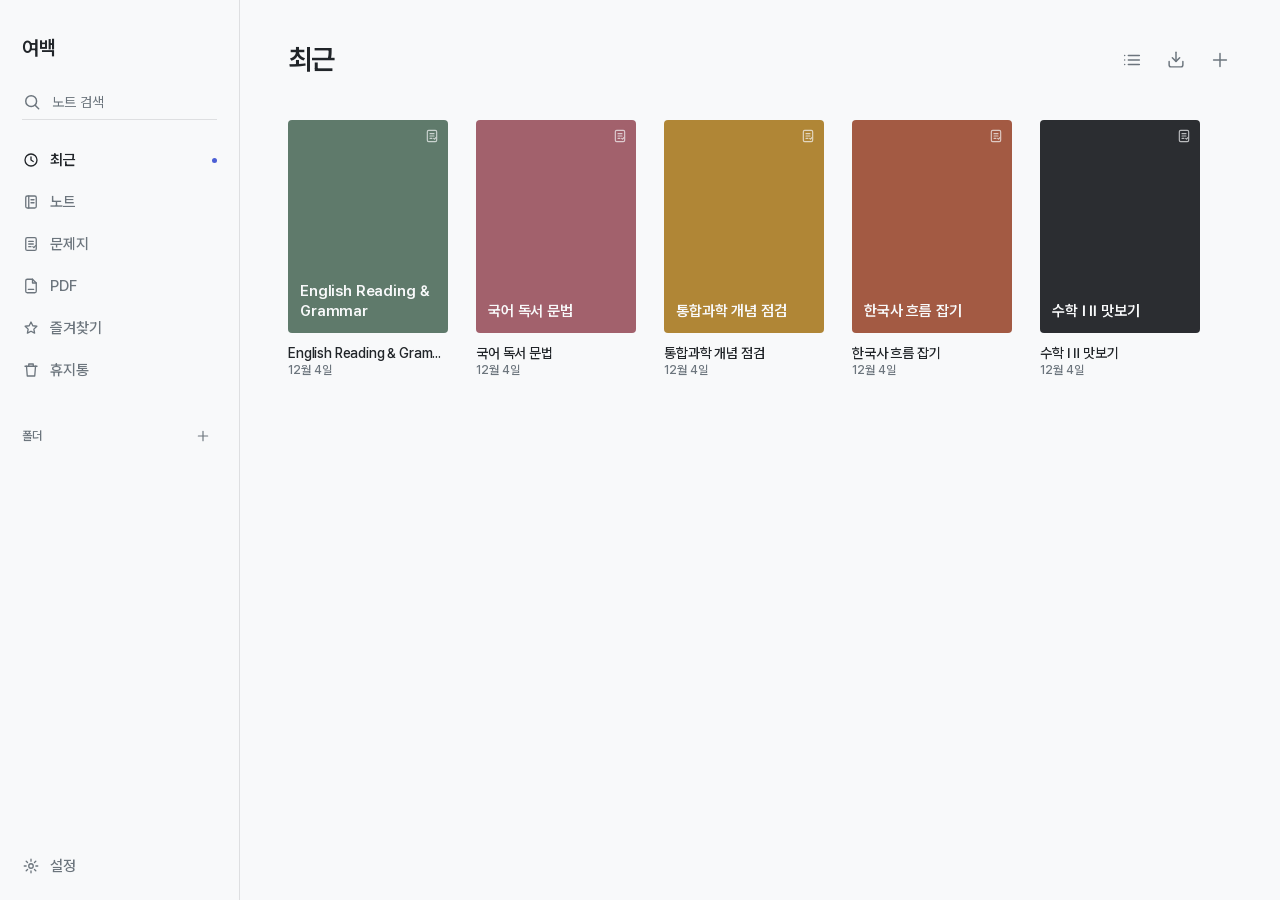
<file: index.html>
<!DOCTYPE html>
<html lang="ko" data-paper="white">
<head>
<meta charset="utf-8">
<meta name="viewport" content="width=device-width, initial-scale=1, maximum-scale=1, user-scalable=no, viewport-fit=cover">
<meta name="color-scheme" content="dark">
<title>여백 노트</title>
<script>
/* 첫 화면부터 다크 모드 (스타일이 뜨기 전에 흰 화면이 번쩍이지 않게) */
try { const s = JSON.parse(localStorage.getItem('yeobaek.v2.settings') || '{}');
  const dark = s.dark === 'on' || (s.dark === 'auto' && matchMedia('(prefers-color-scheme: dark)').matches) || (!s.dark && (s.theme === 'dark' || s.paper === 'dark'));
  if (dark) { document.documentElement.dataset.theme = 'dark'; document.documentElement.dataset.paper = 'dark'; document.documentElement.style.background = '#1d1e22'; }
} catch (e) {}
</script>
<link rel="stylesheet" href="vendor/pretendard/pretendardvariable-dynamic-subset.css">
<link rel="stylesheet" href="vendor/katex/katex.min.css">
<link rel="stylesheet" href="style.css">
<link rel="manifest" href="manifest.webmanifest">
<meta name="theme-color" content="#f8f9fa">
<meta name="mobile-web-app-capable" content="yes">
<meta name="apple-mobile-web-app-capable" content="yes">
<meta name="apple-mobile-web-app-title" content="여백">
<link rel="icon" type="image/png" sizes="192x192" href="icons/icon-192.png">
<link rel="apple-touch-icon" href="icons/apple-touch-icon.png">
</head>
<body>
<div id="app">

  <!-- 라이브러리 -->
  <section id="lib">
    <aside id="side" aria-label="사이드바"></aside>
    <div id="scrim"></div>
    <main id="libmain"></main>
    <input type="file" id="libfile" hidden>
  </section>

  <!-- 에디터 -->
  <section id="editor" hidden>
    <header id="chrome">
      <div class="r1">
        <div class="left">
          <button type="button" class="round" id="btn-back" aria-label="라이브러리로 돌아가기"><span id="ic-back"></span></button>
          <span class="sicon" id="ic-search" aria-hidden="true"></span>
          <input id="title" type="text" aria-label="문서 제목" maxlength="60" autocomplete="off">
        </div>
        <nav id="tabs" role="tablist" aria-label="메뉴">
          <span id="ind"></span>
          <button type="button" class="tab" role="tab" data-tab="home">Home</button>
          <button type="button" class="tab" role="tab" data-tab="draw">Draw</button>
          <button type="button" class="tab" role="tab" data-tab="view">View</button>
        </nav>
        <div class="right">
          <button type="button" class="round" id="btn-share" aria-label="공유"><span id="ic-share"></span></button>
          <button type="button" class="round" id="btn-more" aria-label="더 보기"><span id="ic-more"></span></button>
        </div>
      </div>
      <div class="r2">
        <div id="tools" role="toolbar" aria-label="도구"></div>
        <div id="tray" role="toolbar" aria-label="펜 트레이"></div>
      </div>
    </header>
    <button type="button" id="handle" aria-label="도구 막대 보이기"><span id="ic-more2"></span></button>
    <aside id="pagebar" aria-label="페이지 목록"></aside>
    <div id="edge" aria-hidden="true"></div>
    <div id="panes"></div>
    <div id="chip" role="status"></div>
    <div id="saved" role="status">저장됨</div>
  </section>
</div>
<div id="overlay"></div>

<script src="vendor/pdfjs/pdf.min.js"></script>
<script src="vendor/katex/katex.min.js"></script>
<script src="js/core.js"></script>
<script src="js/templates.js"></script>
<script src="js/engine.js"></script>
<script src="js/pull.js"></script>
<script src="js/pdf.js"></script>
<script src="js/editor.js"></script>
<script src="js/doctabs.js"></script>
<script src="js/quiz.js"></script>
<script src="js/samples.js"></script>
<script src="js/library.js"></script>
<script src="js/export.js"></script>
<script src="js/native.js"></script>
<script>
/* 설치형 앱: 서비스 워커로 오프라인 실행 (지원하지 않는 곳에서는 조용히 건너뜀) */
if ('serviceWorker' in navigator && location.protocol === 'https:') {
  window.addEventListener('load', () => {
    navigator.serviceWorker.register('sw.js').then(reg => {
      // 앱으로 돌아올 때마다 새 버전 확인
      document.addEventListener('visibilitychange', () => { if (document.visibilityState === 'visible') reg.update().catch(() => {}); });
    }).catch(() => {});
  });
  // 새 버전이 들어오면: 막 켠 참이거나 라이브러리에 있으면 바로, 필기 중이면 라이브러리로 나갈 때 바꿈
  let swapped = false;
  navigator.serviceWorker.addEventListener('controllerchange', () => {
    if (swapped) return;
    const ed = document.getElementById('editor');
    if (performance.now() < 8000 || ed.hidden) { swapped = true; location.reload(); }
    else window.Y && (Y.reloadLater = true);
  });
}
</script>
</body>
</html>
</file>
<file: vendor/pretendard/pretendardvariable-dynamic-subset.css>
/*
Copyright (c) 2021 Kil Hyung-jin, with Reserved Font Name Pretendard.
https://github.com/orioncactus/pretendard

This Font Software is licensed under the SIL Open Font License, Version 1.1.
This license is copied below, and is also available with a FAQ at:
http://scripts.sil.org/OFL
*/
/* [0] */
@font-face {
	font-family: 'Pretendard Variable';
	font-style: normal;
	font-display: swap;
	font-weight: 45 920;
	src: url(./woff2-dynamic-subset/PretendardVariable.subset.0.woff2) format('woff2-variations');
	unicode-range: U+f9ca-fa0b, U+ff03-ff05, U+ff07, U+ff0a-ff0b, U+ff0d-ff19, U+ff1b, U+ff1d, U+ff20-ff5b, U+ff5d, U+ffe0-ffe3, U+ffe5-ffe6;
}

/* [1] */
@font-face {
	font-family: 'Pretendard Variable';
	font-style: normal;
	font-display: swap;
	font-weight: 45 920;
	src: url(./woff2-dynamic-subset/PretendardVariable.subset.1.woff2) format('woff2-variations');
	unicode-range: U+d723-d728, U+d72a-d733, U+d735-d748, U+d74a-d74f, U+d752-d753, U+d755-d757, U+d75a-d75f, U+d762-d764, U+d766-d768, U+d76a-d76b, U+d76d-d76f, U+d771-d787, U+d789-d78b, U+d78d-d78f, U+d791-d797, U+d79a, U+d79c, U+d79e-d7a3, U+f900-f909, U+f90b-f92e;
}

/* [2] */
@font-face {
	font-family: 'Pretendard Variable';
	font-style: normal;
	font-display: swap;
	font-weight: 45 920;
	src: url(./woff2-dynamic-subset/PretendardVariable.subset.2.woff2) format('woff2-variations');
	unicode-range: U+d679-d68b, U+d68e-d69e, U+d6a0, U+d6a2-d6a7, U+d6a9-d6c3, U+d6c6-d6c7, U+d6c9-d6cb, U+d6cd-d6d3, U+d6d5-d6d6, U+d6d8-d6e3, U+d6e5-d6e7, U+d6e9-d6fb, U+d6fd-d717, U+d719-d71f, U+d721-d722;
}

/* [3] */
@font-face {
	font-family: 'Pretendard Variable';
	font-style: normal;
	font-display: swap;
	font-weight: 45 920;
	src: url(./woff2-dynamic-subset/PretendardVariable.subset.3.woff2) format('woff2-variations');
	unicode-range: U+d5bc-d5c7, U+d5ca-d5cb, U+d5cd-d5cf, U+d5d1-d5d7, U+d5d9-d5da, U+d5dc, U+d5de-d5e3, U+d5e6-d5e7, U+d5e9-d5eb, U+d5ed-d5f6, U+d5f8, U+d5fa-d5ff, U+d602-d603, U+d605-d607, U+d609-d60f, U+d612-d613, U+d616-d61b, U+d61d-d637, U+d63a-d63b, U+d63d-d63f, U+d641-d647, U+d64a-d64c, U+d64e-d653, U+d656-d657, U+d659-d65b, U+d65d-d666, U+d668, U+d66a-d678;
}

/* [4] */
@font-face {
	font-family: 'Pretendard Variable';
	font-style: normal;
	font-display: swap;
	font-weight: 45 920;
	src: url(./woff2-dynamic-subset/PretendardVariable.subset.4.woff2) format('woff2-variations');
	unicode-range: U+d507, U+d509-d50b, U+d50d-d513, U+d515-d53b, U+d53e-d53f, U+d541-d543, U+d545-d54c, U+d54e, U+d550, U+d552-d557, U+d55a-d55b, U+d55d-d55f, U+d561-d564, U+d566-d567, U+d56a, U+d56c, U+d56e-d573, U+d576-d577, U+d579-d583, U+d585-d586, U+d58a-d5a4, U+d5a6-d5bb;
}

/* [5] */
@font-face {
	font-family: 'Pretendard Variable';
	font-style: normal;
	font-display: swap;
	font-weight: 45 920;
	src: url(./woff2-dynamic-subset/PretendardVariable.subset.5.woff2) format('woff2-variations');
	unicode-range: U+d464-d477, U+d47a-d47b, U+d47d-d47f, U+d481-d487, U+d489-d48a, U+d48c, U+d48e-d4e7, U+d4e9-d503, U+d505-d506;
}

/* [6] */
@font-face {
	font-family: 'Pretendard Variable';
	font-style: normal;
	font-display: swap;
	font-weight: 45 920;
	src: url(./woff2-dynamic-subset/PretendardVariable.subset.6.woff2) format('woff2-variations');
	unicode-range: U+d3bf-d3c7, U+d3ca-d3cf, U+d3d1-d3eb, U+d3ee-d3ef, U+d3f1-d3f3, U+d3f5-d3fb, U+d3fd-d400, U+d402-d45b, U+d45d-d463;
}

/* [7] */
@font-face {
	font-family: 'Pretendard Variable';
	font-style: normal;
	font-display: swap;
	font-weight: 45 920;
	src: url(./woff2-dynamic-subset/PretendardVariable.subset.7.woff2) format('woff2-variations');
	unicode-range: U+d2ff, U+d302-d304, U+d306-d30b, U+d30f, U+d311-d313, U+d315-d31b, U+d31e, U+d322-d324, U+d326-d327, U+d32a-d32b, U+d32d-d32f, U+d331-d337, U+d339-d33c, U+d33e-d37b, U+d37e-d37f, U+d381-d383, U+d385-d38b, U+d38e-d390, U+d392-d397, U+d39a-d39b, U+d39d-d39f, U+d3a1-d3a7, U+d3a9-d3aa, U+d3ac, U+d3ae-d3b3, U+d3b5-d3b7, U+d3b9-d3bb, U+d3bd-d3be;
}

/* [8] */
@font-face {
	font-family: 'Pretendard Variable';
	font-style: normal;
	font-display: swap;
	font-weight: 45 920;
	src: url(./woff2-dynamic-subset/PretendardVariable.subset.8.woff2) format('woff2-variations');
	unicode-range: U+d257-d27f, U+d281-d29b, U+d29d-d29f, U+d2a1-d2ab, U+d2ad-d2b7, U+d2ba-d2bb, U+d2bd-d2bf, U+d2c1-d2c7, U+d2c9-d2ef, U+d2f2-d2f3, U+d2f5-d2f7, U+d2f9-d2fe;
}

/* [9] */
@font-face {
	font-family: 'Pretendard Variable';
	font-style: normal;
	font-display: swap;
	font-weight: 45 920;
	src: url(./woff2-dynamic-subset/PretendardVariable.subset.9.woff2) format('woff2-variations');
	unicode-range: U+d1b4, U+d1b6-d1f3, U+d1f5-d22b, U+d22e-d22f, U+d231-d233, U+d235-d23b, U+d23d-d240, U+d242-d256;
}

/* [10] */
@font-face {
	font-family: 'Pretendard Variable';
	font-style: normal;
	font-display: swap;
	font-weight: 45 920;
	src: url(./woff2-dynamic-subset/PretendardVariable.subset.10.woff2) format('woff2-variations');
	unicode-range: U+d105-d12f, U+d132-d133, U+d135-d137, U+d139-d13f, U+d141-d142, U+d144, U+d146-d14b, U+d14e-d14f, U+d151-d153, U+d155-d15b, U+d15e-d187, U+d189-d19f, U+d1a2-d1a3, U+d1a5-d1a7, U+d1a9-d1af, U+d1b2-d1b3;
}

/* [11] */
@font-face {
	font-family: 'Pretendard Variable';
	font-style: normal;
	font-display: swap;
	font-weight: 45 920;
	src: url(./woff2-dynamic-subset/PretendardVariable.subset.11.woff2) format('woff2-variations');
	unicode-range: U+d04b-d04f, U+d051-d057, U+d059-d06b, U+d06d-d06f, U+d071-d073, U+d075-d07b, U+d07e-d0a3, U+d0a6-d0a7, U+d0a9-d0ab, U+d0ad-d0b3, U+d0b6, U+d0b8, U+d0ba-d0bf, U+d0c2-d0c3, U+d0c5-d0c7, U+d0c9-d0cf, U+d0d2, U+d0d6-d0db, U+d0de-d0df, U+d0e1-d0e3, U+d0e5-d0eb, U+d0ee-d0f0, U+d0f2-d104;
}

/* [12] */
@font-face {
	font-family: 'Pretendard Variable';
	font-style: normal;
	font-display: swap;
	font-weight: 45 920;
	src: url(./woff2-dynamic-subset/PretendardVariable.subset.12.woff2) format('woff2-variations');
	unicode-range: U+cfa2-cfc3, U+cfc5-cfdf, U+cfe2-cfe3, U+cfe5-cfe7, U+cfe9-cff4, U+cff6-cffb, U+cffd-cfff, U+d001-d003, U+d005-d017, U+d019-d033, U+d036-d037, U+d039-d03b, U+d03d-d04a;
}

/* [13] */
@font-face {
	font-family: 'Pretendard Variable';
	font-style: normal;
	font-display: swap;
	font-weight: 45 920;
	src: url(./woff2-dynamic-subset/PretendardVariable.subset.13.woff2) format('woff2-variations');
	unicode-range: U+cef0-cef3, U+cef6, U+cef9-ceff, U+cf01-cf03, U+cf05-cf07, U+cf09-cf0f, U+cf11-cf12, U+cf14-cf1b, U+cf1d-cf1f, U+cf21-cf2f, U+cf31-cf53, U+cf56-cf57, U+cf59-cf5b, U+cf5d-cf63, U+cf66, U+cf68, U+cf6a-cf6f, U+cf71-cf84, U+cf86-cf8b, U+cf8d-cfa1;
}

/* [14] */
@font-face {
	font-family: 'Pretendard Variable';
	font-style: normal;
	font-display: swap;
	font-weight: 45 920;
	src: url(./woff2-dynamic-subset/PretendardVariable.subset.14.woff2) format('woff2-variations');
	unicode-range: U+ce3c-ce57, U+ce5a-ce5b, U+ce5d-ce5f, U+ce61-ce67, U+ce6a, U+ce6c, U+ce6e-ce73, U+ce76-ce77, U+ce79-ce7b, U+ce7d-ce83, U+ce85-ce88, U+ce8a-ce8f, U+ce91-ce93, U+ce95-ce97, U+ce99-ce9f, U+cea2, U+cea4-ceab, U+cead-cee3, U+cee6-cee7, U+cee9-ceeb, U+ceed-ceef;
}

/* [15] */
@font-face {
	font-family: 'Pretendard Variable';
	font-style: normal;
	font-display: swap;
	font-weight: 45 920;
	src: url(./woff2-dynamic-subset/PretendardVariable.subset.15.woff2) format('woff2-variations');
	unicode-range: U+cd92-cd93, U+cd96-cd97, U+cd99-cd9b, U+cd9d-cda3, U+cda6-cda8, U+cdaa-cdaf, U+cdb1-cdc3, U+cdc5-cdcb, U+cdcd-cde7, U+cde9-ce03, U+ce05-ce1f, U+ce22-ce34, U+ce36-ce3b;
}

/* [16] */
@font-face {
	font-family: 'Pretendard Variable';
	font-style: normal;
	font-display: swap;
	font-weight: 45 920;
	src: url(./woff2-dynamic-subset/PretendardVariable.subset.16.woff2) format('woff2-variations');
	unicode-range: U+ccef-cd07, U+cd0a-cd0b, U+cd0d-cd1a, U+cd1c, U+cd1e-cd2b, U+cd2d-cd5b, U+cd5d-cd77, U+cd79-cd91;
}

/* [17] */
@font-face {
	font-family: 'Pretendard Variable';
	font-style: normal;
	font-display: swap;
	font-weight: 45 920;
	src: url(./woff2-dynamic-subset/PretendardVariable.subset.17.woff2) format('woff2-variations');
	unicode-range: U+cc3f-cc43, U+cc46-cc47, U+cc49-cc4b, U+cc4d-cc53, U+cc55-cc58, U+cc5a-cc5f, U+cc61-cc97, U+cc9a-cc9b, U+cc9d-cc9f, U+cca1-cca7, U+ccaa, U+ccac, U+ccae-ccb3, U+ccb6-ccb7, U+ccb9-ccbb, U+ccbd-cccf, U+ccd1-cce3, U+cce5-ccee;
}

/* [18] */
@font-face {
	font-family: 'Pretendard Variable';
	font-style: normal;
	font-display: swap;
	font-weight: 45 920;
	src: url(./woff2-dynamic-subset/PretendardVariable.subset.18.woff2) format('woff2-variations');
	unicode-range: U+cb91-cbd3, U+cbd5-cbe3, U+cbe5-cc0b, U+cc0e-cc0f, U+cc11-cc13, U+cc15-cc1b, U+cc1d-cc20, U+cc23-cc27, U+cc2a-cc2b, U+cc2d, U+cc2f, U+cc31-cc37, U+cc3a, U+cc3c;
}

/* [19] */
@font-face {
	font-family: 'Pretendard Variable';
	font-style: normal;
	font-display: swap;
	font-weight: 45 920;
	src: url(./woff2-dynamic-subset/PretendardVariable.subset.19.woff2) format('woff2-variations');
	unicode-range: U+caf4-cb47, U+cb4a-cb90;
}

/* [20] */
@font-face {
	font-family: 'Pretendard Variable';
	font-style: normal;
	font-display: swap;
	font-weight: 45 920;
	src: url(./woff2-dynamic-subset/PretendardVariable.subset.20.woff2) format('woff2-variations');
	unicode-range: U+ca4a-ca4b, U+ca4e-ca4f, U+ca51-ca53, U+ca55-ca5b, U+ca5d-ca60, U+ca62-ca83, U+ca85-cabb, U+cabe-cabf, U+cac1-cac3, U+cac5-cacb, U+cacd-cad0, U+cad2, U+cad4-cad8, U+cada-caf3;
}

/* [21] */
@font-face {
	font-family: 'Pretendard Variable';
	font-style: normal;
	font-display: swap;
	font-weight: 45 920;
	src: url(./woff2-dynamic-subset/PretendardVariable.subset.21.woff2) format('woff2-variations');
	unicode-range: U+c996-c997, U+c99a-c99c, U+c99e-c9bf, U+c9c2-c9c3, U+c9c5-c9c7, U+c9c9-c9cf, U+c9d2, U+c9d4, U+c9d7-c9d8, U+c9db, U+c9de-c9df, U+c9e1-c9e3, U+c9e5-c9e6, U+c9e8-c9eb, U+c9ee-c9f0, U+c9f2-c9f7, U+c9f9-ca0b, U+ca0d-ca28, U+ca2a-ca49;
}

/* [22] */
@font-face {
	font-family: 'Pretendard Variable';
	font-style: normal;
	font-display: swap;
	font-weight: 45 920;
	src: url(./woff2-dynamic-subset/PretendardVariable.subset.22.woff2) format('woff2-variations');
	unicode-range: U+c8e9-c8f4, U+c8f6-c8fb, U+c8fe-c8ff, U+c901-c903, U+c905-c90b, U+c90e-c910, U+c912-c917, U+c919-c92b, U+c92d-c94f, U+c951-c953, U+c955-c96b, U+c96d-c973, U+c975-c987, U+c98a-c98b, U+c98d-c98f, U+c991-c995;
}

/* [23] */
@font-face {
	font-family: 'Pretendard Variable';
	font-style: normal;
	font-display: swap;
	font-weight: 45 920;
	src: url(./woff2-dynamic-subset/PretendardVariable.subset.23.woff2) format('woff2-variations');
	unicode-range: U+c841-c84b, U+c84d-c86f, U+c872-c873, U+c875-c877, U+c879-c87f, U+c882-c884, U+c887-c88a, U+c88d-c8c3, U+c8c5-c8df, U+c8e1-c8e8;
}

/* [24] */
@font-face {
	font-family: 'Pretendard Variable';
	font-style: normal;
	font-display: swap;
	font-weight: 45 920;
	src: url(./woff2-dynamic-subset/PretendardVariable.subset.24.woff2) format('woff2-variations');
	unicode-range: U+c779-c77b, U+c77e-c782, U+c786, U+c78b, U+c78d, U+c78f, U+c792-c793, U+c795, U+c797, U+c799-c79f, U+c7a2, U+c7a7-c7ab, U+c7ae-c7bb, U+c7bd-c7c0, U+c7c2-c7c7, U+c7c9-c7dc, U+c7de-c7ff, U+c802-c803, U+c805-c807, U+c809, U+c80b-c80f, U+c812, U+c814, U+c817-c81b, U+c81e-c81f, U+c821-c823, U+c825-c82e, U+c830-c837, U+c839-c83b, U+c83d-c840;
}

/* [25] */
@font-face {
	font-family: 'Pretendard Variable';
	font-style: normal;
	font-display: swap;
	font-weight: 45 920;
	src: url(./woff2-dynamic-subset/PretendardVariable.subset.25.woff2) format('woff2-variations');
	unicode-range: U+c6bb-c6bf, U+c6c2, U+c6c4, U+c6c6-c6cb, U+c6ce-c6cf, U+c6d1-c6d3, U+c6d5-c6db, U+c6dd-c6df, U+c6e1-c6e7, U+c6e9-c6eb, U+c6ed-c6ef, U+c6f1-c6f8, U+c6fa-c703, U+c705-c707, U+c709-c70b, U+c70d-c716, U+c718, U+c71a-c71f, U+c722-c723, U+c725-c727, U+c729-c734, U+c736-c73b, U+c73e-c73f, U+c741-c743, U+c745-c74b, U+c74e-c750, U+c752-c757, U+c759-c773, U+c776-c777;
}

/* [26] */
@font-face {
	font-family: 'Pretendard Variable';
	font-style: normal;
	font-display: swap;
	font-weight: 45 920;
	src: url(./woff2-dynamic-subset/PretendardVariable.subset.26.woff2) format('woff2-variations');
	unicode-range: U+c5f5-c5fb, U+c5fe, U+c602-c605, U+c607, U+c609-c60f, U+c611-c61a, U+c61c-c623, U+c626-c627, U+c629-c62b, U+c62d, U+c62f-c632, U+c636, U+c638, U+c63a-c63f, U+c642-c643, U+c645-c647, U+c649-c652, U+c656-c65b, U+c65d-c65f, U+c661-c663, U+c665-c677, U+c679-c67b, U+c67d-c693, U+c696-c697, U+c699-c69b, U+c69d-c6a3, U+c6a6, U+c6a8, U+c6aa-c6af, U+c6b2-c6b3, U+c6b5-c6b7, U+c6b9-c6ba;
}

/* [27] */
@font-face {
	font-family: 'Pretendard Variable';
	font-style: normal;
	font-display: swap;
	font-weight: 45 920;
	src: url(./woff2-dynamic-subset/PretendardVariable.subset.27.woff2) format('woff2-variations');
	unicode-range: U+c517-c527, U+c52a-c52b, U+c52d-c52f, U+c531-c538, U+c53a, U+c53c, U+c53e-c543, U+c546-c547, U+c54b, U+c54d-c552, U+c556, U+c55a-c55b, U+c55d, U+c55f, U+c562-c563, U+c565-c567, U+c569-c56f, U+c572, U+c574, U+c576-c57b, U+c57e-c57f, U+c581-c583, U+c585-c586, U+c588-c58b, U+c58e, U+c590, U+c592-c596, U+c599-c5b3, U+c5b6-c5b7, U+c5ba, U+c5be-c5c3, U+c5ca-c5cb, U+c5cd, U+c5cf, U+c5d2-c5d3, U+c5d5-c5d7, U+c5d9-c5df, U+c5e1-c5e2, U+c5e4, U+c5e6-c5eb, U+c5ef, U+c5f1-c5f3;
}

/* [28] */
@font-face {
	font-family: 'Pretendard Variable';
	font-style: normal;
	font-display: swap;
	font-weight: 45 920;
	src: url(./woff2-dynamic-subset/PretendardVariable.subset.28.woff2) format('woff2-variations');
	unicode-range: U+c475-c4ef, U+c4f2-c4f3, U+c4f5-c4f7, U+c4f9-c4ff, U+c502-c50b, U+c50d-c516;
}

/* [29] */
@font-face {
	font-family: 'Pretendard Variable';
	font-style: normal;
	font-display: swap;
	font-weight: 45 920;
	src: url(./woff2-dynamic-subset/PretendardVariable.subset.29.woff2) format('woff2-variations');
	unicode-range: U+c3d0-c3d7, U+c3da-c3db, U+c3dd-c3de, U+c3e1-c3ec, U+c3ee-c3f3, U+c3f5-c42b, U+c42d-c463, U+c466-c474;
}

/* [30] */
@font-face {
	font-family: 'Pretendard Variable';
	font-style: normal;
	font-display: swap;
	font-weight: 45 920;
	src: url(./woff2-dynamic-subset/PretendardVariable.subset.30.woff2) format('woff2-variations');
	unicode-range: U+c32b-c367, U+c36a-c36b, U+c36d-c36f, U+c371-c377, U+c37a-c37b, U+c37e-c383, U+c385-c387, U+c389-c3cf;
}

/* [31] */
@font-face {
	font-family: 'Pretendard Variable';
	font-style: normal;
	font-display: swap;
	font-weight: 45 920;
	src: url(./woff2-dynamic-subset/PretendardVariable.subset.31.woff2) format('woff2-variations');
	unicode-range: U+c26a-c26b, U+c26d-c26f, U+c271-c273, U+c275-c27b, U+c27e-c287, U+c289-c28f, U+c291-c297, U+c299-c29a, U+c29c-c2a3, U+c2a5-c2a7, U+c2a9-c2ab, U+c2ad-c2b3, U+c2b6, U+c2b8, U+c2ba-c2bb, U+c2bd-c2db, U+c2de-c2df, U+c2e1-c2e2, U+c2e5-c2ea, U+c2ee, U+c2f0, U+c2f2-c2f5, U+c2f7, U+c2fa-c2fb, U+c2fd-c2ff, U+c301-c307, U+c309-c30c, U+c30e-c312, U+c315-c323, U+c325-c328, U+c32a;
}

/* [32] */
@font-face {
	font-family: 'Pretendard Variable';
	font-style: normal;
	font-display: swap;
	font-weight: 45 920;
	src: url(./woff2-dynamic-subset/PretendardVariable.subset.32.woff2) format('woff2-variations');
	unicode-range: U+c1bc-c1c3, U+c1c5-c1df, U+c1e1-c1fb, U+c1fd-c203, U+c205-c20c, U+c20e, U+c210-c217, U+c21a-c21b, U+c21d-c21e, U+c221-c227, U+c229-c22a, U+c22c, U+c22e, U+c230, U+c233-c24f, U+c251-c257, U+c259-c269;
}

/* [33] */
@font-face {
	font-family: 'Pretendard Variable';
	font-style: normal;
	font-display: swap;
	font-weight: 45 920;
	src: url(./woff2-dynamic-subset/PretendardVariable.subset.33.woff2) format('woff2-variations');
	unicode-range: U+c101-c11b, U+c11f, U+c121-c123, U+c125-c12b, U+c12e, U+c132-c137, U+c13a-c13b, U+c13d-c13f, U+c141-c147, U+c14a, U+c14c-c153, U+c155-c157, U+c159-c15b, U+c15d-c166, U+c169-c16f, U+c171-c177, U+c179-c18b, U+c18e-c18f, U+c191-c193, U+c195-c19b, U+c19d-c19e, U+c1a0, U+c1a2-c1a4, U+c1a6-c1bb;
}

/* [34] */
@font-face {
	font-family: 'Pretendard Variable';
	font-style: normal;
	font-display: swap;
	font-weight: 45 920;
	src: url(./woff2-dynamic-subset/PretendardVariable.subset.34.woff2) format('woff2-variations');
	unicode-range: U+c049-c057, U+c059-c05b, U+c05d-c05f, U+c061-c067, U+c069-c08f, U+c091-c0ab, U+c0ae-c0af, U+c0b1-c0b3, U+c0b5, U+c0b7-c0bb, U+c0be, U+c0c2-c0c7, U+c0ca-c0cb, U+c0cd-c0cf, U+c0d1-c0d7, U+c0d9-c0da, U+c0dc, U+c0de-c0e3, U+c0e5-c0eb, U+c0ed-c0f3, U+c0f6, U+c0f8, U+c0fa-c0ff;
}

/* [35] */
@font-face {
	font-family: 'Pretendard Variable';
	font-style: normal;
	font-display: swap;
	font-weight: 45 920;
	src: url(./woff2-dynamic-subset/PretendardVariable.subset.35.woff2) format('woff2-variations');
	unicode-range: U+bfa7-bfaf, U+bfb1-bfc4, U+bfc6-bfcb, U+bfce-bfcf, U+bfd1-bfd3, U+bfd5-bfdb, U+bfdd-c048;
}

/* [36] */
@font-face {
	font-family: 'Pretendard Variable';
	font-style: normal;
	font-display: swap;
	font-weight: 45 920;
	src: url(./woff2-dynamic-subset/PretendardVariable.subset.36.woff2) format('woff2-variations');
	unicode-range: U+bf07, U+bf09-bf3f, U+bf41-bf4f, U+bf52-bf54, U+bf56-bfa6;
}

/* [37] */
@font-face {
	font-family: 'Pretendard Variable';
	font-style: normal;
	font-display: swap;
	font-weight: 45 920;
	src: url(./woff2-dynamic-subset/PretendardVariable.subset.37.woff2) format('woff2-variations');
	unicode-range: U+be56, U+be58, U+be5c-be5f, U+be62-be63, U+be65-be67, U+be69-be74, U+be76-be7b, U+be7e-be7f, U+be81-be8e, U+be90, U+be92-bea7, U+bea9-becf, U+bed2-bed3, U+bed5-bed6, U+bed9-bee3, U+bee6-bf06;
}

/* [38] */
@font-face {
	font-family: 'Pretendard Variable';
	font-style: normal;
	font-display: swap;
	font-weight: 45 920;
	src: url(./woff2-dynamic-subset/PretendardVariable.subset.38.woff2) format('woff2-variations');
	unicode-range: U+bdb0-bdd3, U+bdd5-bdef, U+bdf1-be0b, U+be0d-be0f, U+be11-be13, U+be15-be43, U+be46-be47, U+be49-be4b, U+be4d-be53;
}

/* [39] */
@font-face {
	font-family: 'Pretendard Variable';
	font-style: normal;
	font-display: swap;
	font-weight: 45 920;
	src: url(./woff2-dynamic-subset/PretendardVariable.subset.39.woff2) format('woff2-variations');
	unicode-range: U+bd03, U+bd06, U+bd08, U+bd0a-bd0f, U+bd11-bd22, U+bd25-bd47, U+bd49-bd58, U+bd5a-bd7f, U+bd82-bd83, U+bd85-bd87, U+bd8a-bd8f, U+bd91-bd92, U+bd94, U+bd96-bd98, U+bd9a-bdaf;
}

/* [40] */
@font-face {
	font-family: 'Pretendard Variable';
	font-style: normal;
	font-display: swap;
	font-weight: 45 920;
	src: url(./woff2-dynamic-subset/PretendardVariable.subset.40.woff2) format('woff2-variations');
	unicode-range: U+bc4e-bc83, U+bc86-bc87, U+bc89-bc8b, U+bc8d-bc93, U+bc96, U+bc98, U+bc9b-bc9f, U+bca2-bca3, U+bca5-bca7, U+bca9-bcb2, U+bcb4-bcbb, U+bcbe-bcbf, U+bcc1-bcc3, U+bcc5-bccc, U+bcce-bcd0, U+bcd2-bcd4, U+bcd6-bcf3, U+bcf7, U+bcf9-bcfb, U+bcfd-bd02;
}

/* [41] */
@font-face {
	font-family: 'Pretendard Variable';
	font-style: normal;
	font-display: swap;
	font-weight: 45 920;
	src: url(./woff2-dynamic-subset/PretendardVariable.subset.41.woff2) format('woff2-variations');
	unicode-range: U+bb90-bba3, U+bba5-bbab, U+bbad-bbbf, U+bbc1-bbf7, U+bbfa-bbfb, U+bbfd-bbfe, U+bc01-bc07, U+bc09-bc0a, U+bc0e, U+bc10, U+bc12-bc13, U+bc17, U+bc19-bc1a, U+bc1e, U+bc20-bc23, U+bc26, U+bc28, U+bc2a-bc2c, U+bc2e-bc2f, U+bc32-bc33, U+bc35-bc37, U+bc39-bc3f, U+bc41-bc42, U+bc44, U+bc46-bc48, U+bc4a-bc4d;
}

/* [42] */
@font-face {
	font-family: 'Pretendard Variable';
	font-style: normal;
	font-display: swap;
	font-weight: 45 920;
	src: url(./woff2-dynamic-subset/PretendardVariable.subset.42.woff2) format('woff2-variations');
	unicode-range: U+bae6-bafb, U+bafd-bb17, U+bb19-bb33, U+bb37, U+bb39-bb3a, U+bb3d-bb43, U+bb45-bb46, U+bb48, U+bb4a-bb4f, U+bb51-bb53, U+bb55-bb57, U+bb59-bb62, U+bb64-bb8f;
}

/* [43] */
@font-face {
	font-family: 'Pretendard Variable';
	font-style: normal;
	font-display: swap;
	font-weight: 45 920;
	src: url(./woff2-dynamic-subset/PretendardVariable.subset.43.woff2) format('woff2-variations');
	unicode-range: U+ba30-ba37, U+ba3a-ba3b, U+ba3d-ba3f, U+ba41-ba47, U+ba49-ba4a, U+ba4c, U+ba4e-ba53, U+ba56-ba57, U+ba59-ba5b, U+ba5d-ba63, U+ba65-ba66, U+ba68-ba6f, U+ba71-ba73, U+ba75-ba77, U+ba79-ba84, U+ba86, U+ba88-baa7, U+baaa, U+baad-baaf, U+bab1-bab7, U+baba, U+babc, U+babe-bae5;
}

/* [44] */
@font-face {
	font-family: 'Pretendard Variable';
	font-style: normal;
	font-display: swap;
	font-weight: 45 920;
	src: url(./woff2-dynamic-subset/PretendardVariable.subset.44.woff2) format('woff2-variations');
	unicode-range: U+b96e-b973, U+b976-b977, U+b979-b97b, U+b97d-b983, U+b986, U+b988, U+b98a-b98d, U+b98f-b9ab, U+b9ae-b9af, U+b9b1-b9b3, U+b9b5-b9bb, U+b9be, U+b9c0, U+b9c2-b9c7, U+b9ca-b9cb, U+b9cd, U+b9d2-b9d7, U+b9da, U+b9dc, U+b9df-b9e0, U+b9e2, U+b9e6-b9e7, U+b9e9-b9f3, U+b9f6, U+b9f8, U+b9fb-ba2f;
}

/* [45] */
@font-face {
	font-family: 'Pretendard Variable';
	font-style: normal;
	font-display: swap;
	font-weight: 45 920;
	src: url(./woff2-dynamic-subset/PretendardVariable.subset.45.woff2) format('woff2-variations');
	unicode-range: U+b8bf-b8cb, U+b8cd-b8e0, U+b8e2-b8e7, U+b8ea-b8eb, U+b8ed-b8ef, U+b8f1-b8f7, U+b8fa, U+b8fc, U+b8fe-b903, U+b905-b917, U+b919-b91f, U+b921-b93b, U+b93d-b957, U+b95a-b95b, U+b95d-b95f, U+b961-b967, U+b969-b96c;
}

/* [46] */
@font-face {
	font-family: 'Pretendard Variable';
	font-style: normal;
	font-display: swap;
	font-weight: 45 920;
	src: url(./woff2-dynamic-subset/PretendardVariable.subset.46.woff2) format('woff2-variations');
	unicode-range: U+b80d-b80f, U+b811-b817, U+b81a, U+b81c-b823, U+b826-b827, U+b829-b82b, U+b82d-b833, U+b836, U+b83a-b83f, U+b841-b85b, U+b85e-b85f, U+b861-b863, U+b865-b86b, U+b86e, U+b870, U+b872-b8af, U+b8b1-b8be;
}

/* [47] */
@font-face {
	font-family: 'Pretendard Variable';
	font-style: normal;
	font-display: swap;
	font-weight: 45 920;
	src: url(./woff2-dynamic-subset/PretendardVariable.subset.47.woff2) format('woff2-variations');
	unicode-range: U+b74d-b75f, U+b761-b763, U+b765-b774, U+b776-b77b, U+b77e-b77f, U+b781-b783, U+b785-b78b, U+b78e, U+b792-b796, U+b79a-b79b, U+b79d-b7a7, U+b7aa, U+b7ae-b7b3, U+b7b6-b7c8, U+b7ca-b7eb, U+b7ee-b7ef, U+b7f1-b7f3, U+b7f5-b7fb, U+b7fe, U+b802-b806, U+b80a-b80b;
}

/* [48] */
@font-face {
	font-family: 'Pretendard Variable';
	font-style: normal;
	font-display: swap;
	font-weight: 45 920;
	src: url(./woff2-dynamic-subset/PretendardVariable.subset.48.woff2) format('woff2-variations');
	unicode-range: U+b6a7-b6aa, U+b6ac-b6b0, U+b6b2-b6ef, U+b6f1-b727, U+b72a-b72b, U+b72d-b72e, U+b731-b737, U+b739-b73a, U+b73c-b743, U+b745-b74c;
}

/* [49] */
@font-face {
	font-family: 'Pretendard Variable';
	font-style: normal;
	font-display: swap;
	font-weight: 45 920;
	src: url(./woff2-dynamic-subset/PretendardVariable.subset.49.woff2) format('woff2-variations');
	unicode-range: U+b605-b60f, U+b612-b617, U+b619-b624, U+b626-b69b, U+b69e-b6a3, U+b6a5-b6a6;
}

/* [50] */
@font-face {
	font-family: 'Pretendard Variable';
	font-style: normal;
	font-display: swap;
	font-weight: 45 920;
	src: url(./woff2-dynamic-subset/PretendardVariable.subset.50.woff2) format('woff2-variations');
	unicode-range: U+b55f, U+b562-b583, U+b585-b59f, U+b5a2-b5a3, U+b5a5-b5a7, U+b5a9-b5b2, U+b5b5-b5ba, U+b5bd-b604;
}

/* [51] */
@font-face {
	font-family: 'Pretendard Variable';
	font-style: normal;
	font-display: swap;
	font-weight: 45 920;
	src: url(./woff2-dynamic-subset/PretendardVariable.subset.51.woff2) format('woff2-variations');
	unicode-range: U+b4a5-b4b6, U+b4b8-b4bf, U+b4c1-b4c7, U+b4c9-b4db, U+b4de-b4df, U+b4e1-b4e2, U+b4e5-b4eb, U+b4ee, U+b4f0, U+b4f2-b513, U+b516-b517, U+b519-b51a, U+b51d-b523, U+b526, U+b528, U+b52b-b52f, U+b532-b533, U+b535-b537, U+b539-b53f, U+b541-b544, U+b546-b54b, U+b54d-b54f, U+b551-b55b, U+b55d-b55e;
}

/* [52] */
@font-face {
	font-family: 'Pretendard Variable';
	font-style: normal;
	font-display: swap;
	font-weight: 45 920;
	src: url(./woff2-dynamic-subset/PretendardVariable.subset.52.woff2) format('woff2-variations');
	unicode-range: U+b3f8-b3fb, U+b3fd-b40f, U+b411-b417, U+b419-b41b, U+b41d-b41f, U+b421-b427, U+b42a-b42b, U+b42d-b44f, U+b452-b453, U+b455-b457, U+b459-b45f, U+b462-b464, U+b466-b46b, U+b46d-b47f, U+b481-b4a3;
}

/* [53] */
@font-face {
	font-family: 'Pretendard Variable';
	font-style: normal;
	font-display: swap;
	font-weight: 45 920;
	src: url(./woff2-dynamic-subset/PretendardVariable.subset.53.woff2) format('woff2-variations');
	unicode-range: U+b342-b353, U+b356-b357, U+b359-b35b, U+b35d-b35e, U+b360-b363, U+b366, U+b368, U+b36a-b36d, U+b36f, U+b372-b373, U+b375-b377, U+b379-b37f, U+b381-b382, U+b384, U+b386-b38b, U+b38d-b3c3, U+b3c6-b3c7, U+b3c9-b3ca, U+b3cd-b3d3, U+b3d6, U+b3d8, U+b3da-b3f7;
}

/* [54] */
@font-face {
	font-family: 'Pretendard Variable';
	font-style: normal;
	font-display: swap;
	font-weight: 45 920;
	src: url(./woff2-dynamic-subset/PretendardVariable.subset.54.woff2) format('woff2-variations');
	unicode-range: U+b27c-b283, U+b285-b28f, U+b292-b293, U+b295-b297, U+b29a-b29f, U+b2a1-b2a4, U+b2a7-b2a9, U+b2ab, U+b2ad-b2c7, U+b2ca-b2cb, U+b2cd-b2cf, U+b2d1-b2d7, U+b2da, U+b2dc, U+b2de-b2e3, U+b2e7, U+b2e9-b2ea, U+b2ef-b2f3, U+b2f6, U+b2f8, U+b2fa-b2fb, U+b2fd-b2fe, U+b302-b303, U+b305-b307, U+b309-b30f, U+b312, U+b316-b31b, U+b31d-b341;
}

/* [55] */
@font-face {
	font-family: 'Pretendard Variable';
	font-style: normal;
	font-display: swap;
	font-weight: 45 920;
	src: url(./woff2-dynamic-subset/PretendardVariable.subset.55.woff2) format('woff2-variations');
	unicode-range: U+b1d6-b1e7, U+b1e9-b1fc, U+b1fe-b203, U+b206-b207, U+b209-b20b, U+b20d-b213, U+b216-b21f, U+b221-b257, U+b259-b273, U+b275-b27b;
}

/* [56] */
@font-face {
	font-family: 'Pretendard Variable';
	font-style: normal;
	font-display: swap;
	font-weight: 45 920;
	src: url(./woff2-dynamic-subset/PretendardVariable.subset.56.woff2) format('woff2-variations');
	unicode-range: U+b120-b122, U+b126-b127, U+b129-b12b, U+b12d-b133, U+b136, U+b138, U+b13a-b13f, U+b142-b143, U+b145-b14f, U+b151-b153, U+b156-b157, U+b159-b177, U+b17a-b17b, U+b17d-b17f, U+b181-b187, U+b189-b18c, U+b18e-b191, U+b195-b1a7, U+b1a9-b1cb, U+b1cd-b1d5;
}

/* [57] */
@font-face {
	font-family: 'Pretendard Variable';
	font-style: normal;
	font-display: swap;
	font-weight: 45 920;
	src: url(./woff2-dynamic-subset/PretendardVariable.subset.57.woff2) format('woff2-variations');
	unicode-range: U+b05f-b07b, U+b07e-b07f, U+b081-b083, U+b085-b08b, U+b08d-b097, U+b09b, U+b09d-b09f, U+b0a2-b0a7, U+b0aa, U+b0b0, U+b0b2, U+b0b6-b0b7, U+b0b9-b0bb, U+b0bd-b0c3, U+b0c6-b0c7, U+b0ca-b0cf, U+b0d1-b0df, U+b0e1-b0e4, U+b0e6-b107, U+b10a-b10b, U+b10d-b10f, U+b111-b112, U+b114-b117, U+b119-b11a, U+b11c-b11f;
}

/* [58] */
@font-face {
	font-family: 'Pretendard Variable';
	font-style: normal;
	font-display: swap;
	font-weight: 45 920;
	src: url(./woff2-dynamic-subset/PretendardVariable.subset.58.woff2) format('woff2-variations');
	unicode-range: U+afac-afb7, U+afba-afbb, U+afbd-afbf, U+afc1-afc6, U+afca-afcc, U+afce-afd3, U+afd5-afe7, U+afe9-afef, U+aff1-b00b, U+b00d-b00f, U+b011-b013, U+b015-b01b, U+b01d-b027, U+b029-b043, U+b045-b047, U+b049, U+b04b, U+b04d-b052, U+b055-b056, U+b058-b05c, U+b05e;
}

/* [59] */
@font-face {
	font-family: 'Pretendard Variable';
	font-style: normal;
	font-display: swap;
	font-weight: 45 920;
	src: url(./woff2-dynamic-subset/PretendardVariable.subset.59.woff2) format('woff2-variations');
	unicode-range: U+af03-af07, U+af09-af2b, U+af2e-af33, U+af35-af3b, U+af3e-af40, U+af44-af47, U+af4a-af5c, U+af5e-af63, U+af65-af7f, U+af81-afab;
}

/* [60] */
@font-face {
	font-family: 'Pretendard Variable';
	font-style: normal;
	font-display: swap;
	font-weight: 45 920;
	src: url(./woff2-dynamic-subset/PretendardVariable.subset.60.woff2) format('woff2-variations');
	unicode-range: U+ae56-ae5b, U+ae5e-ae60, U+ae62-ae64, U+ae66-ae67, U+ae69-ae6b, U+ae6d-ae83, U+ae85-aebb, U+aebf, U+aec1-aec3, U+aec5-aecb, U+aece, U+aed0, U+aed2-aed7, U+aed9-aef3, U+aef5-af02;
}

/* [61] */
@font-face {
	font-family: 'Pretendard Variable';
	font-style: normal;
	font-display: swap;
	font-weight: 45 920;
	src: url(./woff2-dynamic-subset/PretendardVariable.subset.61.woff2) format('woff2-variations');
	unicode-range: U+ad9c-ada3, U+ada5-adbf, U+adc1-adc3, U+adc5-adc7, U+adc9-add2, U+add4-addb, U+addd-addf, U+ade1-ade3, U+ade5-adf7, U+adfa-adfb, U+adfd-adff, U+ae02-ae07, U+ae0a, U+ae0c, U+ae0e-ae13, U+ae15-ae2f, U+ae31-ae33, U+ae35-ae37, U+ae39-ae3f, U+ae42, U+ae44, U+ae46-ae49, U+ae4b, U+ae4f, U+ae51-ae53, U+ae55;
}

/* [62] */
@font-face {
	font-family: 'Pretendard Variable';
	font-style: normal;
	font-display: swap;
	font-weight: 45 920;
	src: url(./woff2-dynamic-subset/PretendardVariable.subset.62.woff2) format('woff2-variations');
	unicode-range: U+ace2-ace3, U+ace5-ace6, U+ace9-acef, U+acf2, U+acf4, U+acf7-acfb, U+acfe-acff, U+ad01-ad03, U+ad05-ad0b, U+ad0d-ad10, U+ad12-ad1b, U+ad1d-ad33, U+ad35-ad48, U+ad4a-ad4f, U+ad51-ad6b, U+ad6e-ad6f, U+ad71-ad72, U+ad77-ad7c, U+ad7e, U+ad80, U+ad82-ad87, U+ad89-ad8b, U+ad8d-ad8f, U+ad91-ad9b;
}

/* [63] */
@font-face {
	font-family: 'Pretendard Variable';
	font-style: normal;
	font-display: swap;
	font-weight: 45 920;
	src: url(./woff2-dynamic-subset/PretendardVariable.subset.63.woff2) format('woff2-variations');
	unicode-range: U+ac25-ac2c, U+ac2e, U+ac30, U+ac32-ac37, U+ac39-ac3f, U+ac41-ac4c, U+ac4e-ac6f, U+ac72-ac73, U+ac75-ac76, U+ac79-ac7f, U+ac82, U+ac84-ac88, U+ac8a-ac8b, U+ac8d-ac8f, U+ac91-ac93, U+ac95-ac9b, U+ac9d-ac9e, U+aca1-aca7, U+acab, U+acad-acaf, U+acb1-acb7, U+acba-acbb, U+acbe-acc0, U+acc2-acc3, U+acc5-acdf;
}

/* [64] */
@font-face {
	font-family: 'Pretendard Variable';
	font-style: normal;
	font-display: swap;
	font-weight: 45 920;
	src: url(./woff2-dynamic-subset/PretendardVariable.subset.64.woff2) format('woff2-variations');
	unicode-range: U+99df, U+99ed, U+99f1, U+99ff, U+9a01, U+9a08, U+9a0e-9a0f, U+9a19, U+9a2b, U+9a30, U+9a36-9a37, U+9a40, U+9a43, U+9a45, U+9a4d, U+9a55, U+9a57, U+9a5a-9a5b, U+9a5f, U+9a62, U+9a65, U+9a69-9a6a, U+9aa8, U+9ab8, U+9ad3, U+9ae5, U+9aee, U+9b1a, U+9b27, U+9b2a, U+9b31, U+9b3c, U+9b41-9b45, U+9b4f, U+9b54, U+9b5a, U+9b6f, U+9b8e, U+9b91, U+9b9f, U+9bab, U+9bae, U+9bc9, U+9bd6, U+9be4, U+9be8, U+9c0d, U+9c10, U+9c12, U+9c15, U+9c25, U+9c32, U+9c3b, U+9c47, U+9c49, U+9c57, U+9ce5, U+9ce7, U+9ce9, U+9cf3-9cf4, U+9cf6, U+9d09, U+9d1b, U+9d26, U+9d28, U+9d3b, U+9d51, U+9d5d, U+9d60-9d61, U+9d6c, U+9d72, U+9da9, U+9daf, U+9db4, U+9dc4, U+9dd7, U+9df2, U+9df8-9dfa, U+9e1a, U+9e1e, U+9e75, U+9e79, U+9e7d, U+9e7f, U+9e92-9e93, U+9e97, U+9e9d, U+9e9f, U+9ea5, U+9eb4-9eb5, U+9ebb, U+9ebe, U+9ec3, U+9ecd-9ece, U+9ed4, U+9ed8, U+9edb-9edc, U+9ede, U+9ee8, U+9ef4, U+9f07-9f08, U+9f0e, U+9f13, U+9f20, U+9f3b, U+9f4a-9f4b, U+9f4e, U+9f52, U+9f5f, U+9f61, U+9f67, U+9f6a, U+9f6c, U+9f77, U+9f8d, U+9f90, U+9f95, U+9f9c, U+ac02-ac03, U+ac05-ac06, U+ac09-ac0f, U+ac17-ac18, U+ac1b, U+ac1e-ac1f, U+ac21-ac23;
}

/* [65] */
@font-face {
	font-family: 'Pretendard Variable';
	font-style: normal;
	font-display: swap;
	font-weight: 45 920;
	src: url(./woff2-dynamic-subset/PretendardVariable.subset.65.woff2) format('woff2-variations');
	unicode-range: U+338c-339c, U+339f-33a0, U+33a2-33cb, U+33cf-33d0, U+33d3, U+33d6, U+33d8, U+33db-33dd, U+4e01, U+4e03, U+4e07-4e08, U+4e11, U+4e14-4e15, U+4e18-4e19, U+4e1e, U+4e32, U+4e38-4e39, U+4e42-4e43, U+4e45, U+4e4d-4e4f, U+4e56, U+4e58-4e59, U+4e5d-4e5e, U+4e6b, U+4e6d, U+4e73, U+4e76-4e77, U+4e7e, U+4e82, U+4e86, U+4e88, U+4e8e, U+4e90-4e92, U+4e94-4e95, U+4e98, U+4e9b, U+4e9e, U+4ea1-4ea2, U+4ea4-4ea6, U+4ea8, U+4eab, U+4ead-4eae, U+4eb6, U+4ec0-4ec1, U+4ec4, U+4ec7, U+4ecb, U+4ecd, U+4ed4-4ed5, U+4ed7-4ed9, U+4edd, U+4edf, U+4ee4, U+4ef0, U+4ef2, U+4ef6-4ef7, U+4efb, U+4f01, U+4f09, U+4f0b, U+4f0d-4f11, U+4f2f, U+4f34, U+4f36, U+4f38, U+4f3a, U+4f3c-4f3d;
}

/* [66] */
@font-face {
	font-family: 'Pretendard Variable';
	font-style: normal;
	font-display: swap;
	font-weight: 45 920;
	src: url(./woff2-dynamic-subset/PretendardVariable.subset.66.woff2) format('woff2-variations');
	unicode-range: U+3136, U+3138, U+313a-3140, U+3143-3144, U+3150, U+3152, U+3154-3156, U+3158-315b, U+315d-315f, U+3162, U+3164-318c, U+318e, U+3200-321b, U+3231, U+3239, U+3251-325a, U+3260-327b, U+327e-327f, U+328a-3290, U+3294, U+329e, U+32a5, U+3380-3384, U+3388-338b;
}

/* [67] */
@font-face {
	font-family: 'Pretendard Variable';
	font-style: normal;
	font-display: swap;
	font-weight: 45 920;
	src: url(./woff2-dynamic-subset/PretendardVariable.subset.67.woff2) format('woff2-variations');
	unicode-range: U+2f7d, U+2f7f-2f8b, U+2f8e-2f90, U+2f92-2f97, U+2f99-2fa0, U+2fa2-2fa3, U+2fa5-2fa9, U+2fac-2fb1, U+2fb3-2fbc, U+2fc1-2fca, U+2fcd-2fd4, U+3003, U+3012-3019, U+301c, U+301e-3020, U+3036, U+3041, U+3043, U+3045, U+3047, U+3049, U+304e, U+3050, U+3052, U+3056, U+305a, U+305c, U+305e, U+3062, U+3065, U+306c, U+3070-307d, U+3080, U+3085, U+3087, U+308e, U+3090-3091, U+30a1, U+30a5, U+30a9, U+30ae, U+30b1-30b2, U+30b4, U+30b6, U+30bc-30be, U+30c2, U+30c5, U+30cc, U+30d2, U+30d4, U+30d8-30dd, U+30e4, U+30e6, U+30e8, U+30ee, U+30f0-30f2, U+30f4-30f6, U+3133, U+3135;
}

/* [68] */
@font-face {
	font-family: 'Pretendard Variable';
	font-style: normal;
	font-display: swap;
	font-weight: 45 920;
	src: url(./woff2-dynamic-subset/PretendardVariable.subset.68.woff2) format('woff2-variations');
	unicode-range: U+2541-254b, U+25a4-25a9, U+25b1, U+25b5, U+25b9, U+25bf, U+25c1, U+25c3, U+25c9-25ca, U+25cc, U+25ce, U+25d0-25d1, U+25e6, U+25ef, U+260f, U+261d, U+261f, U+262f, U+2660, U+2664, U+2667-2669, U+266d, U+266f, U+2716, U+271a, U+273d, U+2756, U+2776-277f, U+278a-2793, U+2963, U+2965, U+2ac5-2ac6, U+2acb-2acc, U+2f00, U+2f04, U+2f06, U+2f08, U+2f0a-2f0b, U+2f11-2f12, U+2f14, U+2f17-2f18, U+2f1c-2f1d, U+2f1f-2f20, U+2f23-2f26, U+2f28-2f29, U+2f2b, U+2f2d, U+2f2f-2f32, U+2f38, U+2f3c-2f40, U+2f42-2f4c, U+2f4f-2f52, U+2f54-2f58, U+2f5a-2f66, U+2f69-2f70, U+2f72-2f76, U+2f78, U+2f7a-2f7c;
}

/* [69] */
@font-face {
	font-family: 'Pretendard Variable';
	font-style: normal;
	font-display: swap;
	font-weight: 45 920;
	src: url(./woff2-dynamic-subset/PretendardVariable.subset.69.woff2) format('woff2-variations');
	unicode-range: U+2479-2487, U+249c-24d1, U+24d3-24d7, U+24d9-24e9, U+24eb-24f4, U+2500-2501, U+2503, U+250c-2513, U+2515-2516, U+2518-2540;
}

/* [70] */
@font-face {
	font-family: 'Pretendard Variable';
	font-style: normal;
	font-display: swap;
	font-weight: 45 920;
	src: url(./woff2-dynamic-subset/PretendardVariable.subset.70.woff2) format('woff2-variations');
	unicode-range: U+215b-215e, U+2162-2169, U+2170-2179, U+2195-2199, U+21b0-21b4, U+21bc, U+21c0, U+21c4-21c5, U+21cd, U+21cf-21d4, U+21e0-21e3, U+21e6-21e9, U+2200, U+2202-2203, U+2206-2209, U+220b-220c, U+220f, U+2211, U+2213, U+221a, U+221d-2220, U+2222, U+2225-2227, U+2229-222c, U+222e, U+2234-2237, U+223d, U+2243, U+2245, U+2248, U+2250-2253, U+225a, U+2260-2262, U+2264-2267, U+226a-226b, U+226e-2273, U+2276-2277, U+2279-227b, U+2280-2287, U+228a-228b, U+2295-2297, U+22a3-22a5, U+22bb-22bc, U+22ce-22cf, U+22da-22db, U+22ee-22ef, U+2306, U+2312, U+2314, U+2467-2478;
}

/* [71] */
@font-face {
	font-family: 'Pretendard Variable';
	font-style: normal;
	font-display: swap;
	font-weight: 45 920;
	src: url(./woff2-dynamic-subset/PretendardVariable.subset.71.woff2) format('woff2-variations');
	unicode-range: U+81-82, U+84, U+a2-a5, U+a7-a8, U+aa, U+ac, U+b1-b3, U+b6, U+b8-ba, U+bc-be, U+c0, U+c2, U+c6-cb, U+ce-d0, U+d4, U+d8-d9, U+db-dc, U+de-df, U+e6, U+eb, U+ee-f0, U+f4, U+f7-f9, U+fb, U+fe-ff, U+111, U+126-127, U+132-133, U+138, U+13f-142, U+149-14b, U+152-153, U+166-167, U+2bc, U+2c7, U+2d0, U+2d8-2d9, U+2db-2dd, U+391-394, U+396-3a1, U+3a3-3a9, U+3b2-3b6, U+3b8, U+3bc, U+3be-3c1, U+3c3-3c9, U+2010, U+2015-2016, U+2018-2019, U+201b, U+201f-2021, U+2025, U+2030, U+2033-2036, U+203c, U+203e, U+2042, U+2074, U+207a-207f, U+2081-2084, U+2109, U+2113, U+2116, U+2121, U+2126, U+212b, U+2153-2154;
}

/* [72] */
@font-face {
	font-family: 'Pretendard Variable';
	font-style: normal;
	font-display: swap;
	font-weight: 45 920;
	src: url(./woff2-dynamic-subset/PretendardVariable.subset.72.woff2) format('woff2-variations');
	unicode-range: U+e8, U+2da, U+2160, U+2194, U+3054, U+3058, U+306d, U+3086, U+308d, U+30ac, U+30bb, U+30c4, U+30cd-30ce, U+30e2, U+3132, U+3146, U+3149, U+339d, U+4e3b, U+4f0a, U+4fdd, U+4fe1, U+5409, U+540c, U+5834, U+592a-592b, U+5b9a, U+5dde, U+5e0c, U+5e73, U+5f0f, U+60f3, U+653f, U+661f, U+662f, U+667a, U+683c, U+6b4c, U+6c11, U+767c, U+76ee, U+76f4, U+77f3, U+79d1, U+7a7a, U+7b2c, U+7d22, U+8207, U+8a00, U+8a71, U+9280, U+9580, U+958b, U+96c6, U+9762, U+98df, U+9ed1, U+ac2d, U+adc8, U+add3, U+af48, U+b014, U+b134-b135, U+b158, U+b2aa, U+b35f, U+b6a4, U+b9cf, U+bb63, U+bd23, U+be91, U+c29b, U+c3f4, U+c42c, U+c55c, U+c573, U+c58f, U+c78c, U+c7dd, U+c8f5, U+cad1, U+cc48, U+cf10, U+cf20, U+d03c, U+d07d, U+d2a0, U+d30e, U+d38d, U+d3a8, U+d3c8, U+d5e5, U+d5f9, U+d6e4, U+f90a, U+ff02, U+ff1c;
}

/* [73] */
@font-face {
	font-family: 'Pretendard Variable';
	font-style: normal;
	font-display: swap;
	font-weight: 45 920;
	src: url(./woff2-dynamic-subset/PretendardVariable.subset.73.woff2) format('woff2-variations');
	unicode-range: U+3b1, U+2466, U+25a1, U+25a3, U+261c, U+3008-3009, U+305b, U+305d, U+3069, U+30a7, U+30ba, U+30cf, U+30ef, U+3151, U+3157, U+4e4b, U+4e5f, U+4e8c, U+4eca, U+4ed6, U+4f5b, U+50cf, U+5149, U+5165, U+5171, U+5229, U+529b, U+5316, U+539f, U+53f2, U+571f, U+5728, U+58eb, U+591c, U+5b78, U+5c11, U+5c55, U+5ddd, U+5e02, U+5fb7, U+60c5, U+610f, U+611f, U+6625, U+66f8, U+6797, U+679c, U+682a, U+6d2a, U+706b, U+7406, U+767b, U+76f8, U+77e5, U+7acb, U+898b, U+8a69, U+8def, U+8fd1, U+901a, U+90e8, U+91cd, U+975e, U+ae14, U+ae6c, U+aec0, U+afc7, U+afc9, U+b01c, U+b028, U+b308, U+b311, U+b314, U+b31c, U+b524, U+b560, U+b764, U+b920, U+b9e3, U+bd48, U+be7d, U+c0db, U+c231, U+c270, U+c2e3, U+c37d, U+c3ed, U+c530, U+c6a5, U+c6dc, U+c7a4, U+c954, U+c974, U+d000, U+d565, U+d667, U+d6c5, U+d79d, U+ff1e;
}

/* [74] */
@font-face {
	font-family: 'Pretendard Variable';
	font-style: normal;
	font-display: swap;
	font-weight: 45 920;
	src: url(./woff2-dynamic-subset/PretendardVariable.subset.74.woff2) format('woff2-variations');
	unicode-range: U+131, U+2032, U+2465, U+2642, U+3048, U+3051, U+3083-3084, U+308f, U+30c0, U+30d1, U+30d3, U+30d6, U+30df, U+30e7, U+3153, U+4e16, U+4e8b, U+4ee5, U+5206, U+52a0, U+52d5, U+53e4, U+53ef, U+54c1, U+57ce, U+597d, U+5b8c, U+5ea6, U+5f8c, U+5f97, U+6210, U+6240, U+624b, U+6728, U+6bd4, U+7236, U+7269, U+7279, U+738b, U+7528, U+7530, U+767e, U+798f, U+8005, U+8a18, U+90fd, U+91cc, U+9577, U+9593, U+98a8, U+ac20, U+acf6, U+ad90, U+af5d, U+af80, U+afcd, U+aff0, U+b0a1, U+b0b5, U+b1fd, U+b2fc, U+b380, U+b51b, U+b584, U+b5b3, U+b8fd, U+b93c, U+b9f4, U+bb44, U+bc08, U+bc27, U+bc49, U+be55, U+be64, U+bfb0, U+bfc5, U+c178, U+c21f, U+c314, U+c4f1, U+c58d, U+c664, U+c698, U+c6a7, U+c6c1, U+c9ed, U+cac0, U+cacc, U+cad9, U+ccb5, U+cdcc, U+d0e4, U+d143, U+d320, U+d330, U+d54d, U+ff06, U+ff1f, U+ff5e;
}

/* [75] */
@font-face {
	font-family: 'Pretendard Variable';
	font-style: normal;
	font-display: swap;
	font-weight: 45 920;
	src: url(./woff2-dynamic-subset/PretendardVariable.subset.75.woff2) format('woff2-variations');
	unicode-range: U+b4, U+20a9, U+20ac, U+2190, U+24d8, U+2502, U+2514, U+2592, U+25c7-25c8, U+2663, U+3060, U+3064, U+3081, U+3088, U+30a3, U+30a6, U+30aa, U+30b5, U+30c7, U+30ca-30cb, U+30d0, U+30e3, U+30e5, U+339e, U+4e09, U+4eac, U+4f5c, U+5167-5168, U+516c, U+51fa, U+5408, U+540d, U+591a, U+5b57, U+6211, U+65b9, U+660e, U+6642, U+6700, U+6b63, U+6e2f, U+7063, U+7532, U+793e, U+81ea, U+8272, U+82b1, U+897f, U+8eca, U+91ce, U+ac38, U+ad76, U+ae84, U+aecc, U+b07d, U+b0b1, U+b215, U+b2a0, U+b310, U+b3d7, U+b52a, U+b618, U+b775, U+b797, U+bcd5, U+bd59, U+be80, U+bea8, U+bed1, U+bee4-bee5, U+c060, U+c2ef, U+c329, U+c3dc, U+c597, U+c5bd, U+c5e5, U+c69c, U+c9d6, U+ca29, U+ca5c, U+ca84, U+cc39, U+cc3b, U+ce89, U+cee5, U+cf65, U+cf85, U+d058, U+d145, U+d22d, U+d325, U+d37d, U+d3ad, U+d769, U+ff0c;
}

/* [76] */
@font-face {
	font-family: 'Pretendard Variable';
	font-style: normal;
	font-display: swap;
	font-weight: 45 920;
	src: url(./woff2-dynamic-subset/PretendardVariable.subset.76.woff2) format('woff2-variations');
	unicode-range: U+2161, U+2228, U+2299, U+2464, U+2517, U+2640, U+3042, U+304a, U+3053, U+3061, U+307f, U+3082, U+308c, U+3092, U+30a8, U+30ab, U+30ad, U+30b0, U+30b3, U+30b7, U+30c1, U+30c6, U+30c9, U+30d5, U+30d7, U+30de, U+30e0-30e1, U+30ec-30ed, U+4e0b, U+4e0d, U+4ee3, U+53f0, U+548c, U+5b89, U+5bb6, U+5c0f, U+611b, U+6771, U+6aa2, U+6bcd, U+6c34, U+6cd5, U+6d77, U+767d, U+795e, U+8ecd, U+9999, U+9ad8, U+ac07, U+ac1a, U+ac40, U+ad0c, U+ad88, U+ada4, U+ae01, U+ae65, U+aebd, U+aec4, U+afe8, U+b139, U+b205, U+b383, U+b38c, U+b42c, U+b461, U+b55c, U+b78f, U+b8fb, U+b9f7, U+bafc, U+bc99, U+bed8, U+bfcd, U+c0bf, U+c0f9, U+c167, U+c204, U+c20f, U+c22f, U+c258, U+c298, U+c2bc, U+c388, U+c501, U+c50c, U+c5b9, U+c5ce, U+c641, U+c648, U+c73d, U+ca50, U+ca61, U+cc4c, U+ceac, U+d0d4, U+d5f7, U+d6d7, U+ff1a;
}

/* [77] */
@font-face {
	font-family: 'Pretendard Variable';
	font-style: normal;
	font-display: swap;
	font-weight: 45 920;
	src: url(./woff2-dynamic-subset/PretendardVariable.subset.77.woff2) format('woff2-variations');
	unicode-range: U+2103, U+2463, U+25c6, U+25cb, U+266c, U+3001, U+300a, U+3046, U+304c-304d, U+304f, U+3055, U+3059, U+3063, U+3066-3068, U+306f, U+3089, U+30b8, U+30bf, U+314f, U+4e0a, U+570b, U+5730, U+5916, U+5929, U+5c71, U+5e74, U+5fc3, U+601d, U+6027, U+63d0, U+6709, U+6734, U+751f, U+7684, U+82f1, U+9053, U+91d1, U+97f3, U+ac2f, U+ac4d, U+adc4, U+ade4, U+ae41, U+ae4d-ae4e, U+aed1, U+afb9, U+b0e0, U+b299, U+b365, U+b46c, U+b480, U+b4c8, U+b7b4, U+b819, U+b918, U+baab, U+bab9, U+be8f, U+bed7, U+c0ec, U+c19f, U+c1a5, U+c3d9, U+c464, U+c53d, U+c553, U+c570, U+c5cc, U+c633, U+c6a4, U+c7a3, U+c7a6, U+c886, U+c9d9-c9da, U+c9ec, U+ca0c, U+cc21, U+cd1b, U+cd78, U+cdc4, U+cef8, U+cfe4, U+d0a5, U+d0b5, U+d0ec, U+d15d, U+d188, U+d23c, U+d2ac, U+d729, U+d79b, U+ff01, U+ff08-ff09, U+ff5c;
}

/* [78] */
@font-face {
	font-family: 'Pretendard Variable';
	font-style: normal;
	font-display: swap;
	font-weight: 45 920;
	src: url(./woff2-dynamic-subset/PretendardVariable.subset.78.woff2) format('woff2-variations');
	unicode-range: U+2039-203a, U+223c, U+25b3, U+25b7, U+25bd, U+25cf, U+266a, U+3002, U+300b, U+304b, U+3057, U+305f, U+306a-306b, U+307e, U+308a-308b, U+3093, U+30a2, U+30af, U+30b9, U+30c3, U+30c8, U+30e9-30eb, U+33a1, U+4e00, U+524d, U+5357, U+5b50, U+7121, U+884c, U+9751, U+ac94, U+aebe, U+aecd, U+af08, U+af41, U+af49, U+b010, U+b053, U+b109, U+b11b, U+b128, U+b154, U+b291, U+b2e6, U+b301, U+b385, U+b525, U+b5b4, U+b729, U+b72f, U+b738, U+b7ff, U+b837, U+b975, U+ba67, U+bb47, U+bc1f, U+bd90, U+bfd4, U+c27c, U+c324, U+c379, U+c3e0, U+c465, U+c53b, U+c58c, U+c610, U+c653, U+c6cd, U+c813, U+c82f, U+c999, U+c9e0, U+cac4, U+cad3, U+cbd4, U+cc10, U+cc22, U+ccb8, U+ccbc, U+cda5, U+ce84, U+cea3, U+cf67, U+cfe1, U+d241, U+d30d, U+d31c, U+d391, U+d401, U+d479, U+d5c9, U+d5db, U+d649, U+d6d4;
}

/* [79] */
@font-face {
	font-family: 'Pretendard Variable';
	font-style: normal;
	font-display: swap;
	font-weight: 45 920;
	src: url(./woff2-dynamic-subset/PretendardVariable.subset.79.woff2) format('woff2-variations');
	unicode-range: U+b0, U+e9, U+2193, U+2462, U+260e, U+261e, U+300e-300f, U+3044, U+30a4, U+30fb-30fc, U+314d, U+5973, U+6545, U+6708, U+7537, U+ac89, U+ac9c, U+acc1, U+ad04, U+ad75, U+ad7d, U+ae45, U+ae61, U+af42, U+b0ab, U+b0af, U+b0b3, U+b12c, U+b194, U+b1a8, U+b220, U+b258, U+b284, U+b2ff, U+b315, U+b371, U+b3d4-b3d5, U+b460, U+b527, U+b534, U+b810, U+b818, U+b98e, U+ba55, U+bbac, U+bc0b, U+bc40, U+bca1, U+bccd, U+bd93, U+be54, U+be5a, U+bf08, U+bf50, U+bf55, U+bfdc, U+c0c0, U+c0d0, U+c0f4, U+c100, U+c11e, U+c170, U+c20d, U+c274, U+c290, U+c308, U+c369, U+c539, U+c587, U+c5ff, U+c6ec, U+c70c, U+c7ad, U+c7c8, U+c83c, U+c881, U+cb48, U+cc60, U+ce69, U+ce6b, U+ce75, U+cf04, U+cf08, U+cf55, U+cf70, U+cffc, U+d0b7, U+d1a8, U+d2c8, U+d384, U+d47c, U+d48b, U+d5dd, U+d5e8, U+d720, U+d759, U+f981;
}

/* [80] */
@font-face {
	font-family: 'Pretendard Variable';
	font-style: normal;
	font-display: swap;
	font-weight: 45 920;
	src: url(./woff2-dynamic-subset/PretendardVariable.subset.80.woff2) format('woff2-variations');
	unicode-range: U+e0, U+e2, U+395, U+3b7, U+3ba, U+2460-2461, U+25a0, U+3010-3011, U+306e, U+30f3, U+314a, U+314c, U+5927, U+65b0, U+7e41, U+97d3, U+9ad4, U+ad49, U+ae0b, U+ae0d, U+ae43, U+ae5d, U+aecf, U+af3c, U+af64, U+afd4, U+b080, U+b084, U+b0c5, U+b10c, U+b1e8, U+b2ac, U+b36e, U+b451, U+b515, U+b540, U+b561, U+b6ab, U+b6b1, U+b72c, U+b730, U+b744, U+b800, U+b8ec, U+b8f0, U+b904, U+b968, U+b96d, U+b987, U+b9d9, U+bb36, U+bb49, U+bc2d, U+bc43, U+bcf6, U+bd89, U+be57, U+be61, U+bed4, U+c090, U+c130, U+c148, U+c19c, U+c2f9, U+c36c, U+c37c, U+c384, U+c3df, U+c575, U+c584, U+c660, U+c719, U+c816, U+ca4d, U+ca54, U+cabc, U+cb49, U+cc14, U+cff5, U+d004, U+d038, U+d0b4, U+d0d3, U+d0e0, U+d0ed, U+d131, U+d1b0, U+d31f, U+d33d, U+d3a0, U+d3ab, U+d514, U+d584, U+d6a1, U+d6cc, U+d749, U+d760, U+d799;
}

/* [81] */
@font-face {
	font-family: 'Pretendard Variable';
	font-style: normal;
	font-display: swap;
	font-weight: 45 920;
	src: url(./woff2-dynamic-subset/PretendardVariable.subset.81.woff2) format('woff2-variations');
	unicode-range: U+24, U+60, U+3b9, U+3bb, U+3bd, U+2191, U+2606, U+300c-300d, U+3131, U+3134, U+3139, U+3141-3142, U+3148, U+3161, U+3163, U+321c, U+4eba, U+5317, U+ac31, U+ac77, U+ac9f, U+acb9, U+acf0-acf1, U+acfd, U+ad73, U+af3d, U+b00c, U+b04a, U+b057, U+b0c4, U+b188, U+b1cc, U+b214, U+b2db, U+b2ee, U+b304, U+b4ed, U+b518, U+b5bc, U+b625, U+b69c-b69d, U+b7ac, U+b801, U+b86c, U+b959, U+b95c, U+b985, U+ba48, U+bb58, U+bc0c, U+bc38, U+bc85, U+bc9a, U+bf40, U+c068, U+c0bd, U+c0cc, U+c12f, U+c149, U+c1e0, U+c22b, U+c22d, U+c250, U+c2fc, U+c300, U+c313, U+c370, U+c3d8, U+c557, U+c580, U+c5e3, U+c62e, U+c634, U+c6f0, U+c74d, U+c783, U+c78e, U+c796, U+c7bc, U+c92c, U+ca4c, U+cc1c, U+cc54, U+cc59, U+ce04, U+cf30, U+cfc4, U+d140, U+d321, U+d38c, U+d399, U+d54f, U+d587, U+d5d0, U+d6e8, U+d770;
}

/* [82] */
@font-face {
	font-family: 'Pretendard Variable';
	font-style: normal;
	font-display: swap;
	font-weight: 45 920;
	src: url(./woff2-dynamic-subset/PretendardVariable.subset.82.woff2) format('woff2-variations');
	unicode-range: U+d7, U+ea, U+fc, U+2192, U+25bc, U+3000, U+3137, U+3145, U+315c, U+7f8e, U+ac13, U+ac71, U+ac90, U+acb8, U+ace7, U+ad7f, U+ae50, U+aef4, U+af34, U+afbc, U+b048, U+b09a, U+b0ad, U+b0bc, U+b113, U+b125, U+b141, U+b20c, U+b2d9, U+b2ed, U+b367, U+b369, U+b374, U+b3cb, U+b4ec, U+b611, U+b760, U+b81b, U+b834, U+b8b0, U+b8e1, U+b989, U+b9d1, U+b9e1, U+b9fa, U+ba4d, U+ba78, U+bb35, U+bb54, U+bbf9, U+bc11, U+bcb3, U+bd05, U+bd95, U+bdd4, U+be10, U+bed0, U+bf51, U+c0d8, U+c232, U+c2b7, U+c2eb, U+c378, U+c500, U+c52c, U+c549, U+c568, U+c598, U+c5c9, U+c61b, U+c639, U+c67c, U+c717, U+c78a, U+c80a, U+c90c-c90d, U+c950, U+c9e7, U+cbe4, U+cca9, U+cce4, U+cdb0, U+ce78, U+ce94, U+ce98, U+cf8c, U+d018, U+d034, U+d0f1, U+d1b1, U+d280, U+d2f8, U+d338, U+d380, U+d3b4, U+d610, U+d69f, U+d6fc, U+d758;
}

/* [83] */
@font-face {
	font-family: 'Pretendard Variable';
	font-style: normal;
	font-display: swap;
	font-weight: 45 920;
	src: url(./woff2-dynamic-subset/PretendardVariable.subset.83.woff2) format('woff2-variations');
	unicode-range: U+e7, U+2022, U+203b, U+25c0, U+2605, U+2661, U+3147, U+318d, U+672c, U+8a9e, U+acaa, U+acbc, U+ad1c, U+ae4a, U+ae5c, U+b044, U+b054, U+b0c8-b0c9, U+b2a6, U+b2d0, U+b35c, U+b364, U+b428, U+b454, U+b465, U+b4b7, U+b4e3, U+b51c, U+b5a1, U+b784, U+b790, U+b7ab, U+b7f4, U+b82c, U+b835, U+b8e9, U+b8f8, U+b9d8, U+b9f9, U+ba5c, U+ba64, U+babd, U+bb18, U+bb3b, U+bbff, U+bc0d, U+bc45, U+bc97, U+bcbc, U+be45, U+be75, U+be7c, U+bfcc, U+c0b6, U+c0f7, U+c14b, U+c2b4, U+c30d, U+c4f8, U+c5bb, U+c5d1, U+c5e0, U+c5ee, U+c5fd, U+c606, U+c6c5, U+c6e0, U+c708, U+c81d, U+c820, U+c824, U+c878, U+c918, U+c96c, U+c9e4, U+c9f1, U+cc2e, U+cd09, U+cea1, U+cef5, U+cef7, U+cf64, U+cf69, U+cfe8, U+d035, U+d0ac, U+d230, U+d234, U+d2f4, U+d31d, U+d575, U+d578, U+d608, U+d614, U+d718, U+d751, U+d761, U+d78c, U+d790;
}

/* [84] */
@font-face {
	font-family: 'Pretendard Variable';
	font-style: normal;
	font-display: swap;
	font-weight: 45 920;
	src: url(./woff2-dynamic-subset/PretendardVariable.subset.84.woff2) format('woff2-variations');
	unicode-range: U+2665, U+3160, U+4e2d, U+6587, U+65e5, U+ac12, U+ac14, U+ac16, U+ac81, U+ad34, U+ade0, U+ae54, U+aebc, U+af2c, U+afc0, U+afc8, U+b04c, U+b08c, U+b099, U+b0a9, U+b0ac, U+b0ae, U+b0b8, U+b123, U+b179, U+b2e5, U+b2f7, U+b4c0, U+b531, U+b538, U+b545, U+b550, U+b5a8, U+b6f0, U+b728, U+b73b, U+b7ad, U+b7ed, U+b809, U+b864, U+b86d, U+b871, U+b9bf, U+b9f5, U+ba40, U+ba4b, U+ba58, U+ba87, U+baac, U+bbc0, U+bc16, U+bc34, U+bd07, U+bd99, U+be59, U+bfd0, U+c058, U+c0e4, U+c0f5, U+c12d, U+c139, U+c228, U+c529, U+c5c7, U+c635, U+c637, U+c735, U+c77d, U+c787, U+c789, U+c8c4, U+c989, U+c98c, U+c9d0, U+c9d3, U+cc0c, U+cc99, U+cd0c, U+cd2c, U+cd98, U+cda4, U+ce59, U+ce60, U+ce6d, U+cea0, U+d0d0-d0d1, U+d0d5, U+d14d, U+d1a4, U+d29c, U+d2f1, U+d301, U+d39c, U+d3bc, U+d4e8, U+d540, U+d5ec, U+d640, U+d750;
}

/* [85] */
@font-face {
	font-family: 'Pretendard Variable';
	font-style: normal;
	font-display: swap;
	font-weight: 45 920;
	src: url(./woff2-dynamic-subset/PretendardVariable.subset.85.woff2) format('woff2-variations');
	unicode-range: U+5e, U+25b2, U+25b6, U+314e, U+ac24, U+ace1, U+ace4, U+ae68, U+af2d, U+b0d0, U+b0e5, U+b150, U+b155, U+b193, U+b2c9, U+b2dd, U+b3c8, U+b3fc, U+b410, U+b458, U+b4dd, U+b5a0, U+b5a4, U+b5bb, U+b7b5, U+b838, U+b840, U+b86f, U+b8f9, U+b960, U+b9e5, U+bab8, U+bb50, U+bc1d, U+bc24-bc25, U+bca8, U+bcbd, U+bd04, U+bd10, U+bd24, U+be48, U+be5b, U+be68, U+c05c, U+c12c, U+c140, U+c15c, U+c168, U+c194, U+c219, U+c27d, U+c2a8, U+c2f1, U+c2f8, U+c368, U+c554-c555, U+c559, U+c564, U+c5d8, U+c5fc, U+c625, U+c65c, U+c6b1, U+c728, U+c794, U+c84c, U+c88c, U+c8e0, U+c8fd, U+c998, U+c9dd, U+cc0d, U+cc30, U+ceec, U+cf13, U+cf1c, U+cf5c, U+d050, U+d07c, U+d0a8, U+d134, U+d138, U+d154, U+d1f4, U+d2bc, U+d329, U+d32c, U+d3d0, U+d3f4, U+d3fc, U+d56b, U+d5cc, U+d600-d601, U+d639, U+d6c8, U+d754, U+d765;
}

/* [86] */
@font-face {
	font-family: 'Pretendard Variable';
	font-style: normal;
	font-display: swap;
	font-weight: 45 920;
	src: url(./woff2-dynamic-subset/PretendardVariable.subset.86.woff2) format('woff2-variations');
	unicode-range: U+3c-3d, U+2026, U+24d2, U+314b, U+ac11, U+acf3, U+ad74, U+ad81, U+adf9, U+ae34, U+af43, U+afb8, U+b05d, U+b07c, U+b110, U+b118, U+b17c, U+b180, U+b18d, U+b192, U+b2cc, U+b355, U+b378, U+b4a4, U+b4ef, U+b78d, U+b799, U+b7a9, U+b7fd, U+b807, U+b80c, U+b839, U+b9b4, U+b9db, U+ba3c, U+bab0, U+bba4, U+bc94, U+be4c, U+c154, U+c1c4, U+c26c, U+c2ac, U+c2ed, U+c4f4, U+c55e, U+c561, U+c571, U+c5b5, U+c5c4, U+c654-c655, U+c695, U+c6e8, U+c6f9, U+c724, U+c751, U+c775, U+c7a0, U+c7c1, U+c874, U+c880, U+c9d5, U+c9f8, U+cabd, U+cc29, U+cc2c, U+cca8, U+ccab, U+ccd0, U+ce21, U+ce35, U+ce7c, U+ce90, U+cee8, U+cef4, U+cfe0, U+d070, U+d0b9, U+d0c1, U+d0c4, U+d0c8, U+d15c, U+d1a1, U+d2c0, U+d300, U+d314, U+d3ed, U+d478, U+d480, U+d48d, U+d508, U+d53d, U+d5e4, U+d611, U+d61c, U+d68d, U+d6a8, U+d798;
}

/* [87] */
@font-face {
	font-family: 'Pretendard Variable';
	font-style: normal;
	font-display: swap;
	font-weight: 45 920;
	src: url(./woff2-dynamic-subset/PretendardVariable.subset.87.woff2) format('woff2-variations');
	unicode-range: U+23, U+25, U+5f, U+a9, U+ac08, U+ac78, U+aca8, U+acac, U+ace8, U+ad70, U+adc0, U+addc, U+b137, U+b140, U+b208, U+b290, U+b2f5, U+b3c5, U+b3cc, U+b420, U+b429, U+b529, U+b530, U+b77d, U+b79c, U+b7a8, U+b7c9, U+b7f0, U+b7fc, U+b828, U+b860, U+b9ad, U+b9c1, U+b9c9, U+b9dd-b9de, U+b9e8, U+ba38-ba39, U+babb, U+bc00, U+bc8c, U+bca0, U+bca4, U+bcd1, U+bcfc, U+bd09, U+bdf0, U+be60, U+c0ad, U+c0b4, U+c0bc, U+c190, U+c1fc, U+c220, U+c288, U+c2b9, U+c2f6, U+c528, U+c545, U+c558, U+c5bc, U+c5d4, U+c600, U+c644, U+c6c0, U+c6c3, U+c721, U+c798, U+c7a1, U+c811, U+c838, U+c871, U+c904, U+c990, U+c9dc, U+cc38, U+cc44, U+cca0, U+cd1d, U+cd95, U+cda9, U+ce5c, U+cf00, U+cf58, U+d150, U+d22c, U+d305, U+d328, U+d37c, U+d3f0, U+d551, U+d5a5, U+d5c8, U+d5d8, U+d63c, U+d64d, U+d669, U+d734, U+d76c;
}

/* [88] */
@font-face {
	font-family: 'Pretendard Variable';
	font-style: normal;
	font-display: swap;
	font-weight: 45 920;
	src: url(./woff2-dynamic-subset/PretendardVariable.subset.88.woff2) format('woff2-variations');
	unicode-range: U+26, U+2b, U+3e, U+40, U+7e, U+ac01, U+ac19, U+ac1d, U+aca0, U+aca9, U+acb0, U+ad8c, U+ae09, U+ae38, U+ae40, U+aed8, U+b09c, U+b0a0, U+b108, U+b204, U+b298, U+b2d8, U+b2eb-b2ec, U+b2f4, U+b313, U+b358, U+b450, U+b4e0, U+b54c, U+b610, U+b780, U+b78c, U+b791, U+b8e8, U+b958, U+b974, U+b984, U+b9b0, U+b9bc-b9bd, U+b9ce, U+ba70, U+bbfc, U+bc0f, U+bc15, U+bc1b, U+bc31, U+bc95, U+bcc0, U+bcc4, U+bd81, U+bd88, U+c0c8, U+c11d, U+c13c, U+c158, U+c18d, U+c1a1, U+c21c, U+c4f0, U+c54a, U+c560, U+c5b8, U+c5c8, U+c5f4, U+c628, U+c62c, U+c678, U+c6cc, U+c808, U+c810, U+c885, U+c88b, U+c900, U+c988, U+c99d, U+c9c8, U+cc3d-cc3e, U+cc45, U+cd08, U+ce20, U+cee4, U+d074, U+d0a4, U+d0dd, U+d2b9, U+d3b8, U+d3c9, U+d488, U+d544, U+d559, U+d56d, U+d588, U+d615, U+d648, U+d655, U+d658, U+d65c;
}

/* [89] */
@font-face {
	font-family: 'Pretendard Variable';
	font-style: normal;
	font-display: swap;
	font-weight: 45 920;
	src: url(./woff2-dynamic-subset/PretendardVariable.subset.89.woff2) format('woff2-variations');
	unicode-range: U+d, U+7c, U+ac10, U+ac15, U+ac74, U+ac80, U+ac83, U+acc4, U+ad11, U+ad50, U+ad6d, U+adfc, U+ae00, U+ae08, U+ae4c, U+b0a8, U+b124, U+b144, U+b178, U+b274, U+b2a5, U+b2e8, U+b2f9, U+b354, U+b370, U+b418, U+b41c, U+b4f1, U+b514, U+b798, U+b808, U+b824-b825, U+b8cc, U+b978, U+b9d0, U+b9e4, U+baa9, U+bb3c, U+bc18, U+bc1c, U+bc30, U+bc84, U+bcf5, U+bcf8, U+bd84, U+be0c, U+be14, U+c0b0, U+c0c9, U+c0dd, U+c124, U+c2dd, U+c2e4, U+c2ec, U+c54c, U+c57c-c57d, U+c591, U+c5c5-c5c6, U+c5ed, U+c608, U+c640, U+c6b8, U+c6d4, U+c784, U+c7ac, U+c800-c801, U+c9c1, U+c9d1, U+cc28, U+cc98, U+cc9c, U+ccad, U+cd5c, U+cd94, U+cd9c, U+cde8, U+ce68, U+cf54, U+d0dc, U+d14c, U+d1a0, U+d1b5, U+d2f0, U+d30c, U+d310, U+d398, U+d45c, U+d50c, U+d53c, U+d560, U+d568, U+d589, U+d604, U+d6c4, U+d788;
}

/* [90] */
@font-face {
	font-family: 'Pretendard Variable';
	font-style: normal;
	font-display: swap;
	font-weight: 45 920;
	src: url(./woff2-dynamic-subset/PretendardVariable.subset.90.woff2) format('woff2-variations');
	unicode-range: U+ac04, U+ac1c, U+ac70, U+ac8c, U+acbd, U+acf5, U+acfc, U+ad00, U+ad6c, U+adf8, U+b098, U+b0b4, U+b294, U+b2c8, U+b300, U+b3c4, U+b3d9, U+b4dc, U+b4e4, U+b77c, U+b7ec, U+b85d, U+b97c, U+b9c8, U+b9cc, U+ba54, U+ba74, U+ba85, U+baa8, U+bb34, U+bb38, U+bbf8, U+bc14, U+bc29, U+bc88, U+bcf4, U+bd80, U+be44, U+c0c1, U+c11c, U+c120, U+c131, U+c138, U+c18c, U+c218, U+c2b5, U+c2e0, U+c544, U+c548, U+c5b4, U+c5d0, U+c5ec, U+c5f0, U+c601, U+c624, U+c694, U+c6a9, U+c6b0, U+c6b4, U+c6d0, U+c704, U+c720, U+c73c, U+c740, U+c744, U+c74c, U+c758, U+c77c, U+c785, U+c788, U+c790-c791, U+c7a5, U+c804, U+c815, U+c81c, U+c870, U+c8fc, U+c911, U+c9c4, U+ccb4, U+ce58, U+ce74, U+d06c, U+d0c0, U+d130, U+d2b8, U+d3ec, U+d504, U+d55c, U+d569, U+d574, U+d638, U+d654, U+d68c;
}

/* [91] */
@font-face {
	font-family: 'Pretendard Variable';
	font-style: normal;
	font-display: swap;
	font-weight: 45 920;
	src: url(./woff2-dynamic-subset/PretendardVariable.subset.91.woff2) format('woff2-variations');
	unicode-range: U+20-22, U+27-2a, U+2c-39, U+3a-3b, U+3f, U+41-4e, U+4f-5d, U+61-7b, U+7d, U+a0-a1, U+ab, U+ad-ae, U+b7, U+bb, U+bf, U+2013-2014, U+201c-201d, U+2122, U+ac00, U+ace0, U+ae30, U+b2e4, U+b85c, U+b9ac, U+c0ac, U+c2a4, U+c2dc, U+c774, U+c778, U+c9c0, U+d558;
}
</file>
<file: style.css>
/* 여백 노트 — 어두운 책상 위에 놓인 깨끗한 종이 한 장 */
/* 팔레트: #f8f9fa #e9ecef #dee2e6 #ced4da #adb5bd #6c757d #495057 #343a40 #212529 */
:root{
  --g0:#f8f9fa; --g1:#e9ecef; --g2:#dee2e6; --g3:#ced4da; --g4:#adb5bd; --g5:#6c757d; --g6:#495057; --g7:#343a40; --g8:#212529;
  /* 밝은 회색 테마(기본) */
  --bg:var(--g0);           /* 서재 배경 */
  --night:var(--g1);        /* 사이드바 */
  --raise:#fff;             /* 팝오버·모달 */
  --desk:var(--g2);         /* 종이 뒤 책상 */
  --graphite:var(--g1);     /* 채움·호버 */
  --slate:var(--g3);        /* 테두리·보조 버튼 */
  --line:rgba(33,37,41,.08);
  --mist:var(--g5); --snow:var(--g8);
  --lilac:var(--g7); --on-lilac:var(--g0);   /* 강조 = 짙은 회색 */
  --chrome-bg:rgba(248,249,250,.86);
  --float-bg:rgba(52,58,64,.92); --float-fg:var(--g0);
  --danger:#e03131; --warn:#c92a2a;
  --paper:#fff; --paper-line:#ced4da; --paper-line2:#e9ecef; --paper-label:#868e96; --ink:#212529;
  --font:'Pretendard Variable',Pretendard,'Noto Sans KR',-apple-system,'Apple SD Gothic Neo','Malgun Gothic',system-ui,sans-serif;
  --display:'Barlow Condensed','Pretendard Variable','Noto Sans KR',sans-serif;
  --mono:'JetBrains Mono',ui-monospace,SFMono-Regular,Menlo,monospace;
  --ease:cubic-bezier(.22,1,.36,1); --spring:cubic-bezier(.3,1.35,.5,1);
  --shadow-paper:0 1px 2px rgba(33,37,41,.06),0 8px 28px rgba(33,37,41,.10);
  --shadow-pop:0 2px 6px rgba(33,37,41,.06),0 16px 40px rgba(33,37,41,.16);
  --shadow-cover:0 2px 4px rgba(33,37,41,.10),0 10px 24px rgba(33,37,41,.16);
  color-scheme:light;
}
html[data-theme="dark"]{
  --bg:var(--g8); --night:var(--g7); --raise:var(--g7); --desk:#1a1d20; --graphite:var(--g6); --slate:var(--g5);
  --line:rgba(248,249,250,.08); --mist:var(--g4); --snow:var(--g0);
  --lilac:var(--g2); --on-lilac:var(--g8);
  --chrome-bg:rgba(52,58,64,.88); --float-bg:rgba(233,236,239,.95); --float-fg:var(--g8);
  --warn:#ff8787;
  --shadow-paper:0 8px 30px rgba(0,0,0,.35); --shadow-pop:0 16px 40px rgba(0,0,0,.45); --shadow-cover:0 10px 24px rgba(0,0,0,.4);
  color-scheme:dark;
}
html[data-paper="gray"]{--paper:var(--g0);--paper-line:var(--g3);--paper-line2:var(--g2)}
html[data-paper="dark"]{--paper:var(--g7);--paper-line:var(--g6);--paper-line2:#3d434a;--paper-label:var(--g4);--ink:var(--g0)}
*{box-sizing:border-box}
html,body{height:100%;margin:0}
body{background:var(--bg);color:var(--snow);font-family:var(--font);font-size:15px;font-weight:400;-webkit-text-size-adjust:100%;
  -webkit-user-select:none;user-select:none;-webkit-touch-callout:none;-webkit-tap-highlight-color:transparent;overscroll-behavior:none;overflow:hidden}
button{font:inherit;color:inherit;background:none;border:0;padding:0;cursor:pointer;-webkit-tap-highlight-color:transparent;transition:transform .2s var(--ease),background-color .2s,color .2s,opacity .2s}
button:active:not(:disabled):not(.pen):not(#handle):not(.tab){transform:scale(.96);transition-duration:.08s}
button:disabled{cursor:default}
button:focus-visible,input:focus-visible,[role="button"]:focus-visible,label:focus-within{outline:2px solid var(--lilac);outline-offset:2px}
[hidden]{display:none!important}
svg{display:block}
.ic{width:20px;height:20px;fill:none;stroke:currentColor;stroke-width:1.75;stroke-linecap:round;stroke-linejoin:round;flex:none}
.mono{font-family:var(--mono);font-weight:500;font-variant-numeric:tabular-nums}
.cap{font-size:11px;font-weight:500;letter-spacing:.02em;color:var(--mist)}
#app{position:fixed;inset:0}

/* ---------- 공용 ---------- */
.btn{height:40px;padding:0 16px;border-radius:12px;font-size:13px;font-weight:500;display:inline-flex;align-items:center;justify-content:center;gap:8px;white-space:nowrap}
.btn.primary{background:var(--lilac);color:var(--on-lilac);font-weight:600}
.btn.ghost{background:var(--graphite);color:var(--snow);box-shadow:inset 0 0 0 1px var(--slate)}
.btn.danger{background:var(--danger);color:#fff;font-weight:600}
.round{width:36px;height:36px;border-radius:50%;display:inline-grid;place-items:center;color:var(--mist);flex:none}
.round:hover{color:var(--snow)}
.round:active{background:var(--graphite)}
.round.sm{width:28px;height:28px}
.round.sm .ic{width:16px;height:16px}
.seg{display:inline-flex;background:var(--graphite);border-radius:999px;padding:3px;gap:2px}
.seg button{height:30px;padding:0 12px;border-radius:999px;font-size:12.5px;font-weight:500;color:var(--mist);white-space:nowrap}
.seg button.on{background:var(--lilac);color:var(--on-lilac);box-shadow:0 1px 3px rgba(33,37,41,.15)}
.seg.icons button{padding:0 9px;display:grid;place-items:center}
.seg.icons .ic{width:18px;height:18px}

/* 토스트 */
.toast{position:fixed;left:50%;bottom:max(28px,env(safe-area-inset-bottom));transform:translate(-50%,16px) scale(.96);background:var(--float-bg);color:var(--float-fg);-webkit-backdrop-filter:blur(12px);backdrop-filter:blur(12px);
  border-radius:14px;padding:11px 16px;font-size:13px;font-weight:500;display:flex;align-items:center;gap:14px;z-index:90;opacity:0;transition:opacity .3s var(--ease),transform .4s var(--ease);max-width:calc(100% - 32px);box-shadow:var(--shadow-pop)}
.toast.in{opacity:1;transform:translate(-50%,0)}
.toast-act{color:inherit;text-decoration:underline;text-underline-offset:3px;font-weight:600;white-space:nowrap}

/* 모달 */
.backdrop{position:fixed;inset:0;z-index:70;background:rgba(33,37,41,.32);-webkit-backdrop-filter:blur(3px);backdrop-filter:blur(3px);display:flex;align-items:center;justify-content:center;padding:16px;opacity:0;transition:opacity .28s var(--ease)}
.backdrop.in{opacity:1}
.modal{background:var(--raise);border:1px solid var(--line);border-radius:20px;padding:22px;width:min(100%,460px);max-height:calc(100% - 8px);overflow:auto;box-shadow:var(--shadow-pop);transform:translateY(16px) scale(.97);transition:transform .42s var(--ease)}
.backdrop.in .modal{transform:none}
.modal.small{width:min(100%,380px)}
.modal.wide{width:min(100%,560px)}
.modal.sheet{width:min(100%,560px);padding:0}
.dlg h3,.newnote h3{margin:0 0 6px;font-size:18px;font-weight:600}
.dlg p{margin:0 0 4px;color:var(--mist);font-size:14px;line-height:1.55}
.dlg-act{display:flex;justify-content:flex-end;gap:8px;margin-top:20px}
.tinput{width:100%;height:42px;border-radius:12px;border:1px solid var(--slate);background:var(--bg);color:var(--snow);padding:0 12px;font:inherit;font-size:15px;margin:10px 0 0;-webkit-user-select:text;user-select:text}
.flabel{display:block;font-size:11px;font-weight:500;letter-spacing:.04em;color:var(--mist);margin:16px 0 6px}

/* 팝오버 */
.popover{position:fixed;z-index:60;background:var(--raise);border:1px solid var(--line);border-radius:20px;padding:12px;box-shadow:var(--shadow-pop);opacity:0;transform:translateY(-6px) scale(.96);transition:opacity .22s var(--ease),transform .36s var(--ease);max-height:70vh;overflow:auto}
.popover.in{opacity:1;transform:none}
.ptitle{font-size:11px;font-weight:500;letter-spacing:.04em;color:var(--mist);padding:2px 8px 8px}
.psub{font-size:11px;font-weight:500;color:var(--mist);padding:10px 12px 4px;letter-spacing:.04em}
.pempty{color:var(--mist);font-size:13px;padding:10px 12px}
.plist{display:flex;flex-direction:column;gap:2px}
.pitem{display:flex;align-items:center;gap:10px;text-align:left;min-height:40px;padding:0 12px;border-radius:10px;font-size:14px;font-weight:500;color:var(--snow);width:100%}
.pitem:hover:not(:disabled),.pitem:active:not(:disabled){background:var(--graphite)}
.pitem.on{color:var(--lilac)}
.pitem:disabled{opacity:.4}
.pitem.warn{color:var(--warn)}
.pitem .ic{width:18px;height:18px;color:var(--mist)}
.toc{max-height:60vh;overflow:auto}

/* ========== 라이브러리 ========== */
#lib{position:absolute;inset:0;display:grid;grid-template-columns:240px 1fr;background:var(--bg)}
#side{background:var(--night);display:flex;flex-direction:column;padding:max(20px,env(safe-area-inset-top)) 12px max(14px,env(safe-area-inset-bottom));gap:4px;overflow-y:auto;min-height:0}
.brand{padding:0 8px 14px}
.bname{font-size:22px;font-weight:600;letter-spacing:-.01em}
.sbar{display:flex;align-items:center;gap:8px;height:38px;padding:0 10px;border-radius:12px;background:var(--bg);box-shadow:inset 0 0 0 1px var(--slate);color:var(--mist);margin-bottom:12px}
.sq{flex:1;min-width:0;background:none;border:0;color:var(--snow);font:inherit;font-size:14px;outline:none;-webkit-user-select:text;user-select:text}
.sq::placeholder{color:var(--mist)}
.sq::-webkit-search-cancel-button{display:none}
.snav,.ftree{display:flex;flex-direction:column;gap:2px}
.sitem{position:relative;display:flex;align-items:center;gap:10px;height:40px;padding:0 12px;border-radius:10px;font-size:14px;font-weight:500;color:var(--mist);text-align:left;width:100%}
.sitem .ic{width:18px;height:18px}
.sitem .sl{flex:1;min-width:0;overflow:hidden;text-overflow:ellipsis;white-space:nowrap}
.sitem .sn{font-size:11px;color:var(--mist)}
.sitem:hover{color:var(--snow)}
.sitem.on{background:var(--bg);color:var(--snow);box-shadow:0 1px 2px rgba(33,37,41,.06)}
.sitem.on::before{content:"";position:absolute;left:0;top:8px;bottom:8px;width:2px;border-radius:2px;background:var(--lilac)}
.chev{width:16px;height:16px;display:grid;place-items:center;margin-left:-6px;flex:none;transition:transform .15s}
.chev .ic{width:14px;height:14px}
.chev.open{transform:rotate(90deg)}
.chev.none{visibility:hidden}
.more{display:grid;place-items:center;width:28px;height:28px;border-radius:8px;color:var(--mist);margin-right:-6px}
.more:hover{background:var(--graphite);color:var(--snow)}
.fhead{display:flex;align-items:center;justify-content:space-between;margin:18px 4px 4px 12px;font-size:11px;font-weight:500;letter-spacing:.04em;color:var(--mist)}
.fempty{padding:6px 12px;font-size:13px;color:var(--mist)}
.setb{margin-top:auto}
#scrim{display:none}
#libmain{overflow-y:auto;min-width:0;padding:max(28px,env(safe-area-inset-top)) 40px 56px;position:relative}
.lhead{display:flex;align-items:flex-end;justify-content:space-between;gap:16px;flex-wrap:wrap;margin-bottom:32px}
.ltitle{display:flex;align-items:flex-end;gap:10px;min-width:0}
.ltitle .menu{display:none}
.disp{margin:0;font-family:var(--display);font-weight:600;font-size:40px;line-height:1.05;letter-spacing:-.01em}
.ltitle .cap{margin-top:6px}
.lact{display:flex;align-items:center;gap:10px;flex-wrap:wrap}
.lact .sc{font-size:13px;color:var(--snow);margin-right:4px}
.chip{display:inline-flex;align-items:center;gap:6px;height:34px;padding:0 12px;border-radius:999px;background:var(--graphite);color:var(--snow);font-size:12.5px;font-weight:500}
.chip .ic{width:16px;height:16px;color:var(--mist)}
.sbtn,.tool{display:inline-flex;align-items:center;gap:8px;height:36px;padding:0 12px;border-radius:12px;font-size:13px;font-weight:500;color:var(--snow);white-space:nowrap;flex:none}
.sbtn:hover,.tool:hover:not(:disabled){background:var(--graphite)}
.sbtn.warn,.tool.warn{color:var(--warn)}
.cgrid{display:grid;grid-template-columns:repeat(auto-fill,160px);gap:32px 24px}
.citem{width:160px;cursor:pointer;border-radius:8px;-webkit-tap-highlight-color:transparent}
.citem .cover{transition:transform .35s var(--ease),box-shadow .35s var(--ease)}
@media (hover:hover){.citem:hover .cover{transform:translateY(-3px);box-shadow:0 4px 8px rgba(33,37,41,.10),0 16px 32px rgba(33,37,41,.18)}}
.citem:active .cover{transform:scale(.97);transition-duration:.12s}
.cname{margin-top:12px;font-size:15px;font-weight:500;white-space:nowrap;overflow:hidden;text-overflow:ellipsis}
.citem .cap{margin-top:2px}
.cover{position:relative;width:160px;aspect-ratio:3/4;border-radius:5px 9px 9px 5px;background-color:var(--cv);overflow:hidden;box-shadow:var(--shadow-cover);
  background-image:url("data:image/svg+xml;utf8,<svg xmlns='http://www.w3.org/2000/svg' width='120' height='120'><filter id='n'><feTurbulence type='fractalNoise' baseFrequency='.9' numOctaves='2' stitchTiles='stitch'/><feColorMatrix values='0 0 0 0 1 0 0 0 0 1 0 0 0 0 1 .09 0 0 0 0'/></filter><rect width='100%' height='100%' filter='url(%23n)'/></svg>")}
.cover::after{content:"";position:absolute;inset:0;background:linear-gradient(90deg,rgba(0,0,0,.22) 0,rgba(0,0,0,0) 14px);pointer-events:none}
.choles{position:absolute;left:0;top:6%;bottom:6%;width:18px;background-image:radial-gradient(circle at 9px 50%,rgba(0,0,0,.28) 0 2.2px,rgba(255,255,255,.14) 2.4px 3px,transparent 3.2px);background-size:18px 17px;background-repeat:repeat-y}
.ctitle{word-break:keep-all;position:absolute;left:28px;right:12px;bottom:14px;font-family:var(--display);font-weight:600;font-size:23px;line-height:1.08;color:#f8f9fa;letter-spacing:.005em;display:-webkit-box;-webkit-line-clamp:3;-webkit-box-orient:vertical;overflow:hidden}
.cover.light .ctitle{color:#212529}
.cover.light .choles{background-image:radial-gradient(circle at 9px 50%,rgba(33,37,41,.35) 0 2.6px,rgba(255,255,255,.5) 2.8px 3.4px,transparent 3.6px)}
.cover.sm{width:34px;border-radius:3px 5px 5px 3px;box-shadow:none;flex:none}
.cover.sm .choles{width:8px;background-size:8px 8px;background-image:radial-gradient(circle at 4px 50%,rgba(0,0,0,.5) 0 1px,transparent 1.3px)}
.citem.sel .cover{outline:2px solid var(--lilac);outline-offset:3px}
.cfav{position:absolute;top:8px;left:24px;color:#fff;opacity:.9}
.cfav .ic{fill:#fff;stroke:#fff;width:14px;height:14px}
.ccheck{position:absolute;top:8px;right:8px;width:22px;height:22px;border-radius:50%;border:2px solid #fff;background:rgba(0,0,0,.35);display:grid;place-items:center;color:var(--on-lilac)}
.ccheck.on{background:var(--lilac);border-color:var(--lilac)}
.ccheck.inl{position:static;flex:none}
.ccheck .ic{width:14px;height:14px;stroke-width:2.4}
.rlist{display:flex;flex-direction:column}
.ritem{display:flex;align-items:center;gap:16px;height:56px;padding:0 12px;border-radius:12px;cursor:pointer}
.ritem:hover{background:var(--graphite)}
.ritem.sel{background:var(--graphite);outline:2px solid var(--lilac);outline-offset:-2px}
.rmain{flex:1;min-width:0}
.rt{font-size:15px;font-weight:500;white-space:nowrap;overflow:hidden;text-overflow:ellipsis}
.rpg{font-size:12px;color:var(--mist)}
.rfav{color:var(--lilac)}
.empty{max-width:420px;margin:12vh auto 0;text-align:center;display:flex;flex-direction:column;align-items:center;gap:10px}
.empty h2{margin:6px 0 0;font-size:22px;font-weight:600}
.empty p{margin:0;color:var(--mist);font-size:14px;line-height:1.55}
.eic{color:var(--mist);opacity:.8}
.eact{display:flex;gap:8px;margin-top:14px}
.nnrow{display:flex;gap:20px;align-items:flex-start;margin-top:8px}
.npprev{flex:none;width:110px}
.npprev .cover{width:110px}
.npprev .ctitle{font-size:16px;left:20px;bottom:10px}
.npprev .choles{width:13px;background-size:13px 12px;background-image:radial-gradient(circle at 6.5px 50%,rgba(0,0,0,.5) 0 1.8px,transparent 2.1px)}
.nnf{flex:1;min-width:0}
.nnf .flabel:first-child{margin-top:0}
.swrow{display:flex;gap:8px;flex-wrap:wrap}
.cdot{width:28px;height:28px;border-radius:50%;background:var(--c);border:2px solid transparent;box-shadow:0 0 0 2px var(--raise) inset}
.cdot.on{border-color:var(--lilac)}
.tplrow{display:grid;grid-template-columns:repeat(6,1fr);gap:8px}
.tpick{display:flex;flex-direction:column;align-items:center;gap:6px;font-size:11.5px;color:var(--mist);padding:6px 2px;border-radius:10px;border:2px solid transparent}
.tpick.on{border-color:var(--lilac);color:var(--snow)}
.tmini{position:relative!important;inset:auto!important;width:100%;aspect-ratio:3/4;border-radius:3px}
.tmini{--dp:.6px}
.tmark{position:absolute;left:6px;top:8px;font-family:var(--display);font-weight:600;font-size:11px;color:#8E93A0;letter-spacing:.04em}
.tpick .paper.tmini{background-color:#fff;box-shadow:0 0 0 1px var(--slate)}
.tpick .tpl-lined{background-size:auto}

/* 좁은 화면: 사이드바는 드로어 */
@media (max-width:819px){
  #lib{grid-template-columns:1fr}
  #side{position:fixed;left:0;top:0;bottom:0;width:280px;z-index:40;transform:translateX(-102%);transition:transform .45s var(--ease);box-shadow:var(--shadow-pop);will-change:transform}
  #lib.drawer #side{transform:none}
  #scrim{display:block;position:fixed;inset:0;z-index:35;background:rgba(33,37,41,.3);opacity:0;pointer-events:none;transition:opacity .35s var(--ease)}
  #lib.drawer #scrim{opacity:1;pointer-events:auto}
  #libmain{padding:max(18px,env(safe-area-inset-top)) 18px 48px}
  .ltitle .menu{display:inline-grid;margin-bottom:2px}
  .lhead{margin-bottom:24px}
  .disp{font-size:34px}
  .cgrid{grid-template-columns:repeat(auto-fill,minmax(150px,1fr));gap:26px 16px}
  .citem,.cover{width:100%}
  .cover.sm{width:34px}
  .tplrow{grid-template-columns:repeat(3,1fr)}
  .nnrow{flex-direction:column}
}

/* ========== 에디터 ========== */
#editor{position:absolute;inset:0;z-index:10;background:var(--desk);opacity:0;--chrome-h:104px;overflow:hidden;transition:opacity .22s var(--ease)}
#editor.shown{opacity:1;transition:opacity .25s var(--ease)}
#editor .pages{transition:opacity .3s var(--ease)}
#editor:not(.shown) .pages{opacity:0}
#chrome{position:absolute;top:0;left:0;right:0;z-index:20;background:var(--chrome-bg);-webkit-backdrop-filter:blur(16px);backdrop-filter:blur(16px);
  border-bottom:1px solid var(--line);padding:env(safe-area-inset-top) env(safe-area-inset-right) 0 env(safe-area-inset-left);transition:transform .45s var(--ease);will-change:transform}
#editor.collapsed #chrome{transform:translateY(-102%)}
#editor.shown #chrome{animation:chromeIn .55s var(--ease)}
@keyframes chromeIn{from{transform:translateY(-100%)}}
.r1{display:grid;grid-template-columns:minmax(0,1fr) auto minmax(0,1fr);align-items:center;gap:8px;padding:8px 12px;min-height:52px}
.left{display:flex;align-items:center;gap:4px;min-width:0}
.right{display:flex;align-items:center;justify-content:flex-end;gap:2px}
.sicon{color:var(--mist);display:grid;place-items:center;flex:none}
#title{flex:1;min-width:0;height:34px;border:0;background:transparent;color:var(--mist);font:inherit;font-size:13px;font-weight:500;border-radius:8px;padding:0 8px;-webkit-user-select:text;user-select:text;text-overflow:ellipsis}
#title:focus{background:var(--bg);color:var(--snow)}
#tabs{position:relative;width:232px;height:36px;border-radius:999px;background:var(--graphite);box-shadow:inset 0 0 0 1px var(--line);padding:4px;display:grid;grid-template-columns:repeat(4,1fr)}
#ind{position:absolute;left:4px;top:4px;height:28px;width:73px;border-radius:999px;background:var(--lilac);box-shadow:0 1px 3px rgba(33,37,41,.18);transition:transform .45s var(--spring),width .45s var(--ease);will-change:transform}
.tab{position:relative;z-index:1;height:28px;display:grid;place-items:center;border-radius:999px;font-size:13px;font-weight:500;color:var(--mist);transition:color .3s var(--ease)}
.tab[aria-selected="true"]{color:var(--on-lilac)}
.r2{display:flex;align-items:center;min-height:52px;border-top:1px solid var(--line);padding:0 12px;overflow:hidden}
#tools{flex:1;min-width:0;overflow-x:auto;scrollbar-width:none}
#tools::-webkit-scrollbar{display:none}
.tools-in{display:flex;align-items:center;gap:2px;white-space:nowrap;padding:8px 0}
.tools-in.swap{animation:swapIn .38s var(--ease)}
@keyframes swapIn{from{opacity:0;transform:translateY(-6px)}}
.tool[aria-pressed="true"]{background:var(--lilac);color:var(--on-lilac)}
.tool:disabled{opacity:.3}
.tool .ic{width:20px;height:20px}
.vsep{width:1px;height:20px;background:var(--slate);margin:0 8px;flex:none}
.zoomv{min-width:48px;text-align:center;font-size:12.5px;color:var(--snow)}
.sbox{display:inline-flex;align-items:center;gap:6px;height:36px;padding:0 6px 0 10px;border-radius:12px;background:var(--graphite);color:var(--mist);margin-left:2px}
.sbox .ic{width:16px;height:16px}
.sinput{width:130px;background:none;border:0;outline:none;color:var(--snow);font:inherit;font-size:13px;-webkit-user-select:text;user-select:text}
.sinput::-webkit-search-cancel-button{display:none}
.mini{width:26px;height:26px;border-radius:8px;display:grid;place-items:center;color:var(--mist)}
.mini:hover{background:var(--slate);color:var(--snow)}
.mini .ic{width:16px;height:16px}
.scount{font-size:11px;min-width:34px;text-align:right;color:var(--mist)}

/* 펜 트레이 */
#tray{display:flex;align-items:center;gap:6px;height:52px;flex:none;padding:0 2px;margin-left:8px}
.pen{position:relative;width:42px;height:42px;flex:none;border-radius:13px;display:grid;place-items:center;background:transparent;
  transition:background-color .35s var(--ease),box-shadow .35s var(--ease),transform .45s var(--spring)}
.pen svg{width:36px;height:36px;transition:transform .45s var(--spring)}
@media (hover:hover){.pen:not(.sel):hover{background:var(--graphite)}}
.pen.sel{background:var(--lilac);box-shadow:0 2px 8px rgba(33,37,41,.22)}
.pen.sel svg{transform:translateY(-1px) scale(1.06)}
.pen:active{transform:scale(.92);transition-duration:.1s}
#editor.shown #tray .pen{animation:trayUp .6s var(--ease) backwards}
#editor.shown #tray .pen:nth-child(2){animation-delay:.04s}#editor.shown #tray .pen:nth-child(3){animation-delay:.08s}#editor.shown #tray .pen:nth-child(4){animation-delay:.12s}#editor.shown #tray .pen:nth-child(5){animation-delay:.16s}#editor.shown #tray .pen:nth-child(n+6){animation-delay:.2s}
@keyframes trayUp{from{opacity:0;transform:translateY(10px) scale(.9)}}
.penplus{align-self:center;width:28px;height:28px;border-radius:50%;border:1.5px dashed var(--slate);color:var(--mist);display:grid;place-items:center;flex:none;margin-left:2px}
.penplus .ic{width:14px;height:14px}
.penplus:hover{color:var(--snow);border-color:var(--mist)}

/* 펜 설정 팝오버 */
.penpop{display:flex;flex-direction:column;gap:14px}
.prow{display:flex;align-items:center;gap:12px}
.plabel{font-size:12px;font-weight:500;color:var(--mist);width:42px;flex:none}
.prow input[type=range]{flex:1;min-width:0;accent-color:var(--lilac)}
.val{font-size:12px;min-width:48px;text-align:right;color:var(--snow)}
.prevbox{background:var(--paper);border-radius:12px;height:56px;overflow:hidden}
html[data-paper="dark"] .prevbox{background:#fff}
.prevbox{box-shadow:inset 0 0 0 1px var(--slate)}
.prev{width:100%;height:100%;display:block}
.swatches{display:flex;align-items:center;gap:8px;flex-wrap:wrap}
.brk{width:1px;height:20px;background:var(--slate);margin:0 2px}
.dot{width:28px;height:28px;border-radius:50%;border:2px solid transparent;position:relative;flex:none}
.dot::after{content:"";position:absolute;inset:3px;border-radius:50%;background:var(--c);box-shadow:inset 0 0 0 1px rgba(33,37,41,.12)}
.dot[aria-pressed="true"]{border-color:var(--lilac)}
.custom{display:inline-flex;align-items:center;gap:8px;height:30px;padding:0 10px;border-radius:999px;background:var(--graphite);font-size:12px;font-weight:500;cursor:pointer;margin-left:auto}
.custom input{width:18px;height:18px;border:0;padding:0;background:none;border-radius:50%;cursor:pointer}

/* ---------- 패널·종이 ---------- */
#panes{position:absolute;inset:0;display:flex}
#panes.vsplit{flex-direction:column}
.pane{position:relative;display:flex;flex:1 1 0;min-width:0;min-height:0}
.scroll{flex:1;min-width:0;overflow:auto;overscroll-behavior:contain;touch-action:pan-x pan-y;-webkit-overflow-scrolling:touch;background:var(--desk);padding:calc(var(--chrome-h) + 24px) 24px 96px 28px}
.pages{will-change:transform;transform-origin:0 0}
.pages{display:flex;flex-direction:column;gap:24px;width:max-content;min-width:100%}
.split .pane.active::after{content:"";position:absolute;left:0;right:0;top:var(--chrome-h);height:2px;background:var(--lilac);z-index:6;pointer-events:none;transition:top .25s var(--ease)}
.shandle{flex:none;width:14px;display:grid;place-items:center;cursor:col-resize;background:var(--g2);touch-action:none;z-index:7}
.shandle i{display:block;width:4px;height:36px;border-radius:999px;background:var(--g4)}
.shandle.drag i{background:var(--lilac)}
.vsplit .shandle{width:auto;height:14px;cursor:row-resize}
.vsplit .shandle i{width:36px;height:4px}
.vsplit .scroll{padding-left:20px;padding-right:16px}
.page{position:relative;flex:none;margin-inline:auto;border-radius:4px;box-shadow:var(--shadow-paper)}
.paper{position:absolute;inset:0;border-radius:4px;overflow:hidden;background-color:var(--paper)}
.paper::after{content:"";position:absolute;left:0;right:0;top:0;height:2px;background:linear-gradient(#fff,transparent);opacity:.85;z-index:4;pointer-events:none}
html[data-paper="dark"] .paper::after{opacity:.12}
.paper canvas{position:absolute;left:0;top:0;width:100%;height:100%}
.ink{z-index:2;touch-action:none;cursor:crosshair}
.paper canvas.pv{z-index:2;pointer-events:none}
.pdfbg{z-index:0}
.tlayer{position:absolute;inset:0;z-index:3;pointer-events:none}
body.m-text .tbox{pointer-events:auto}
body.m-text .ink{cursor:text}
.tbox{position:absolute;min-height:1.3em;outline:none;font-family:var(--font);font-weight:400;line-height:1.4;white-space:pre-wrap;word-break:break-word;-webkit-user-select:text;user-select:text;padding:2px 4px;border-radius:4px}
body.m-text .tbox:focus{box-shadow:0 0 0 1.5px var(--lilac)}
.page.loading .paper{background-image:linear-gradient(100deg,transparent 30%,rgba(125,125,150,.16) 50%,transparent 70%);background-size:220% 100%;animation:shimmer 1.2s linear infinite}
@keyframes shimmer{from{background-position:120% 0}to{background-position:-120% 0}}
.gridview .paper::before{content:"";position:absolute;inset:0;z-index:2;pointer-events:none;background-image:linear-gradient(rgba(122,90,248,.2) 1px,transparent 1px),linear-gradient(90deg,rgba(122,90,248,.2) 1px,transparent 1px);background-size:calc(20 * var(--dp)) calc(20 * var(--dp))}
.addpage{display:flex;align-items:center;justify-content:center;gap:8px;width:100%;max-width:300px;height:44px;margin-inline:auto;border:1.5px dashed var(--slate);border-radius:12px;color:var(--mist);font-size:13px;font-weight:500}
.addpage:hover{color:var(--snow);border-color:var(--mist)}

/* 양식(템플릿) 배경 */
.tpl-lined{background-image:repeating-linear-gradient(to bottom,transparent 0,transparent calc(28 * var(--dp) - 1px),var(--paper-line) calc(28 * var(--dp) - 1px),var(--paper-line) calc(28 * var(--dp)));background-position:0 calc(44 * var(--dp))}
.tpl-grid{background-image:repeating-linear-gradient(to bottom,transparent 0,transparent calc(20 * var(--dp) - 1px),var(--paper-line2) calc(20 * var(--dp) - 1px),var(--paper-line2) calc(20 * var(--dp))),repeating-linear-gradient(to right,transparent 0,transparent calc(20 * var(--dp) - 1px),var(--paper-line2) calc(20 * var(--dp) - 1px),var(--paper-line2) calc(20 * var(--dp)));background-position:0 calc(4 * var(--dp)),calc(2 * var(--dp)) 0}
.tpl-dot{background-image:radial-gradient(circle,var(--paper-line) calc(1.3 * var(--dp)),transparent calc(1.6 * var(--dp)));background-size:calc(20 * var(--dp)) calc(20 * var(--dp));background-position:calc(10 * var(--dp)) calc(10 * var(--dp))}
.tpl-recipe,.tpl-planner{background-image:none}

/* 스프링 제본 */
.holes{position:absolute;left:0;top:0;bottom:0;width:calc(22 * var(--dp));pointer-events:none;z-index:1;
  background-image:radial-gradient(circle at calc(6 * var(--dp)) calc(11 * var(--dp)),#C9CCD5 0,#C9CCD5 calc(1.9 * var(--dp)),#E6E8EE calc(2.1 * var(--dp)),#E6E8EE calc(2.6 * var(--dp)),transparent calc(2.8 * var(--dp)));
  background-size:100% calc(22 * var(--dp));background-repeat:repeat-y;background-position:0 calc(6 * var(--dp))}
html[data-paper="dark"] .holes{background-image:radial-gradient(circle at calc(6 * var(--dp)) calc(11 * var(--dp)),#0D0D11 0,#0D0D11 calc(2.2 * var(--dp)),#2C2C36 calc(2.4 * var(--dp)),#2C2C36 calc(2.9 * var(--dp)),transparent calc(3.1 * var(--dp)))}
.rings{position:absolute;left:calc(-4 * var(--dp));top:0;bottom:0;width:calc(22 * var(--dp));pointer-events:none;z-index:5;
  background-image:url("data:image/svg+xml;utf8,<svg xmlns='http://www.w3.org/2000/svg' viewBox='0 0 22 22'><defs><linearGradient id='g' x1='0' y1='0' x2='0' y2='1'><stop offset='0' stop-color='%238E93A0'/><stop offset='1' stop-color='%23C3C7D0'/></linearGradient></defs><g transform='rotate(-8 8 11)'><rect x='1' y='8' width='14' height='6' rx='3' fill='url(%23g)'/><rect x='1.5' y='11.6' width='13' height='1' rx='.5' fill='%23575C68' opacity='.55'/></g></svg>");
  background-size:100% calc(22 * var(--dp));background-repeat:repeat-y;background-position:0 calc(6 * var(--dp))}

/* 플래너·레시피 저널 */
.tpl{position:absolute;inset:0;z-index:1;padding:calc(30 * var(--dp)) calc(28 * var(--dp)) calc(24 * var(--dp)) calc(46 * var(--dp));display:flex;flex-direction:column;gap:calc(8 * var(--dp));color:var(--ink);pointer-events:none}
.tl-head{display:flex;align-items:center;gap:calc(10 * var(--dp));margin-bottom:calc(6 * var(--dp))}
.tlink.back{width:calc(24 * var(--dp));height:calc(24 * var(--dp));border-radius:4px;background:#1A1A20;color:#fff;display:grid;place-items:center;font-size:calc(17 * var(--dp));line-height:1;text-decoration:none;flex:none;padding-bottom:calc(2 * var(--dp))}
.tl-head h3{margin:0;font-family:var(--display);font-weight:600;font-size:calc(28 * var(--dp));letter-spacing:-.005em;line-height:1}
.tlink.toc{margin-left:auto;font-size:calc(10 * var(--dp));text-decoration:underline;color:var(--ink)}
.lb{display:inline-flex;align-items:baseline;gap:calc(6 * var(--dp));font-size:calc(8 * var(--dp));font-weight:600;letter-spacing:.06em;text-transform:uppercase;color:var(--paper-label);white-space:nowrap}
.lb i{font-style:normal;text-transform:none;font-weight:500;letter-spacing:.02em}
.fld{display:flex;align-items:flex-end;gap:calc(8 * var(--dp))}
.fld b{flex:1;height:calc(16 * var(--dp));border-bottom:calc(.75 * var(--dp)) solid var(--paper-line)}
.rb{flex:1;display:flex;flex-direction:column;gap:calc(8 * var(--dp));min-height:0}
.rb-top{display:grid;grid-template-columns:1fr 1.25fr;gap:calc(14 * var(--dp));align-items:end}
.rb-fields{display:flex;flex-direction:column;gap:calc(4 * var(--dp))}
.rb-meta{display:grid;grid-template-columns:1fr 1fr;border:calc(.75 * var(--dp)) solid var(--paper-line);border-radius:4px;overflow:hidden}
.cell{display:flex;flex-direction:column;justify-content:space-between;gap:calc(2 * var(--dp));padding:calc(3 * var(--dp)) calc(6 * var(--dp));border-right:calc(.75 * var(--dp)) solid var(--paper-line);border-bottom:calc(.75 * var(--dp)) solid var(--paper-line);min-height:calc(24 * var(--dp))}
.cell:nth-child(2n){border-right:0}
.cell:nth-last-child(-n+2){border-bottom:0}
.rb-body{flex:1;display:grid;grid-template-columns:34% 1fr;gap:calc(12 * var(--dp));min-height:0}
.ing,.dir,.pl-notes{display:flex;flex-direction:column;gap:calc(4 * var(--dp));min-height:0}
.box{flex:1;border:calc(.75 * var(--dp)) solid var(--paper-line);border-radius:4px}
.lines{flex:1;background-image:repeating-linear-gradient(to bottom,transparent 0,transparent calc(20 * var(--dp) - 1px),var(--paper-line2) calc(20 * var(--dp) - 1px),var(--paper-line2) calc(20 * var(--dp)))}
.pl-sub{display:grid;grid-template-columns:1fr 1.6fr;gap:calc(14 * var(--dp))}
.pl-days{flex:1;display:flex;flex-direction:column;border:calc(.75 * var(--dp)) solid var(--paper-line);border-radius:4px;overflow:hidden;min-height:0}
.day{flex:1;display:grid;grid-template-columns:calc(52 * var(--dp)) 1fr;border-bottom:calc(.75 * var(--dp)) solid var(--paper-line);min-height:0}
.day:last-child{border-bottom:0}
.dn{padding:calc(6 * var(--dp)) calc(8 * var(--dp));border-right:calc(.75 * var(--dp)) solid var(--paper-line)}
.pl-notes{height:calc(110 * var(--dp));flex:none}

/* 페이지 사이드바 */
#pagebar{position:absolute;left:0;top:var(--chrome-h);bottom:0;width:148px;z-index:15;background:var(--chrome-bg);-webkit-backdrop-filter:blur(16px);backdrop-filter:blur(16px);box-shadow:var(--shadow-pop);padding:14px 0 40px;display:flex;flex-direction:column;align-items:center;gap:12px;overflow-y:auto;
  transform:translateX(-110%);transition:transform .45s var(--ease),top .45s var(--ease);will-change:transform;border-right:1px solid var(--line)}
#editor.sidebar-open #pagebar{transform:none}
.pthumb{display:flex;flex-direction:column;align-items:center;gap:6px;padding:4px;border-radius:6px;border:2px solid transparent;flex:none}
.pthumb.cur{border-color:var(--lilac)}
.tpaper{position:relative;overflow:hidden;border-radius:2px;flex:none;box-shadow:0 1px 4px rgba(33,37,41,.18)}
.tpaper::after{display:none}
.tpaper .ink,.tpaper .pdfbg{position:absolute;inset:0;width:100%;height:100%}
.pn{font-size:11px;color:var(--mist)}
#edge{position:absolute;left:0;top:var(--chrome-h);bottom:0;width:14px;z-index:14;touch-action:none}
#editor.sidebar-open #edge{display:none}

/* 핸들, 칩 */
#handle{position:absolute;top:0;left:50%;transform:translateX(-50%);z-index:30;height:12px;padding:0 14px;display:flex;align-items:center;justify-content:center;gap:4px}
#handle:active{transform:translateX(-50%)}
#handle i{display:block;width:3px;height:3px;border-radius:50%;background:var(--mist)}
#editor.collapsed #handle{top:0;height:18px;background:var(--graphite);border-radius:0 0 10px 10px}
#chip{position:absolute;left:50%;bottom:max(28px,env(safe-area-inset-bottom));transform:translate(-50%,10px);z-index:12;background:var(--float-bg);color:var(--float-fg);border-radius:999px;padding:6px 14px;font-family:var(--mono);font-weight:500;font-size:12px;opacity:0;transition:opacity .35s var(--ease),transform .45s var(--ease);pointer-events:none}
#chip.in{opacity:1;transform:translate(-50%,0)}
#saved{position:absolute;left:16px;bottom:max(20px,env(safe-area-inset-bottom));z-index:12;background:var(--float-bg);color:var(--float-fg);border-radius:999px;padding:4px 10px;font-size:11px;font-weight:500;opacity:0;transition:opacity .3s;pointer-events:none}
#saved.in{opacity:1}

/* 화면 전환 오버레이(노트 열기) */
.xfer{position:fixed;left:0;top:0;z-index:75;overflow:hidden;pointer-events:none;transform-origin:0 0;will-change:transform,opacity}

/* 설정 */
.settings{padding:6px 22px 24px}
.sh{display:flex;align-items:center;justify-content:space-between;position:sticky;top:0;background:var(--raise);padding:16px 0 8px;z-index:2}
.sh h2{margin:0;font-size:20px;font-weight:600}
.settings h4{margin:18px 0 4px;font-size:11px;font-weight:500;letter-spacing:.06em;color:var(--mist)}
.srow{display:flex;align-items:center;justify-content:space-between;gap:16px;min-height:54px;border-bottom:1px solid var(--line);padding:8px 0}
.srow .sl{display:flex;flex-direction:column;gap:2px;font-size:14px;font-weight:500;min-width:0}
.srow small{color:var(--mist);font-size:12px;font-weight:400;line-height:1.4}
.switch{position:relative;width:46px;height:28px;border-radius:999px;background:var(--slate);flex:none;transition:background .3s var(--ease)}
.switch i{position:absolute;left:3px;top:3px;width:22px;height:22px;border-radius:50%;background:#fff;box-shadow:0 1px 3px rgba(33,37,41,.25);transition:transform .4s var(--spring)}
.switch[aria-checked="true"]{background:var(--lilac)}
.switch[aria-checked="true"] i{transform:translateX(18px)}
.stepper{display:inline-flex;align-items:center;gap:6px;background:var(--graphite);border-radius:999px;padding:3px}
.stepper button{width:30px;height:30px;border-radius:50%;display:grid;place-items:center}
.stepper button:hover{background:var(--slate)}
.stepper .mono{min-width:22px;text-align:center;font-size:13px}
.srow .seg{background:var(--graphite)}
.srow .seg button.on{background:var(--lilac)}

/* 좁은 화면 에디터 */
@media (max-width:819px){
  .r1{grid-template-columns:minmax(0,1fr) auto;grid-template-areas:"left right" "tabs tabs";row-gap:6px;padding:6px 8px 8px}
  .left{grid-area:left}
  .right{grid-area:right}
  #tabs{grid-area:tabs;justify-self:center;width:min(300px,100%)}
  .r2{flex-direction:column;align-items:stretch;padding:0 8px;gap:0}
  #tools{width:100%}
  #tray{align-self:center;margin:0;height:50px}
  .scroll{padding:calc(var(--chrome-h) + 16px) 16px 96px 18px}
  .sinput{width:90px}
  #pagebar{width:112px}
  #edge{width:18px}
}
@media (prefers-reduced-motion:reduce){
  *,*::before,*::after{animation-duration:.01ms!important;transition-duration:.01ms!important}
  .pen svg{transition:none}
}

/* 상단: 글자 없이 아이콘만 */
#title,#ic-search{display:none}
.tab .ic{width:19px;height:19px}
#tools .tool{padding:0;width:40px;justify-content:center}
#tools .tool .ic{width:21px;height:21px}
.tools-in{gap:4px}

/* 펜 종류 고르기 (팝오버) */
.ptypes{display:grid;grid-template-columns:repeat(4,1fr);gap:8px}
.ptype{display:flex;flex-direction:column;align-items:center;gap:6px}
.ptile{width:58px;height:58px;border-radius:16px;background:var(--graphite);display:grid;place-items:center;transition:background-color .35s var(--ease),transform .45s var(--spring),box-shadow .35s var(--ease)}
.ptile svg{width:44px;height:44px}
.ptype.on .ptile{background:var(--lilac);box-shadow:0 3px 10px rgba(33,37,41,.22);transform:translateY(-2px)}
.pname{font-size:11px;font-weight:500;color:var(--mist);opacity:0;transform:translateY(-3px);transition:opacity .3s var(--ease),transform .35s var(--ease)}
.ptype.on .pname{opacity:1;transform:none;color:var(--snow)}
.custom{width:30px;padding:0;justify-content:center}

/* 표지: 문제지 표시 */
.cbadge{position:absolute;top:10px;right:10px;width:26px;height:26px;border-radius:8px;background:rgba(248,249,250,.92);color:#212529;display:grid;place-items:center}
.cbadge .ic{width:16px;height:16px}
.cover.light .cbadge{background:#212529;color:#f8f9fa}
.cscore{position:absolute;top:42px;right:10px;font-family:var(--display);font-weight:600;font-size:15px;color:#ff8787;letter-spacing:.02em}

/* ========== 문제지 (.ybq) ========== */
.tpl-quiz{background-image:none}
.qmeasure{position:fixed!important;left:-9999px;top:0;visibility:hidden;height:auto!important;inset:auto!important}
.qlayer{position:absolute;inset:0;z-index:4;pointer-events:none;color:var(--ink);font-family:var(--font);
  padding:calc(44 * var(--dp)) calc(44 * var(--dp)) calc(40 * var(--dp));display:flex;flex-direction:column}
.qmeasure .qlayer{position:relative;inset:auto}
.qlayer.thumb .qbar,.qlayer.thumb .qfoot{visibility:hidden}
.qhdr{position:relative;padding-bottom:calc(12 * var(--dp));margin-bottom:calc(22 * var(--dp));border-bottom:calc(1.4 * var(--dp)) solid var(--ink)}
.qsub{font-size:calc(8.5 * var(--dp));font-weight:600;letter-spacing:.08em;color:var(--paper-label)}
.qtitle{margin:calc(4 * var(--dp)) 0 calc(8 * var(--dp));font-family:var(--display);font-weight:600;font-size:calc(30 * var(--dp));line-height:1;letter-spacing:-.005em}
.qmeta{display:flex;align-items:flex-end;gap:calc(16 * var(--dp));font-size:calc(9 * var(--dp));color:var(--paper-label);font-weight:500}
.qname{display:flex;align-items:flex-end;gap:calc(6 * var(--dp));margin-left:auto}
.qname b{display:block;width:calc(110 * var(--dp));border-bottom:calc(.8 * var(--dp)) solid var(--paper-line)}
.qscore{position:absolute;right:0;top:calc(-6 * var(--dp));display:flex;align-items:baseline;color:#e03131;font-family:var(--display);font-weight:600}
.qs-n{font-size:calc(34 * var(--dp));line-height:1}
.qs-d{font-size:calc(16 * var(--dp))}
.qscore svg{position:absolute;left:-10%;bottom:calc(-6 * var(--dp));width:120%;height:calc(14 * var(--dp));overflow:visible}
.qscore path,.qmark path{fill:none;stroke:#e03131;stroke-linecap:round;stroke-width:2.6;stroke-dasharray:200;stroke-dashoffset:0}
.qscore.anim{animation:qpop .5s var(--spring)}
.qscore.anim path,.qmark.anim path{animation:qdraw .6s var(--ease) .05s backwards}
@keyframes qdraw{from{stroke-dashoffset:200}}
@keyframes qpop{from{opacity:0;transform:scale(.7) rotate(-6deg)}}
.qcol{display:flex;flex-direction:column;gap:calc(26 * var(--dp));flex:1;min-height:0}
.qb{position:relative}
.qhead{display:flex;gap:calc(10 * var(--dp));align-items:flex-start}
.qno{position:relative;flex:none;min-width:calc(22 * var(--dp));font-family:var(--display);font-weight:600;font-size:calc(19 * var(--dp));line-height:1.05;text-align:center}
.qmark{position:absolute;left:50%;top:50%;width:calc(40 * var(--dp));height:calc(40 * var(--dp));transform:translate(-50%,-52%);overflow:visible;pointer-events:none}
.qtext{flex:1;font-size:calc(11 * var(--dp));line-height:1.75;padding-top:calc(1.5 * var(--dp));word-break:keep-all}
.qpts{color:var(--paper-label);font-size:.92em}
.qtext .katex{font-size:1.08em}
.qtext .katex-display{margin:.4em 0}
.qchoices{display:grid;gap:calc(4 * var(--dp)) calc(8 * var(--dp));margin:calc(10 * var(--dp)) 0 0 calc(32 * var(--dp))}
.qchoices.c5{grid-template-columns:repeat(5,1fr)}
.qchoices.c3{grid-template-columns:repeat(3,1fr)}
.qchoices.c1{grid-template-columns:1fr}
.qch{pointer-events:auto;display:flex;align-items:center;gap:calc(5 * var(--dp));padding:calc(3 * var(--dp)) calc(6 * var(--dp)) calc(3 * var(--dp)) calc(3 * var(--dp));border-radius:calc(8 * var(--dp));
  font-size:calc(11 * var(--dp));color:var(--ink);text-align:left;min-height:calc(24 * var(--dp));transition:background-color .25s var(--ease)}
@media (hover:hover){.qch:hover{background:rgba(33,37,41,.05)}}
.qcn{position:relative;flex:none;width:calc(17 * var(--dp));height:calc(17 * var(--dp));display:grid;place-items:center;font-size:calc(13 * var(--dp));line-height:1;border-radius:50%;
  transition:background-color .3s var(--ease),color .3s var(--ease),transform .4s var(--spring)}
.qch.on .qcn{background:var(--ink);color:var(--paper);transform:scale(1.1)}
.qch.correct .qcn::after{content:"";position:absolute;inset:calc(-4 * var(--dp));border:calc(1.6 * var(--dp)) solid #e03131;border-radius:50%;animation:qring .45s var(--spring)}
@keyframes qring{from{transform:scale(1.6);opacity:0}}
.qb.wrong .qch.on .qct{text-decoration:line-through;text-decoration-color:#e03131;text-decoration-thickness:calc(1.4 * var(--dp))}
.qwork{position:relative}
.qansline{position:absolute;right:0;bottom:0;display:flex;align-items:flex-end;gap:calc(8 * var(--dp));font-size:calc(10 * var(--dp));font-weight:600;color:var(--paper-label)}
.qansline b{position:relative;display:block;width:calc(120 * var(--dp));height:calc(20 * var(--dp));border-bottom:calc(.9 * var(--dp)) solid var(--paper-line)}
.qrv{position:absolute;inset:0;display:flex;align-items:flex-end;justify-content:center;padding-bottom:calc(2 * var(--dp));color:#e03131;font-family:var(--display);font-size:calc(16 * var(--dp));font-weight:600;animation:qpop .4s var(--spring)}
.qbar{display:flex;gap:calc(6 * var(--dp));justify-content:flex-end;margin-top:calc(6 * var(--dp))}
.qbtn{pointer-events:auto;display:inline-flex;align-items:center;gap:calc(4 * var(--dp));height:calc(22 * var(--dp));padding:0 calc(9 * var(--dp)) 0 calc(7 * var(--dp));border-radius:999px;
  border:calc(.8 * var(--dp)) solid var(--paper-line);color:var(--paper-label);font-size:calc(9 * var(--dp));font-weight:600;background:var(--paper);
  transition:background-color .3s var(--ease),color .3s var(--ease),border-color .3s var(--ease)}
.qbtn .ic{width:calc(12 * var(--dp));height:calc(12 * var(--dp));stroke-width:2}
.qbtn.open{color:var(--ink);border-color:var(--ink)}
.qbtn.live{background:var(--ink);color:var(--paper);border-color:var(--ink)}
.qfoot{text-align:center;font-family:var(--mono);font-size:calc(8 * var(--dp));color:var(--paper-label);padding-top:calc(6 * var(--dp))}

/* 정답·풀이 카드 */
.qcard{position:absolute;left:calc(76 * var(--dp));right:calc(44 * var(--dp));z-index:6;pointer-events:auto;background:var(--paper);color:var(--ink);
  border:1px solid rgba(33,37,41,.1);border-radius:calc(14 * var(--dp));box-shadow:0 2px 6px rgba(33,37,41,.08),0 18px 44px rgba(33,37,41,.18);
  padding:calc(12 * var(--dp)) calc(14 * var(--dp)) calc(14 * var(--dp));font-size:calc(11 * var(--dp));line-height:1.75;
  opacity:0;transform:translateY(-6px) scale(.97);transition:opacity .25s var(--ease),transform .4s var(--ease)}
.qcard.in{opacity:1;transform:none}
.qc-top{display:flex;align-items:center;justify-content:space-between;margin-bottom:.3em}
.qc-k{font-size:.82em;font-weight:600;letter-spacing:.04em;color:var(--paper-label)}
.qc-x{width:2.2em;height:2.2em;border-radius:50%;display:grid;place-items:center;color:var(--paper-label)}
.qc-x .ic{width:1.3em;height:1.3em}
.qc-ans{display:flex;align-items:center;gap:.6em;font-size:1.5em;font-weight:600}
.qc-c{color:#e03131;font-size:1.25em;line-height:1}
.qc-cv{font-weight:500}
.qc-res{margin-top:.4em;font-size:.95em;font-weight:600;color:var(--paper-label)}
.qc-res.o{color:#2f9e44}.qc-res.x{color:#e03131}
.qc-self{display:flex;align-items:center;justify-content:space-between;gap:1em;margin-top:.5em;font-size:.9em;color:var(--paper-label)}
.qc-gs{display:flex;gap:.4em}
.qc-g{height:2.6em;padding:0 1em;border-radius:999px;border:1px solid var(--paper-line);font-weight:600;color:var(--ink);font-size:.95em}
.qc-g.on{background:var(--ink);color:var(--paper);border-color:var(--ink)}
.qc-more{display:inline-flex;align-items:center;gap:.2em;margin-top:.6em;font-weight:600;font-size:.92em;color:var(--ink)}
.qc-more .ic{width:1.2em;height:1.2em}
.qc-sol .katex-display{margin:.5em 0}

/* 정답표 */
.qsheet{display:grid;grid-template-columns:repeat(4,1fr);gap:8px}
.qs-cell{display:flex;flex-direction:column;align-items:center;gap:2px;padding:10px 0;border-radius:12px;background:var(--graphite);transition:background-color .3s var(--ease)}
.qs-i{font-family:var(--mono);font-size:11px;color:var(--mist)}
.qs-a{font-size:17px;font-weight:600;color:var(--mist);min-height:24px}
.qs-cell.shown .qs-a{color:var(--snow);animation:qpop .35s var(--spring)}
.qs-cell.o{box-shadow:inset 0 0 0 1.5px #2f9e44}.qs-cell.x{box-shadow:inset 0 0 0 1.5px #e03131}

.custom input{-webkit-appearance:none;appearance:none;width:22px;height:22px;border-radius:50%;overflow:hidden}
.custom input::-webkit-color-swatch-wrapper{padding:0}
.custom input::-webkit-color-swatch{border:0;border-radius:50%}
.custom input::-moz-color-swatch{border:0;border-radius:50%}
.custom{background:conic-gradient(#e03131,#f2a93b,#ffe45c,#2f9e44,#2b4fd8,#7a5af8,#e03131);padding:3px}

/* 지문, 별표, 틀린 문제만 */
.qpass{border:calc(.8 * var(--dp)) solid var(--paper-line);border-radius:calc(6 * var(--dp));padding:calc(12 * var(--dp)) calc(14 * var(--dp))}
.qp-h{font-size:calc(10.5 * var(--dp));font-weight:600;margin-bottom:calc(6 * var(--dp))}
.qp-t{font-size:calc(10.5 * var(--dp));line-height:1.85;text-align:justify;word-break:keep-all}
.qlayer u{text-decoration-thickness:calc(.9 * var(--dp));text-underline-offset:calc(2.5 * var(--dp))}
.qno{pointer-events:auto;color:inherit;padding:0}
.qstar{position:absolute;left:100%;top:calc(-6 * var(--dp));margin-left:calc(-2 * var(--dp));color:#f59f00;opacity:0;transform:scale(.4) rotate(-30deg);transition:opacity .3s var(--ease),transform .45s var(--spring);pointer-events:none}
.qstar .ic{width:calc(11 * var(--dp));height:calc(11 * var(--dp));fill:#f59f00;stroke:#f59f00}
.qb.starred .qstar{opacity:1;transform:none}
.qcol .qb{transition:opacity .45s var(--ease),filter .45s var(--ease)}
.qlayer.focus .qb.right:not(.starred){opacity:.18;filter:grayscale(1)}
.qlayer.focus .qb.right:not(.starred) .qch,.qlayer.focus .qb.right:not(.starred) .qbtn{pointer-events:none}

html,body{touch-action:manipulation}
.ink{-webkit-user-select:none;user-select:none}

/* 꾹 누르기: 누른 자리 물결 + 해당 문항 살짝 강조 */
.qripple{position:absolute;z-index:6;width:44px;height:44px;margin:-22px 0 0 -22px;border-radius:50%;border:2px solid rgba(33,37,41,.35);pointer-events:none;animation:qrip .55s var(--ease) forwards}
@keyframes qrip{from{transform:scale(.3);opacity:1}to{transform:scale(1.5);opacity:0}}
.qb.peek .qhead{background:rgba(33,37,41,.04);border-radius:calc(8 * var(--dp));transition:background-color .3s var(--ease)}
.qcard{max-height:calc(520 * var(--dp));overflow:auto;overscroll-behavior:contain}
.qc-solh{margin-top:.9em;padding-top:.7em;border-top:1px solid var(--paper-line2);font-size:.82em;font-weight:600;letter-spacing:.04em;color:var(--paper-label)}
.qch{-webkit-touch-callout:none}

/* ===== 기본 애니메이션: 블러 페이드 ===== */
:root{--bl:10px}
.toast{filter:blur(var(--bl));transition:opacity .35s var(--ease),transform .45s var(--ease),filter .4s var(--ease)}
.toast.in{filter:blur(0)}
.backdrop{transition:opacity .3s var(--ease),-webkit-backdrop-filter .4s var(--ease),backdrop-filter .4s var(--ease)}
.modal{filter:blur(var(--bl));transition:transform .42s var(--ease),filter .4s var(--ease)}
.backdrop.in .modal{filter:blur(0)}
.popover{filter:blur(var(--bl));transition:opacity .25s var(--ease),transform .36s var(--ease),filter .35s var(--ease)}
.popover.in{filter:blur(0)}
#editor{filter:blur(14px);transition:opacity .3s var(--ease),filter .4s var(--ease)}
#editor.shown{filter:none;transition:opacity .3s var(--ease),filter .45s var(--ease)}
#editor .pages{transition:opacity .35s var(--ease),filter .4s var(--ease);filter:none}
#editor:not(.shown) .pages{filter:blur(12px)}
@keyframes chromeIn{from{transform:translateY(-100%);filter:blur(var(--bl));opacity:0}}
@keyframes swapIn{from{opacity:0;transform:translateY(-6px);filter:blur(8px)}}
@keyframes trayUp{from{opacity:0;transform:translateY(10px) scale(.9);filter:blur(8px)}}
#chip{filter:blur(8px);transition:opacity .35s var(--ease),transform .45s var(--ease),filter .35s var(--ease)}
#chip.in{filter:blur(0)}
#saved{filter:blur(6px);transition:opacity .3s,filter .3s}
#saved.in{filter:blur(0)}
.qcard{filter:blur(8px);transition:opacity .25s var(--ease),transform .4s var(--ease),filter .35s var(--ease)}
.qcard.in{filter:blur(0)}
@keyframes qpop{from{opacity:0;transform:scale(.7) rotate(-6deg);filter:blur(6px)}}
.ptile+.pname,.pname{filter:blur(4px);transition:opacity .3s var(--ease),transform .35s var(--ease),filter .3s var(--ease)}
.ptype.on .pname{filter:blur(0)}
@media(max-width:900px){#scrim{-webkit-backdrop-filter:blur(4px);backdrop-filter:blur(4px)}}
@media(prefers-reduced-motion:reduce){.toast,.modal,.popover,#editor,#editor .pages,#chip,#saved,.qcard,.pname{filter:none!important}}

/* ===== 문제지: PDF처럼 고정된 페이지 (560×792 기준으로 그리고 통째로 확대) ===== */
.qlayer{--dp:1px;inset:auto;left:0;top:0;width:560px;height:792px;transform:scale(var(--qs,1));transform-origin:0 0}
.qmeasure .qlayer{transform:none}
.qlayer .qb{display:block}
.qlayer .qhead{flex-direction:row}
.qlayer .qchoices{grid-auto-flow:row}
.qcol.fit{transform-origin:0 0}

/* 꾹 누른 채로 밀어서 고르는 메뉴 */
.qcard{display:flex;flex-direction:column}
.qc-acts{order:-1;display:flex;gap:calc(6 * var(--dp));margin:0 0 calc(10 * var(--dp))}
.qcard.up .qc-acts{order:99;margin:calc(10 * var(--dp)) 0 0}
.qc-act{flex:1;display:flex;align-items:center;justify-content:center;gap:.35em;height:calc(34 * var(--dp));border-radius:999px;border:1px solid var(--paper-line);
  font-size:.95em;font-weight:600;color:var(--ink);background:var(--paper);transition:background-color .18s var(--ease),color .18s var(--ease),transform .25s var(--spring),border-color .18s}
.qc-act .ic{width:1.2em;height:1.2em}
.qc-act.on{border-color:var(--ink)}
.qc-act.o{color:#2f9e44}.qc-act.x{color:#e03131}
.qc-act.hot{background:var(--ink);color:var(--paper);border-color:var(--ink);transform:scale(1.06)}
.qc-act.o.hot{background:#2f9e44;border-color:#2f9e44}.qc-act.x.hot{background:#e03131;border-color:#e03131}
.qc-hint{order:-1;font-size:.78em;color:var(--paper-label);margin:-.2em 0 .5em}
.qcard.up .qc-hint{order:98;margin:.5em 0 -.2em}

/* 웹 흔적 없애기: 이미지 끌기·꾹 누름 메뉴, 손가락 탭 때 포커스 테두리 */
img,svg,canvas{-webkit-user-drag:none;-webkit-touch-callout:none}
:focus:not(:focus-visible){outline:none}

/* 내보내기 진행: 가운데 고리가 차오름 */
.xbusy{position:fixed;inset:0;z-index:90;display:grid;place-items:center;background:rgba(33,37,41,.18);opacity:0;filter:blur(var(--bl,8px));transition:opacity .26s var(--ease),filter .26s var(--ease);pointer-events:auto}
.xbusy.in{opacity:1;filter:none}
.xring{width:64px;height:64px;border-radius:50%;background:var(--g0);box-shadow:0 8px 28px rgba(33,37,41,.18);display:grid;place-items:center}
.xring i{--k:.04;width:40px;height:40px;border-radius:50%;background:conic-gradient(var(--g6) calc(var(--k) * 360deg),var(--g2) 0);-webkit-mask:radial-gradient(circle,transparent 14px,#000 15px);mask:radial-gradient(circle,transparent 14px,#000 15px);transition:background .2s}

/* 종이 위 버튼은 브라우저 스크롤 대신 앱이 직접 스크롤 (스크롤이 한 번씩 먹히던 문제) */
.qch,.qno,.qbtn{touch-action:none}

/* =====================================================================
   디자인 정리 (단순하게)
   - 글꼴 하나(Pretendard), 장식 없음(그림자·노이즈·제본·블러)
   - 움직임은 짧은 투명도 전환만. 튀거나 흐려지는 효과 없음
   - 커서는 작은 점
   ===================================================================== */
:root{
  --font:'Pretendard Variable',Pretendard,-apple-system,'Apple SD Gothic Neo',system-ui,sans-serif;
  --display:var(--font); --mono:var(--font);
  --shadow-paper:0 0 0 1px rgba(33,37,41,.06);
  --shadow-pop:0 4px 16px rgba(33,37,41,.10);
  --shadow-cover:none;
  --chrome-bg:var(--bg);
  --t:.14s;
}
html[data-theme="dark"]{--shadow-paper:0 0 0 1px rgba(248,249,250,.06);--shadow-pop:0 4px 16px rgba(0,0,0,.4);--chrome-bg:var(--bg)}
html[data-paper="dark"]{--paper-line:var(--g5);--paper-line2:var(--g6)}
.mono{font-family:var(--font);font-variant-numeric:tabular-nums}

/* 커서: 작은 점 */
*,*::before,*::after{cursor:url("data:image/svg+xml,%3Csvg xmlns='http://www.w3.org/2000/svg' width='12' height='12'%3E%3Ccircle cx='6' cy='6' r='3' fill='%23495057' stroke='%23f8f9fa' stroke-width='1.5'/%3E%3C/svg%3E") 6 6,default!important}
input[type=text],input[type=search],.tinput,.sq,.sinput,.tbox{cursor:text!important}

/* 움직임: 블러·튐·흔들림 모두 끄고 투명도만 */
*,*::before,*::after{animation:none!important}
button,.pen,.ptile,.pname,.switch,.switch i,.qch,.qcn,.qc-act,.qbtn,.citem .cover,.cover,.tab,#ind,.qstar,.qcol .qb{transition:background-color var(--t),color var(--t),border-color var(--t),opacity var(--t)!important;transform:none!important;filter:none!important}
button:active:not(:disabled){transform:none!important}
.switch i{transition:left var(--t)!important;left:3px}
.switch[aria-checked="true"] i{left:21px}
.toast,.modal,.popover,#editor,#editor .pages,#chip,#saved,.qcard,.backdrop,.xbusy,.pname{filter:none!important;-webkit-backdrop-filter:none!important;backdrop-filter:none!important}
.toast{transform:translateX(-50%)!important;transition:opacity var(--t)!important;box-shadow:none;border-radius:10px}
.backdrop{transition:opacity var(--t)!important;background:rgba(33,37,41,.28)}
.modal{transform:none!important;transition:none!important;box-shadow:var(--shadow-pop);border-radius:14px}
.popover{transform:none!important;transition:opacity var(--t)!important;border-radius:12px;padding:8px}
#editor,#editor.shown,#editor .pages{transition:opacity var(--t)!important}
#chrome{-webkit-backdrop-filter:none;backdrop-filter:none;transition:transform .2s ease!important}
#chip{transform:translateX(-50%)!important;transition:opacity var(--t)!important}
.qcard{transform:none!important;transition:opacity var(--t)!important;box-shadow:var(--shadow-pop);border-color:var(--paper-line)}
.qripple{display:none}
.page.loading .paper{background-image:none}
.qs-cell .qs-a{transition:none}
.pen.sel{box-shadow:none}
.ptype.on .ptile{box-shadow:none}
.pname{opacity:1;transform:none}
.qc-act.hot{transform:none!important}

/* 장식 제거 */
.holes,.rings,.choles,.cover::after,.paper::after{display:none!important}
.sitem.on::before{display:none}
.sitem.on{box-shadow:none}
.seg button.on{box-shadow:none}
#pagebar{-webkit-backdrop-filter:none;backdrop-filter:none;box-shadow:none}
.xring{box-shadow:none}

/* 라이브러리 */
.disp{font-family:var(--font);font-weight:700;font-size:30px;letter-spacing:-.02em}
.lhead{margin-bottom:28px}
.cover{background-image:none;box-shadow:none;border-radius:6px}
html[data-theme="dark"] .cover{box-shadow:inset 0 0 0 1px rgba(248,249,250,.10)}
.cover.light{box-shadow:inset 0 0 0 1px rgba(33,37,41,.06)}
.ctitle{font-family:var(--font);font-weight:600;font-size:17px;line-height:1.3;letter-spacing:-.01em;left:14px;right:14px;bottom:14px}
.npprev .ctitle{font-size:14px;left:10px;right:10px;bottom:10px}
.cbadge{background:none;color:inherit;top:8px;right:8px;width:auto;height:auto;opacity:.7}
.cover .cbadge{color:#f8f9fa}.cover.light .cbadge{background:none;color:#212529}
.cscore{font-family:var(--font);font-weight:700}
.cname{margin-top:10px;font-size:14px}
.tmark{font-family:var(--font)}
.tpick .paper.tmini{--paper:#fff;--paper-line:#ced4da;--paper-line2:#e9ecef;--ink:#212529;--paper-label:#868e96}
@media (hover:hover){.citem:hover .cover{box-shadow:none}}

/* 에디터 상단: 두 줄, 낮게 */
.r1{min-height:44px;padding:4px 10px}
.r2{min-height:44px;padding:0 10px}
.tools-in{padding:2px 0}
.tool,.sbtn{height:34px}
#tools .tool{width:36px}
#tools .tool .ic{width:20px;height:20px}
#tabs{width:200px;height:32px;padding:3px;box-shadow:none}
#ind{display:none}
.tab{height:26px;color:var(--mist)}
.tab[aria-selected="true"]{background:var(--raise);color:var(--snow)}
html[data-theme="dark"] .tab[aria-selected="true"]{background:var(--g6)}
#tray{height:44px;gap:2px}
.pen{width:36px;height:36px;border-radius:10px}
.pen svg{width:30px;height:30px}
.penplus{width:24px;height:24px;border-width:1px}
@media (min-width:560px) and (max-width:819px){
  .r1{grid-template-columns:minmax(0,1fr) auto minmax(0,1fr);grid-template-areas:none;padding:4px 10px}
  .left,.right,#tabs{grid-area:auto}
  #tabs{width:184px}
  .r2{flex-direction:row;align-items:center;padding:0 10px}
  #tools{width:auto}
  #tray{align-self:auto;margin-left:6px;height:44px}
}

/* 페이지 추가: 맨 아래까지 내렸을 때만 */
.addpage{width:44px;height:44px;max-width:none;border:0;border-radius:50%;background:var(--graphite);opacity:0;pointer-events:none}
.addpage.show{opacity:1;pointer-events:auto}

/* 문제지 글꼴 */
.qtitle{font-family:var(--font);font-weight:700;font-size:calc(26 * var(--dp));letter-spacing:-.02em;line-height:1.15}
.qno{font-family:var(--font);font-weight:700;font-size:calc(16 * var(--dp))}
.qscore,.qrv{font-family:var(--font);font-weight:700}
.qfoot{font-family:var(--font);font-variant-numeric:tabular-nums}
.tl-head h3{font-family:var(--font);font-weight:700}

/* 설정: 따로 한 화면 */
.backdrop:has(.modal.page){padding:0;background:var(--bg)}
.modal.page{width:100%;max-width:none;height:100%;max-height:none;border:0;border-radius:0;box-shadow:none;padding:0;background:var(--bg)}
.modal.page .settings{max-width:620px;margin:0 auto;padding:max(12px,env(safe-area-inset-top)) 20px 40px}
.sh{justify-content:flex-start;gap:6px;background:var(--bg);padding:8px 0 12px}
.sh h2{font-size:20px;font-weight:700}
.settings h4{margin:22px 0 2px}
.srow{min-height:50px;padding:6px 0}
.srow small{display:none}
.switch[aria-checked="true"] i{background:var(--on-lilac)}
html[data-theme="dark"] .switch i{background:var(--g2)}
html[data-theme="dark"] .switch[aria-checked="true"] i{background:var(--g8)}
.cdot{box-shadow:0 0 0 2px var(--raise) inset,0 0 0 1px var(--slate)}

/* =====================================================================
   애플 디자인 정리 (iPadOS 느낌)
   - 내용이 먼저: 도구는 가볍게, 선택 표시는 옅은 채움
   - 글자 위계: 큰 제목 34 / 본문 16 / 보조 13
   - 누르는 칸은 44px, 얇은 구분선(0.5px), 둥근 모서리 일관
   ===================================================================== */
:root{--hair:rgba(33,37,41,.12);--fill:rgba(33,37,41,.06);--fill2:rgba(33,37,41,.10);--group:#fff;--grouped-bg:var(--g1);--r:12px}
html[data-theme="dark"]{--hair:rgba(248,249,250,.12);--fill:rgba(248,249,250,.07);--fill2:rgba(248,249,250,.12);--group:var(--g7);--grouped-bg:var(--g8)}
body{font-size:16px;letter-spacing:-.01em;-webkit-font-smoothing:antialiased}

/* 라이브러리: 큰 제목 + 아이콘 도구 막대 */
.disp{font-size:34px;font-weight:700;letter-spacing:-.025em}
.lhead{align-items:center;margin-bottom:24px}
.lact{gap:4px}
.ibtn{width:44px;height:44px;border-radius:50%;display:grid;place-items:center;color:var(--snow)}
.ibtn .ic{width:22px;height:22px;stroke-width:1.6}
.ibtn:active{background:var(--fill)}
.cgrid{gap:28px 22px}
.cover{border-radius:4px}
.ctitle{font-size:15px;font-weight:600;left:12px;right:12px;bottom:12px}
.cname{font-size:14px;font-weight:500;margin-top:8px}
.citem .cap{font-size:12px;color:var(--mist);letter-spacing:0}
.empty h2{font-size:20px;font-weight:600}
.empty .btn{border-radius:10px}

/* 사이드바 */
#side{padding-left:10px;padding-right:10px}
.bname{font-size:26px;font-weight:700;letter-spacing:-.02em}
.sbar{background:var(--fill);box-shadow:none;border-radius:10px;height:36px}
.sitem{height:44px;border-radius:10px;font-size:16px;color:var(--snow)}
.sitem .ic{color:var(--mist)}
.sitem.on{background:var(--fill2)}
.fhead{font-size:13px;letter-spacing:0;font-weight:600;color:var(--mist);margin-top:22px}

/* 버튼 */
.btn{height:44px;border-radius:12px;font-size:16px;font-weight:600;padding:0 20px}
.btn.ghost{background:var(--fill);box-shadow:none}
.tbtn{height:44px;padding:0 4px;font-size:16px;color:var(--snow);background:none}
.tbtn.strong{font-weight:700}
.chip,.sbtn{border-radius:10px;background:none}

/* 팝오버: 메뉴처럼 줄마다 얇은 선 */
.popover{border-radius:14px;padding:6px 0;border:0;box-shadow:0 8px 32px rgba(33,37,41,.16),0 0 0 .5px var(--hair)}
html[data-theme="dark"] .popover{box-shadow:0 8px 32px rgba(0,0,0,.5),0 0 0 .5px var(--hair)}
.ptitle{font-size:13px;letter-spacing:0;padding:6px 16px 6px}
.plist{gap:0}
.pitem{min-height:44px;border-radius:0;padding:0 16px;font-size:16px;font-weight:400}
.pitem+.pitem{box-shadow:inset 0 .5px 0 var(--hair)}
.pitem.on{color:var(--snow);font-weight:600}
.pitem:active:not(:disabled){background:var(--fill)}
.penpop,.ptypes{padding:6px 10px}

/* 시트(새 노트)·확인 창 */
.modal{border-radius:16px;border:0;padding:0 20px 20px}
.modal.small{padding:20px 0 0}
.shead{display:grid;grid-template-columns:1fr auto 1fr;align-items:center;margin:0 -4px 8px;height:52px}
.shead h3{margin:0;font-size:17px;font-weight:600;text-align:center}
.shead .tbtn:first-child{justify-self:start}.shead .tbtn:last-child{justify-self:end}
.flabel{font-size:13px;letter-spacing:0;font-weight:500;margin:18px 0 8px}
.tinput{height:44px;border:0;background:var(--fill);border-radius:10px;font-size:16px;margin:0}
.tplrow{gap:10px}
.tpick{border-radius:10px;font-size:12px;border-width:2px}
.tpick .paper.tmini{box-shadow:0 0 0 .5px var(--hair)}
/* 확인 창: 가운데 정렬, 아래 버튼 두 개 나란히 */
.dlg{text-align:center}
.dlg h3{font-size:17px;font-weight:600;padding:0 20px;margin:0 0 18px;line-height:1.4}
.dlg p{padding:0 20px}
.dlg-act{margin:0;gap:0;box-shadow:inset 0 .5px 0 var(--hair)}
.dlg-act .btn{flex:1;height:48px;border-radius:0;background:none!important;color:var(--snow);font-weight:400}
.dlg-act .btn+.btn{box-shadow:inset .5px 0 0 var(--hair);font-weight:600}
.dlg-act .btn.danger{color:var(--danger)}

/* 에디터 상단: 얇은 선, 옅은 선택 표시 */
#chrome{border-bottom:.5px solid var(--hair)}
.r2{border-top:0}
#tabs{background:var(--fill);border-radius:9px}
.tab{border-radius:7px}
.tab[aria-selected="true"]{background:var(--raise);box-shadow:0 1px 2px rgba(33,37,41,.10)}
html[data-theme="dark"] .tab[aria-selected="true"]{background:var(--g5);box-shadow:none}
.tool{border-radius:9px;color:var(--snow)}
.tool[aria-pressed="true"]{background:var(--fill2);color:var(--snow)}
.vsep{background:var(--hair);height:18px}
.pen{border-radius:9px}
.pen.sel{background:var(--fill2)}
.penplus{border-style:solid;border-color:var(--hair)}
.round{color:var(--snow)}
/* 상단 접기 손잡이: 점 세 개 대신 짧은 막대 */
#handle{gap:0;height:14px}
#handle i{display:none}
#handle i:first-child{display:block;width:36px;height:4px;border-radius:2px;background:var(--hair)}
#editor.collapsed #handle{background:none}
#saved{display:none}

/* 종이: 책상 위에 조용히 */
.page{box-shadow:0 0 0 .5px var(--hair)}
.scroll{background:var(--desk)}
#pagebar{background:var(--bg);border-right:.5px solid var(--hair)}
.pthumb{border-radius:8px}
.pthumb.cur{border-color:var(--g5)}

/* 설정: 둥근 묶음 목록 (iOS 설정 앱처럼) */
.backdrop:has(.modal.page){background:var(--grouped-bg)}
.modal.page{background:var(--grouped-bg)}
.sh{background:var(--grouped-bg);padding:10px 0 6px}
.sh h2{font-size:34px;letter-spacing:-.025em}
.settings h4{margin:26px 16px 8px;font-size:13px;font-weight:500;letter-spacing:0;color:var(--mist)}
.settings .srow{background:var(--group);border:0;padding:6px 16px;min-height:48px;margin:0}
.settings h4+.srow{border-radius:12px 12px 0 0}
.settings .srow:has(+h4),.settings .srow:last-child{border-radius:0 0 12px 12px}
.settings h4+.srow:has(+h4),.settings h4+.srow:last-child{border-radius:12px}
.settings .srow+.srow{box-shadow:inset 16px .5px 0 var(--group),inset 0 .5px 0 var(--hair)}
.srow .sl{font-size:16px;font-weight:400}
.srow .seg{background:var(--fill);border-radius:9px;padding:2px}
.srow .seg button{border-radius:7px;height:28px;font-size:13px;color:var(--snow)}
.srow .seg button.on{background:var(--raise);color:var(--snow);box-shadow:0 1px 2px rgba(33,37,41,.12)!important}
html[data-theme="dark"] .srow .seg button.on{background:var(--g5)}
.switch{width:51px;height:31px;background:var(--fill2)}
.switch i{width:27px;height:27px;top:2px;left:2px;background:#fff!important;box-shadow:0 2px 4px rgba(0,0,0,.18)}
.switch[aria-checked="true"]{background:var(--g7)}
html[data-theme="dark"] .switch[aria-checked="true"]{background:var(--g4)}
.switch[aria-checked="true"] i{left:22px}
.stepper{background:var(--fill);border-radius:9px}
.stepper button{border-radius:7px}

/* 토스트: 작은 캡슐 */
.toast{border-radius:999px;padding:10px 18px;font-size:14px}

/* 문제지 정답 카드·버튼도 같은 결 */
.qcard{border-radius:calc(14 * var(--dp))}
.qc-act{border-radius:calc(10 * var(--dp));border-color:var(--paper-line2);background:var(--paper)}
.modal.wide .tplrow{grid-template-columns:repeat(6,1fr)}
@media (max-width:520px){.modal.wide .tplrow{grid-template-columns:repeat(3,1fr)}}

/* 문제 그림 (.ybq img) */
.qfig{margin:calc(8 * var(--dp)) 0 0 calc(32 * var(--dp))}
.qimg{display:block;max-width:100%;object-fit:contain}
.qpass .qimg{margin:calc(8 * var(--dp)) auto 0}
html[data-paper="dark"] .qimg{filter:invert(.88) hue-rotate(180deg)}

/* =====================================================================
   여백 디자인 언어 (애플의 철학을 따르되, 흉내는 내지 않음)
   1. 여백이 주인공: 표면은 최소, 간격은 넉넉하게 (8의 배수)
   2. 글자로 위계: 상자·배경 대신 굵기와 농도. 제목 600, 본문 400
   3. 선택은 진한 글자 + 작은 점 하나
   4. 모서리는 8 / 14 두 가지, 선은 0.5px 하나, 그림자는 떠 있는 것에만
   ===================================================================== */
:root{--ink2:var(--g5);--dotc:var(--g8)}
html[data-theme="dark"]{--ink2:var(--g4);--dotc:var(--g0)}

/* 라이브러리 */
#libmain{padding-top:max(40px,env(safe-area-inset-top));padding-left:48px;padding-right:40px}
.disp{font-size:28px;font-weight:600;letter-spacing:-.02em}
.lhead{margin-bottom:40px}
.ibtn{width:40px;height:40px;color:var(--ink2)}
.ibtn:hover{color:var(--snow)}
.ibtn:active{background:none;color:var(--snow)}
.cgrid{gap:40px 28px}
.cname{font-weight:500;margin-top:12px}
.citem .cap{color:var(--ink2)}
@media (max-width:819px){#libmain{padding-left:24px;padding-right:20px}}

/* 사이드바: 배경 없이 글자 농도로 */
#side{background:var(--bg);border-right:.5px solid var(--hair);padding-top:max(36px,env(safe-area-inset-top))}
.brand{padding:0 12px 20px}
.bname{font-size:20px;font-weight:600;letter-spacing:-.01em}
.sbar{background:none;border-bottom:.5px solid var(--hair);border-radius:0;margin:0 12px 16px;padding:0;height:36px}
.sitem{height:40px;font-size:15px;color:var(--ink2);background:none!important;padding-left:12px}
.sitem .ic{color:inherit}
.sitem.on{color:var(--snow);font-weight:600}
.sitem.on::after{content:"";position:absolute;right:12px;top:50%;width:5px;height:5px;margin-top:-2.5px;border-radius:50%;background:var(--dotc)}
.fhead{font-size:12px;font-weight:500;color:var(--ink2);margin:28px 12px 6px}

/* 버튼 */
.btn{height:40px;border-radius:999px;font-size:15px;font-weight:600;padding:0 20px}
.btn.primary{background:var(--g8);color:var(--g0)}
html[data-theme="dark"] .btn.primary{background:var(--g0);color:var(--g8)}
.btn.ghost{background:none;color:var(--ink2);font-weight:500}
.btn.danger{background:none;color:var(--danger)}

/* 에디터 상단: 아이콘만, 선택은 아래 작은 점 */
#tabs{background:none;width:auto;gap:4px;padding:0;height:36px;display:flex}
.tab{width:40px;height:36px;border-radius:8px;color:var(--ink2);background:none!important;box-shadow:none!important;position:relative}
.tab[aria-selected="true"]{color:var(--snow)}
.tab[aria-selected="true"]::after{content:"";position:absolute;left:50%;bottom:2px;width:4px;height:4px;margin-left:-2px;border-radius:50%;background:var(--dotc)}
.tool{color:var(--ink2)}
.tool:hover:not(:disabled){background:none;color:var(--snow)}
.tool[aria-pressed="true"]{background:none;color:var(--snow);position:relative}
#tools .tool[aria-pressed="true"]::after{content:"";position:absolute;left:50%;bottom:0;width:4px;height:4px;margin-left:-2px;border-radius:50%;background:var(--dotc)}
.round{color:var(--ink2)}
.round:hover{color:var(--snow)}
/* 펜: 고른 펜은 살짝 올라와 있고 아래 점 하나 */
.pen{background:none!important;position:relative;border-radius:8px}
.pen svg{transform:translateY(3px)!important}
.pen.sel svg{transform:translateY(-2px)!important}
.pen.sel::after{content:"";position:absolute;left:50%;bottom:0;width:4px;height:4px;margin-left:-2px;border-radius:50%;background:var(--dotc)}
.penplus{border:0;color:var(--ink2)}

/* 떠 있는 것 (메뉴·창): 모서리 14, 그림자 하나 */
.popover{border-radius:14px;padding:8px;box-shadow:0 12px 40px rgba(33,37,41,.14),0 0 0 .5px var(--hair)}
.ptitle{font-size:12px;color:var(--ink2);padding:6px 10px 4px}
.pitem{min-height:40px;border-radius:8px;padding:0 10px;font-size:15px}
.pitem+.pitem{box-shadow:none}
.pitem:hover:not(:disabled),.pitem:active:not(:disabled){background:var(--fill)}
.pitem.on{font-weight:600}
.pitem.on::after{content:"";margin-left:auto;width:5px;height:5px;border-radius:50%;background:var(--dotc)}
.modal{border-radius:14px;padding:28px}
.modal.small{padding:24px 24px 16px}
.backdrop{background:rgba(33,37,41,.22)}

/* 확인 창: 왼쪽 정렬 제목, 오른쪽 아래 글자 버튼 */
.dlg{text-align:left}
.dlg h3{padding:0;margin:0 0 20px;font-size:17px;font-weight:600}
.dlg-act{box-shadow:none;margin-top:8px;gap:4px;justify-content:flex-end}
.dlg-act .btn{flex:none;height:40px;border-radius:999px;padding:0 16px;font-weight:500;box-shadow:none!important}
.dlg-act .btn+.btn{font-weight:600}
.dlg-act .btn.primary{background:var(--g8)!important;color:var(--g0)}
html[data-theme="dark"] .dlg-act .btn.primary{background:var(--g0)!important;color:var(--g8)}

/* 새 노트: 제목은 큰 글씨로 바로 */
.newnote .tinput.ttl{background:none;border-radius:0;height:auto;padding:4px 0 10px;font-size:24px;font-weight:600;letter-spacing:-.02em;border-bottom:.5px solid var(--hair)}
.newnote .tinput.ttl::placeholder{color:var(--ink2)}
.newnote .dlg-act{margin-top:28px}
.flabel{font-size:12px;color:var(--ink2);font-weight:500;margin:24px 0 10px}
.cdot{width:24px;height:24px}
.cdot.on{border-color:var(--dotc)}
.tpick{border:0;padding:0;gap:8px;color:var(--ink2)}
.tpick.on{color:var(--snow);font-weight:600}
.tpick .paper.tmini{border-radius:4px}
.tpick.on .paper.tmini{box-shadow:0 0 0 1.5px var(--dotc)}

/* 설정: 한 줄씩, 선택지는 글자로 */
.backdrop:has(.modal.page),.modal.page,.sh{background:var(--bg)}
.modal.page .settings{max-width:560px;padding-top:max(32px,env(safe-area-inset-top))}
.sh{gap:8px;padding:0 0 8px}
.sh h2{font-size:28px;font-weight:600;letter-spacing:-.02em}
.settings h4{margin:36px 0 4px;font-size:12px;color:var(--ink2);font-weight:500}
.settings .srow{background:none;border-radius:0!important;padding:0;min-height:52px;box-shadow:none!important;border-bottom:.5px solid var(--hair)}
.srow .sl{font-size:15px}
.srow .seg{background:none;padding:0;gap:14px}
.srow .seg button{background:none!important;box-shadow:none!important;padding:0;height:32px;font-size:14px;color:var(--ink2);position:relative;border-radius:0}
.srow .seg button.on{color:var(--snow);font-weight:600}
.srow .seg button.on::after{content:"";position:absolute;left:50%;bottom:0;width:4px;height:4px;margin-left:-2px;border-radius:50%;background:var(--dotc)}
.switch{width:40px;height:24px;background:var(--fill2)}
.switch i{width:20px;height:20px;top:2px;left:2px;box-shadow:0 1px 2px rgba(0,0,0,.2)}
.switch[aria-checked="true"]{background:var(--g8)}
html[data-theme="dark"] .switch[aria-checked="true"]{background:var(--g0)}
html[data-theme="dark"] .switch[aria-checked="true"] i{background:var(--g8)!important}
.switch[aria-checked="true"] i{left:18px}
.stepper{background:none;gap:10px}
.stepper button{width:28px;height:28px;color:var(--ink2)}

/* 토스트: 조용한 글자 한 줄 */
.toast{background:var(--g8);color:var(--g0);border-radius:999px;font-size:14px;padding:10px 18px}
html[data-theme="dark"] .toast{background:var(--g0);color:var(--g8)}
.sitem .sn,.fempty{display:none}

/* =====================================================================
   만져 본 적 있는 움직임 (실생활 은유)
   처음 봐도 결과를 예상할 수 있게: 고무줄, 용수철, 유리, 도장, 종이
   - 움직임은 손에서 시작해 손으로 끝남 (누른 자리에서 펼쳐지고, 놓으면 돌아감)
   - 깜빡임·블러 전환은 여전히 금지. 물리적인 이동과 크기만
   ===================================================================== */
:root{--spring:cubic-bezier(.34,1.45,.55,1);--settle:cubic-bezier(.2,.9,.25,1)}

/* ---------- 다크 모드: 숯 회색 위에 종이 (너무 어둡지 않게) ---------- */
html[data-theme="dark"]{
  --bg:var(--g7); --night:var(--g7); --raise:var(--g6); --desk:var(--g8); --graphite:var(--g6); --slate:var(--g5);
  --mist:var(--g3); --snow:var(--g0); --ink2:var(--g3); --dotc:var(--g0);
  --hair:rgba(248,249,250,.16); --fill:rgba(248,249,250,.09); --fill2:rgba(248,249,250,.16);
  --lilac:var(--g1); --on-lilac:var(--g8); --group:var(--g6); --grouped-bg:var(--g7);
  --float-bg:var(--g0); --float-fg:var(--g8);
}
html[data-paper="dark"]{--paper:var(--g6);--paper-line:var(--g5);--paper-line2:rgba(248,249,250,.10);--paper-label:var(--g3);--ink:var(--g0)}
html[data-theme="dark"] .page{box-shadow:0 0 0 .5px rgba(248,249,250,.10),0 6px 24px rgba(0,0,0,.35)}
html[data-theme="dark"] .cover{box-shadow:inset 0 0 0 .5px rgba(248,249,250,.18)}
html[data-theme="dark"] .popover{background:var(--g6);box-shadow:0 12px 40px rgba(0,0,0,.45),0 0 0 .5px var(--hair)}
html[data-theme="dark"] .modal{background:var(--g6)}
html[data-theme="dark"] .modal.page,html[data-theme="dark"] .backdrop:has(.modal.page),html[data-theme="dark"] .sh{background:var(--g7)}
html[data-theme="dark"] .tinput{background:var(--fill)}
html[data-theme="dark"] .newnote .tinput.ttl{background:none}
html[data-paper="dark"] .qcard{background:var(--g6);border-color:var(--hair)}
html[data-paper="dark"] .qpass{border-color:var(--g5)}
html[data-paper="dark"] .qmark path,html[data-paper="dark"] .qscore path{stroke:#ff8787}
html[data-paper="dark"] .qscore,html[data-paper="dark"] .qrv,html[data-paper="dark"] .qc-c,html[data-paper="dark"] .qc-act.x,html[data-paper="dark"] .qc-res.x{color:#ff8787}
html[data-paper="dark"] .qch.correct .qcn::after{border-color:#ff8787}
html[data-paper="dark"] .qc-act.o,html[data-paper="dark"] .qc-res.o{color:#8ce99a}
html[data-paper="dark"] .qc-act{background:var(--g6)}
html[data-paper="dark"] .qch.on .qcn{background:var(--g0);color:var(--g7)}
html[data-paper="dark"] .tpl-lined{--paper-line:rgba(248,249,250,.22)}

/* ---------- 상단 도구: 종이 위에 떠 있는 유리판 ----------
   뒤의 종이가 비쳐 보여서 "위에 얹혀 있다"는 게 보임. 움직이지 않는 질감이라 깜빡이지 않음 */
#chrome{top:8px;left:8px;right:8px;border-radius:18px;border:0!important;
  background:rgba(248,249,250,.72)!important;-webkit-backdrop-filter:blur(22px) saturate(1.6)!important;backdrop-filter:blur(22px) saturate(1.6)!important;
  box-shadow:inset 0 .5px 0 rgba(255,255,255,.9),0 0 0 .5px rgba(33,37,41,.08),0 6px 24px rgba(33,37,41,.10)}
html[data-theme="dark"] #chrome{background:rgba(52,58,64,.70)!important;box-shadow:inset 0 .5px 0 rgba(255,255,255,.14),0 0 0 .5px rgba(248,249,250,.10),0 6px 24px rgba(0,0,0,.35)}
#editor.collapsed #chrome{transform:translateY(calc(-100% - 16px))}
#chrome{transition:transform .38s var(--settle)!important}
.scroll{padding-top:calc(var(--chrome-h) + 32px)}
#handle{top:2px}
#pagebar{top:calc(var(--chrome-h) + 16px);border-radius:0 14px 14px 0;bottom:8px}

/* ---------- 메뉴·카드: 누른 자리에서 튀어나옴 (말풍선처럼) ---------- */
.popover{transform:scale(.9)!important;opacity:0;transition:opacity .14s ease,transform .32s var(--spring)!important}
.popover.in{transform:none!important;opacity:1}
.qcard{transform:scale(.92)!important;transition:opacity .14s ease,transform .34s var(--spring)!important}
.qcard.in{transform:none!important}
/* 창: 책상에 종이를 내려놓듯 아래에서 살짝 */
.modal{transform:translateY(14px)!important;transition:transform .34s var(--settle)!important}
.backdrop.in .modal{transform:none!important}
.modal.page{transform:translateX(24px)!important}
.backdrop.in .modal.page{transform:none!important}
.toast{transform:translate(-50%,10px)!important;transition:opacity .16s,transform .3s var(--spring)!important}
.toast.in{transform:translate(-50%,0)!important}

/* ---------- 펜: 펜꽂이에서 뽑아 올림 ---------- */
.pen svg{transition:transform .34s var(--spring)!important}
/* 스위치: 손잡이가 미끄러져 딸깍 */
.switch i{transition:left .3s var(--spring)!important}
.switch{transition:background-color .2s ease!important}
/* 눌림: 버튼은 손가락에 살짝 눌림 */
.ibtn:active,.tool:active:not(:disabled),.pen:active,.btn:active,.tab:active{transform:scale(.92)!important;transition:transform .08s ease!important}
.citem:active .cover{transform:scale(.97)!important;transition:transform .1s ease!important}

/* ---------- 채점: 빨간 펜으로 긋고, 도장처럼 찍음 ---------- */
.qmark.anim path,.qscore.anim path{animation:qdraw .55s cubic-bezier(.4,0,.2,1) .05s backwards!important}
.qch.correct.stamp .qcn::after{animation:stamp .42s var(--spring)!important}
@keyframes stamp{0%{transform:scale(1.7);opacity:0}40%{opacity:1}100%{transform:scale(1);opacity:1}}

/* ---------- 고무줄로 당겨 새 페이지 ---------- */
.addpage{display:none!important}
.pull{position:absolute;left:0;right:0;bottom:0;height:0;pointer-events:none;z-index:4}
.pfr{position:absolute;left:50%;bottom:16px;transform:translateX(-50%);border-radius:4px;border:1.5px dashed var(--slate);
  transition:background-color .18s ease,border-color .18s ease,box-shadow .18s ease}
.pull.armed .pfr{border:1.5px solid transparent;background:var(--paper);box-shadow:0 0 0 .5px var(--hair)}
.pplus{position:absolute;left:50%;width:40px;height:40px;transform-origin:50% 50%}
.pplus svg{width:40px;height:40px;overflow:visible}
.pplus circle{fill:none;stroke-width:2}
.pplus .trk{stroke:var(--hair)}
.pplus .arc{stroke:var(--snow);stroke-dasharray:106.8;stroke-linecap:round;transform:rotate(-90deg);transform-origin:20px 20px}
.pplus .pl{stroke:var(--mist);stroke-width:2;stroke-linecap:round;fill:none;transition:stroke .15s}
.pull.armed .pplus .pl{stroke:var(--snow)}
.pull.armed .pplus .trk{fill:var(--fill2)}
.page.born{animation:born .5s var(--spring)!important}
@keyframes born{from{transform:scale(.97)}}

@media (prefers-reduced-motion:reduce){
  .popover,.qcard,.modal,.toast,.pen svg,.switch i{transition-duration:.01ms!important}
  .qmark.anim path,.qscore.anim path,.qch.correct.stamp .qcn::after,.page.born{animation:none!important}
}
#editor.pulling #chip{opacity:0!important}

/* 문제지도 PDF처럼: 글자는 종이에 인쇄된 것, 필기는 그 위 (펜이 글자 뒤로 숨지 않음)
   보기·번호는 직접 눌리지 않고, 엔진이 짧은 톡을 받아 Y.quizTap으로 넘김 */
.qlayer{z-index:1!important}
.qlayer .qch,.qlayer .qno,.qlayer .qbtn{pointer-events:none!important}
.paper .ink{z-index:2}
.paper canvas.pv{z-index:3}
.tlayer{z-index:3}
.qcard{z-index:6}

/* 펜꽂이: 펜들이 아래 테두리에 반쯤 꽂혀 있고, 고른 펜만 쑥 올라옴
   (버튼처럼 칠해지지 않고 물건이 움직이는 것으로 선택을 보여 줌) */
#tray{align-self:stretch;height:auto;align-items:flex-end;overflow:hidden;gap:0;padding:0 2px;margin-bottom:-1px}
.pen{width:34px;height:44px;border-radius:0;display:flex;align-items:flex-end;justify-content:center;background:none!important}
.pen::after,.pen.sel::after{display:none!important}
.pen svg{width:30px;height:30px;transform:translateY(13px)!important;transition:transform .38s var(--spring)!important}
.pen.sel svg{transform:translateY(-3px)!important}
@media (hover:hover){.pen:not(.sel):hover svg{transform:translateY(7px)!important}}
.pen:active svg{transition-duration:.12s!important}
.pen:active{transform:none!important}
.penplus{align-self:center;margin-left:6px}

/* 가운데 위 손잡이는 없앰. 도구 막대를 숨겼을 때만 오른쪽 위에 작은 유리 ⋯ (누르면 다시 내려옴) */
#handle{display:none!important}
#editor.collapsed #handle{display:grid!important;position:absolute;left:auto;right:12px;top:max(10px,env(safe-area-inset-top));transform:none!important;
  width:40px;height:40px;padding:0;border-radius:50%;place-items:center;color:var(--snow);
  background:rgba(248,249,250,.72)!important;-webkit-backdrop-filter:blur(22px) saturate(1.6);backdrop-filter:blur(22px) saturate(1.6);
  box-shadow:inset 0 .5px 0 rgba(255,255,255,.9),0 0 0 .5px rgba(33,37,41,.08),0 4px 16px rgba(33,37,41,.12)}
html[data-theme="dark"] #editor.collapsed #handle{background:rgba(52,58,64,.7)!important;box-shadow:inset 0 .5px 0 rgba(255,255,255,.14),0 0 0 .5px rgba(248,249,250,.1),0 4px 16px rgba(0,0,0,.35)}
#handle .ic{width:20px;height:20px}
.pitem .ic{color:var(--ink2)}

/* 문서 탭: 책갈피처럼 나란히, 고른 탭만 진하게 */
#doctabs{display:flex;align-items:center;gap:2px;min-width:0;overflow-x:auto;scrollbar-width:none;margin-left:2px}
#doctabs::-webkit-scrollbar{display:none}
.dtab{flex:none;max-width:132px;height:30px;padding:0 12px;border-radius:999px;font-size:12.5px;font-weight:500;color:var(--ink2);white-space:nowrap;
  transition:background-color .15s ease,color .15s ease,transform .55s cubic-bezier(.5,0,.75,0)!important}
.dtab span{display:block;overflow:hidden;text-overflow:ellipsis}
.dtab.on{color:var(--snow);background:var(--fill2);font-weight:600}
#doctabs .dtab.pressing{transform:scale(.6)!important;opacity:.5}
.dtab.add{width:30px;padding:0;display:grid;place-items:center}
.dtab.add .ic{width:16px;height:16px}
.tpick .tpl-lined{background-size:auto!important}
.tmini .tpl{padding:calc(30 * var(--dp)) calc(28 * var(--dp)) calc(24 * var(--dp)) calc(30 * var(--dp))}
.tmini .tl-head h3,.tmini .lb,.tmini .tlink{visibility:hidden}

/* 손가락 스크롤은 전부 앱이 처리 (브라우저 기본 스크롤과 섞이지 않게) */
.scroll{touch-action:none}
/* 고무줄 손맛: 고리가 다 차는 순간 + 가 톡 걸리는 느낌 (톱니가 한 칸 넘어가듯) */
.pplus svg{transition:transform .32s var(--spring)}
.pull.armed .pplus svg{transform:scale(1.14)}
.sver{margin:40px 0 8px;font-size:12px;color:var(--ink2);text-align:center;font-variant-numeric:tabular-nums}

/* =====================================================================
   다듬기: 곡선 속도, 색, 다크 모드, 화면 꽉 채우기
   ===================================================================== */
/* 모든 움직임은 처음에 빠르고 끝에서 부드럽게 멈춤 (곡선이 왼쪽 위로 볼록한 감속 곡선) */
:root{--out:cubic-bezier(.16,1,.3,1);--settle:cubic-bezier(.16,1,.3,1)}
*,*::before,*::after{transition-timing-function:var(--out)!important}

/* 강조색 하나: 너무 회색 일색이지 않게 (선택 점, 스위치, 고무줄 고리) */
:root{--acc:#4c5fd5;--dotc:var(--acc)}
html[data-theme="dark"]{--acc:#8fa0ff;--dotc:var(--acc)}
.switch[aria-checked="true"]{background:var(--acc)!important}
.switch[aria-checked="true"] i{background:#fff!important}
.pplus .arc{stroke:var(--acc)}
.pull.armed .pplus .pl{stroke:var(--acc)}
.cdot.on{border-color:var(--acc)}
.tpick.on .paper.tmini{box-shadow:0 0 0 1.5px var(--acc)}
::selection{background:rgba(76,95,213,.25)}

/* 다크 모드: 검정은 아니지만 깊은 숯색, 살짝 푸른 기. 층마다 한 단계씩 밝아져 구분됨 */
html[data-theme="dark"]{
  --bg:#1d1e22; --night:#1d1e22; --raise:#2b2c31; --desk:#141518; --graphite:#2b2c31; --slate:#45474e;
  --mist:#a4a7b0; --snow:#eceef2; --ink2:#a4a7b0; --lilac:#eceef2; --on-lilac:#1d1e22;
  --hair:rgba(255,255,255,.10); --fill:rgba(255,255,255,.06); --fill2:rgba(255,255,255,.11);
  --group:#2b2c31; --grouped-bg:#1d1e22; --float-bg:#eceef2; --float-fg:#1d1e22;
}
html[data-paper="dark"]{--paper:#26272c;--paper-line:#3b3d44;--paper-line2:#303238;--paper-label:#9a9da6;--ink:#e8e9ee}
html[data-paper="dark"] .tpl-lined{--paper-line:#41434a}
html[data-theme="dark"] .page{box-shadow:0 0 0 .5px rgba(255,255,255,.07),0 8px 28px rgba(0,0,0,.45)}
html[data-theme="dark"] .popover,html[data-theme="dark"] .modal{background:#2b2c31}
html[data-theme="dark"] .modal.page,html[data-theme="dark"] .backdrop:has(.modal.page),html[data-theme="dark"] .sh{background:#1d1e22}
html[data-theme="dark"] #chrome,html[data-theme="dark"] #editor.collapsed #handle{background:rgba(43,44,49,.72)!important}
html[data-paper="dark"] .qcard,html[data-paper="dark"] .qc-act{background:#2b2c31}
html[data-paper="dark"] .qch.on .qcn{background:#e8e9ee;color:#26272c}
html[data-theme="dark"] .btn.primary,html[data-theme="dark"] .dlg-act .btn.primary{background:#eceef2!important;color:#1d1e22}
html[data-theme="dark"] .toast{background:#eceef2;color:#1d1e22}

/* 화면 꽉 채우기: 열면 페이지가 화면 너비 그대로 */
.scroll{padding-left:0!important;padding-right:0!important;padding-bottom:120px}
.pages{gap:14px}
.page{border-radius:0}
.paper{border-radius:0}

/* 줄·모눈·점은 캔버스(.tplc)가 그림 */
.page .paper.tpl-lined,.page .paper.tpl-grid,.page .paper.tpl-dot{background-image:none!important}
.paper canvas.tplc{z-index:0;pointer-events:none}

/* 스크롤 막대 숨김 (스크롤할 때마다 오른쪽에 뜨던 막대) */
*{scrollbar-width:none}
*::-webkit-scrollbar{display:none}

/* 검색칸: 누르면 생기던 네모 테두리 없앰, 아래 선만 진해짐 */
.sbar:focus-within,.sq:focus,.sq:focus-visible,label:focus-within{outline:none!important}
.sbar:focus-within{border-bottom-color:var(--snow)}

/* 펜: 원래 모양 그대로, 고른 펜만 살짝 들어 올림 (배경·점 없음) */
#tray{overflow:visible;align-items:center;align-self:center;height:44px;gap:2px}
.pen{width:38px;height:44px;align-items:center}
.pen svg{width:32px;height:32px;transform:translateY(2px)!important}
.pen.sel svg{transform:translateY(-4px) scale(1.06)!important}
@media (hover:hover){.pen:not(.sel):hover svg{transform:translateY(0)!important}}

/* 화면 이동: 종이를 들어 올리듯 살짝 올라오며 자리 잡음, 뒤의 서재는 살짝 물러남 */
#editor{transform:translateY(18px) scale(.985);transform-origin:50% 30%;transition:opacity .38s var(--out)!important,transform .46s var(--out)!important}
#editor.shown{transform:none}
#lib{transition:transform .46s var(--out),opacity .38s var(--out)}
#lib.behind{transform:scale(.97);opacity:.4}
.lbody.enter{animation:rise .42s var(--out)!important}
@keyframes rise{from{opacity:0;transform:translateY(10px)}}
/* 도구 막대를 숨긴 뒤의 ⋯ */
#editor.collapsed #handle{transition:transform .3s var(--out)!important}
@media (prefers-reduced-motion:reduce){#editor,#lib,.lbody{transition:none!important;animation:none!important;transform:none!important}}
#chrome,#handle{touch-action:none}

/* 패드 영상에서 찾은 것 */
/* 꺼진 스위치가 밝은 화면에서 안 보이던 것: 바탕을 한 단계 진하게 */
.switch{background:var(--g3)}
html[data-theme="dark"] .switch{background:#45474e}
/* 펜 칸 개수 +/- 를 누르면 회색 네모가 생기던 것 */
.stepper button,.stepper button:hover{background:none!important;border-radius:50%}
.stepper button:active{background:var(--fill)!important}
.mini:hover{background:none}

/* 아이콘 이름표: 버튼 위에 떠오르는 작은 유리 말풍선 */
.tip{position:fixed;z-index:95;padding:6px 11px;border-radius:9px;font-size:13px;font-weight:500;color:var(--snow);white-space:nowrap;pointer-events:none;
  background:rgba(248,249,250,.86);-webkit-backdrop-filter:blur(18px) saturate(1.5);backdrop-filter:blur(18px) saturate(1.5);
  box-shadow:0 0 0 .5px rgba(33,37,41,.10),0 6px 20px rgba(33,37,41,.14);
  opacity:0;transform:translateY(6px) scale(.94);transition:opacity .16s var(--out),transform .3s var(--spring)!important}
.tip.below{transform:translateY(-6px) scale(.94)}
.tip.in{opacity:1;transform:none}
html[data-theme="dark"] .tip{background:rgba(43,44,49,.86);box-shadow:0 0 0 .5px rgba(255,255,255,.10),0 6px 20px rgba(0,0,0,.4)}

/* 서재: 세로 화면에서는 사이드바 대신 보기 바와 검색 아이콘 */
.vbar{display:none}
.ibtn.narrow{display:none}
@media (max-width:819px){
  .vbar{display:flex;gap:22px;overflow-x:auto;scrollbar-width:none;margin:-24px 0 28px;padding:4px 2px 8px}
  .vbar button{position:relative;flex:none;height:32px;font-size:15px;font-weight:500;color:var(--ink2);background:none}
  .vbar button.on{color:var(--snow);font-weight:600}
  .vbar button.on::after{content:"";position:absolute;left:50%;bottom:-2px;width:5px;height:5px;margin-left:-2.5px;border-radius:50%;background:var(--acc)}
  .ibtn.narrow{display:grid}
}
.sfield{display:flex;align-items:center;gap:8px;flex:1;min-width:240px;height:44px;border-bottom:1.5px solid var(--snow);color:var(--ink2)}
.sfield .ic{width:20px;height:20px}
.sq2{flex:1;min-width:0;height:40px;border:0;background:none;color:var(--snow);font:inherit;font-size:20px;font-weight:600;outline:none!important;-webkit-user-select:text;user-select:text}
.sq2::-webkit-search-cancel-button{display:none}
.lhead .ltitle{flex:1;min-width:0}

/* PDF 표지: 첫 쪽 그림 */
.cover.thumb{background-size:cover;background-position:50% 0;background-color:#fff}
.cbadge.pdfb{background:rgba(33,37,41,.72)!important;color:#fff!important;font-size:10px;font-weight:700;letter-spacing:.04em;padding:3px 6px;border-radius:5px;opacity:1}
html[data-theme="dark"] .cover.thumb{filter:brightness(.9)}
/* 다크 모드에서 PDF 종이 눈부심 줄이기 (반전은 그림이 망가져서 안 함) */
html[data-theme="dark"] .pdfbg{filter:brightness(.88)}
/* 처음 한 번: 보기 동그라미가 손가락에 눌렸다 올라옴 */
.qcn.nudge{animation:nudge 1.2s var(--out)!important}
@keyframes nudge{0%,100%{scale:1}18%{scale:.78}40%{scale:1.08}58%{scale:.86}78%{scale:1.03}}
/* 세로 화면 선택 모드: 글자 버튼 대신 아이콘 (꾹 누르면 이름표) */
@media (max-width:819px){.lact .sbtn span{display:none}.lact .sbtn{width:40px;padding:0;justify-content:center}.lact .sbtn .ic{width:21px;height:21px}}
</file>
